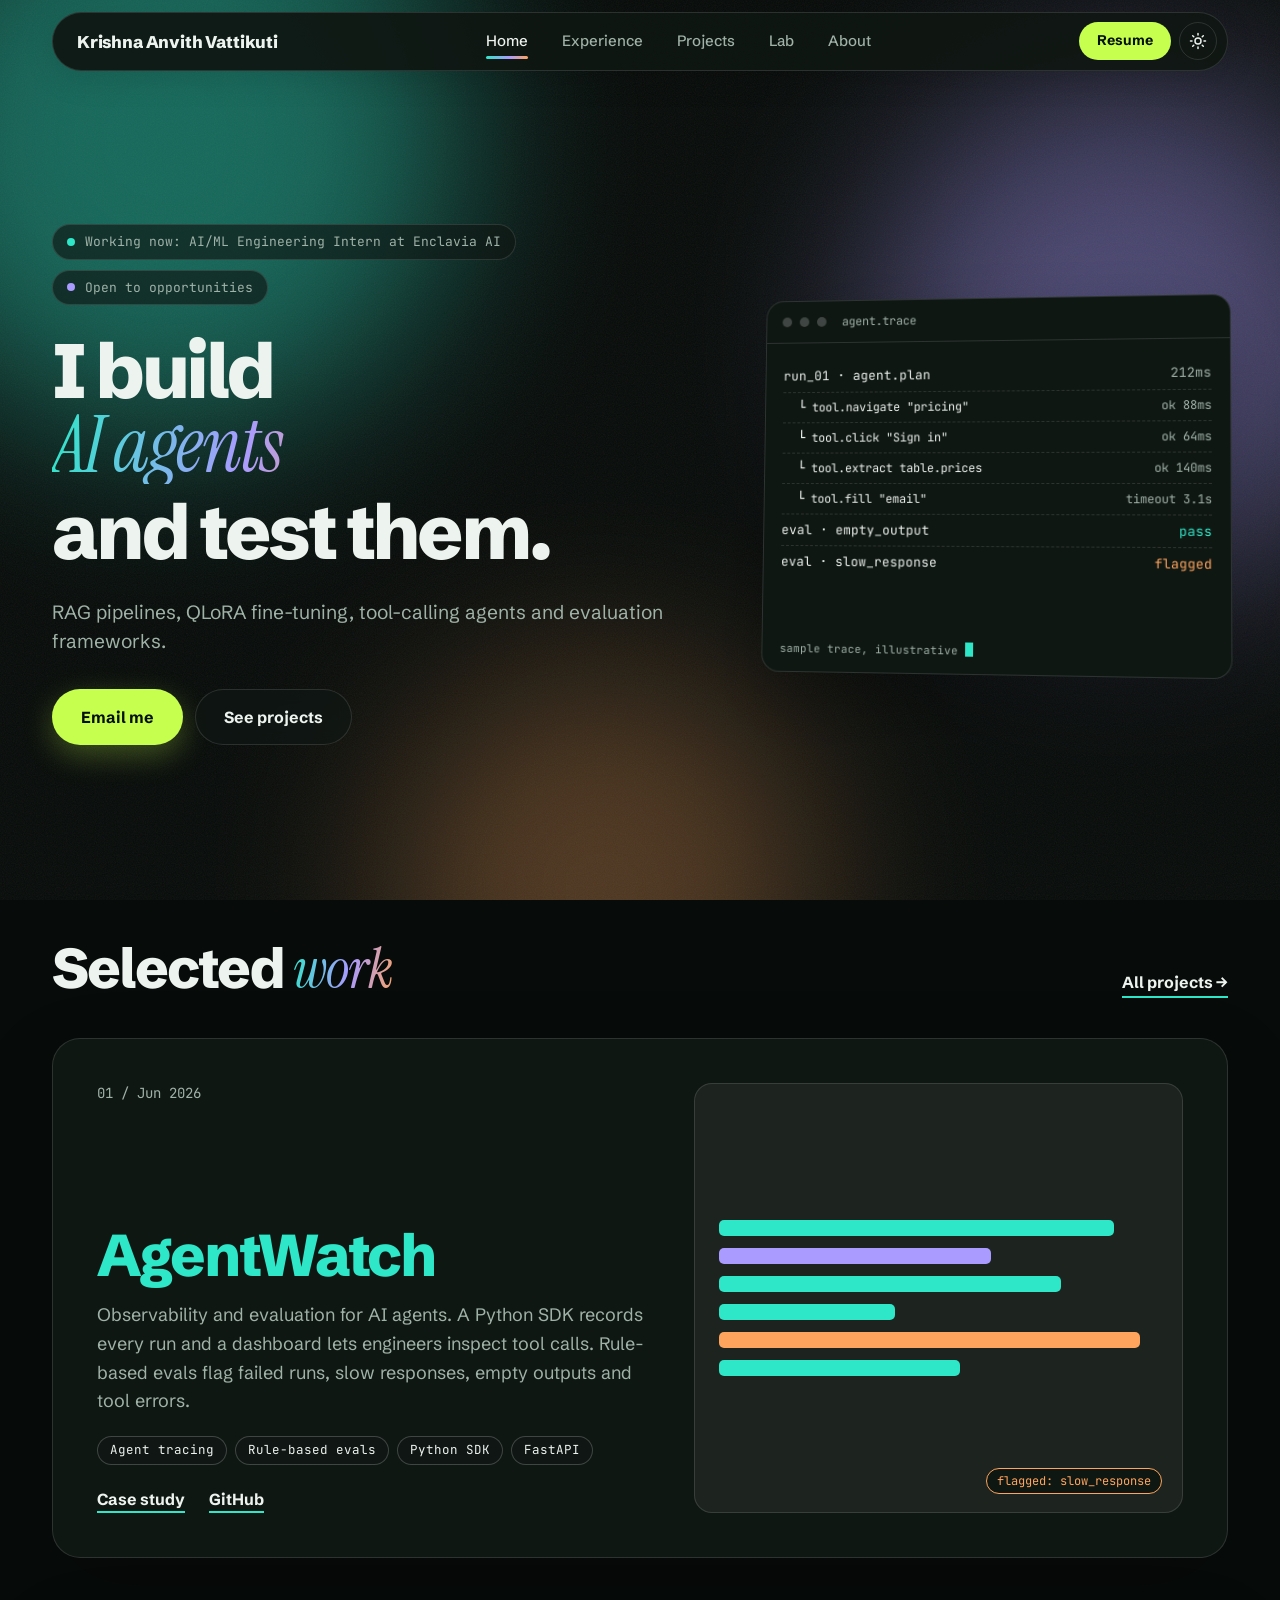
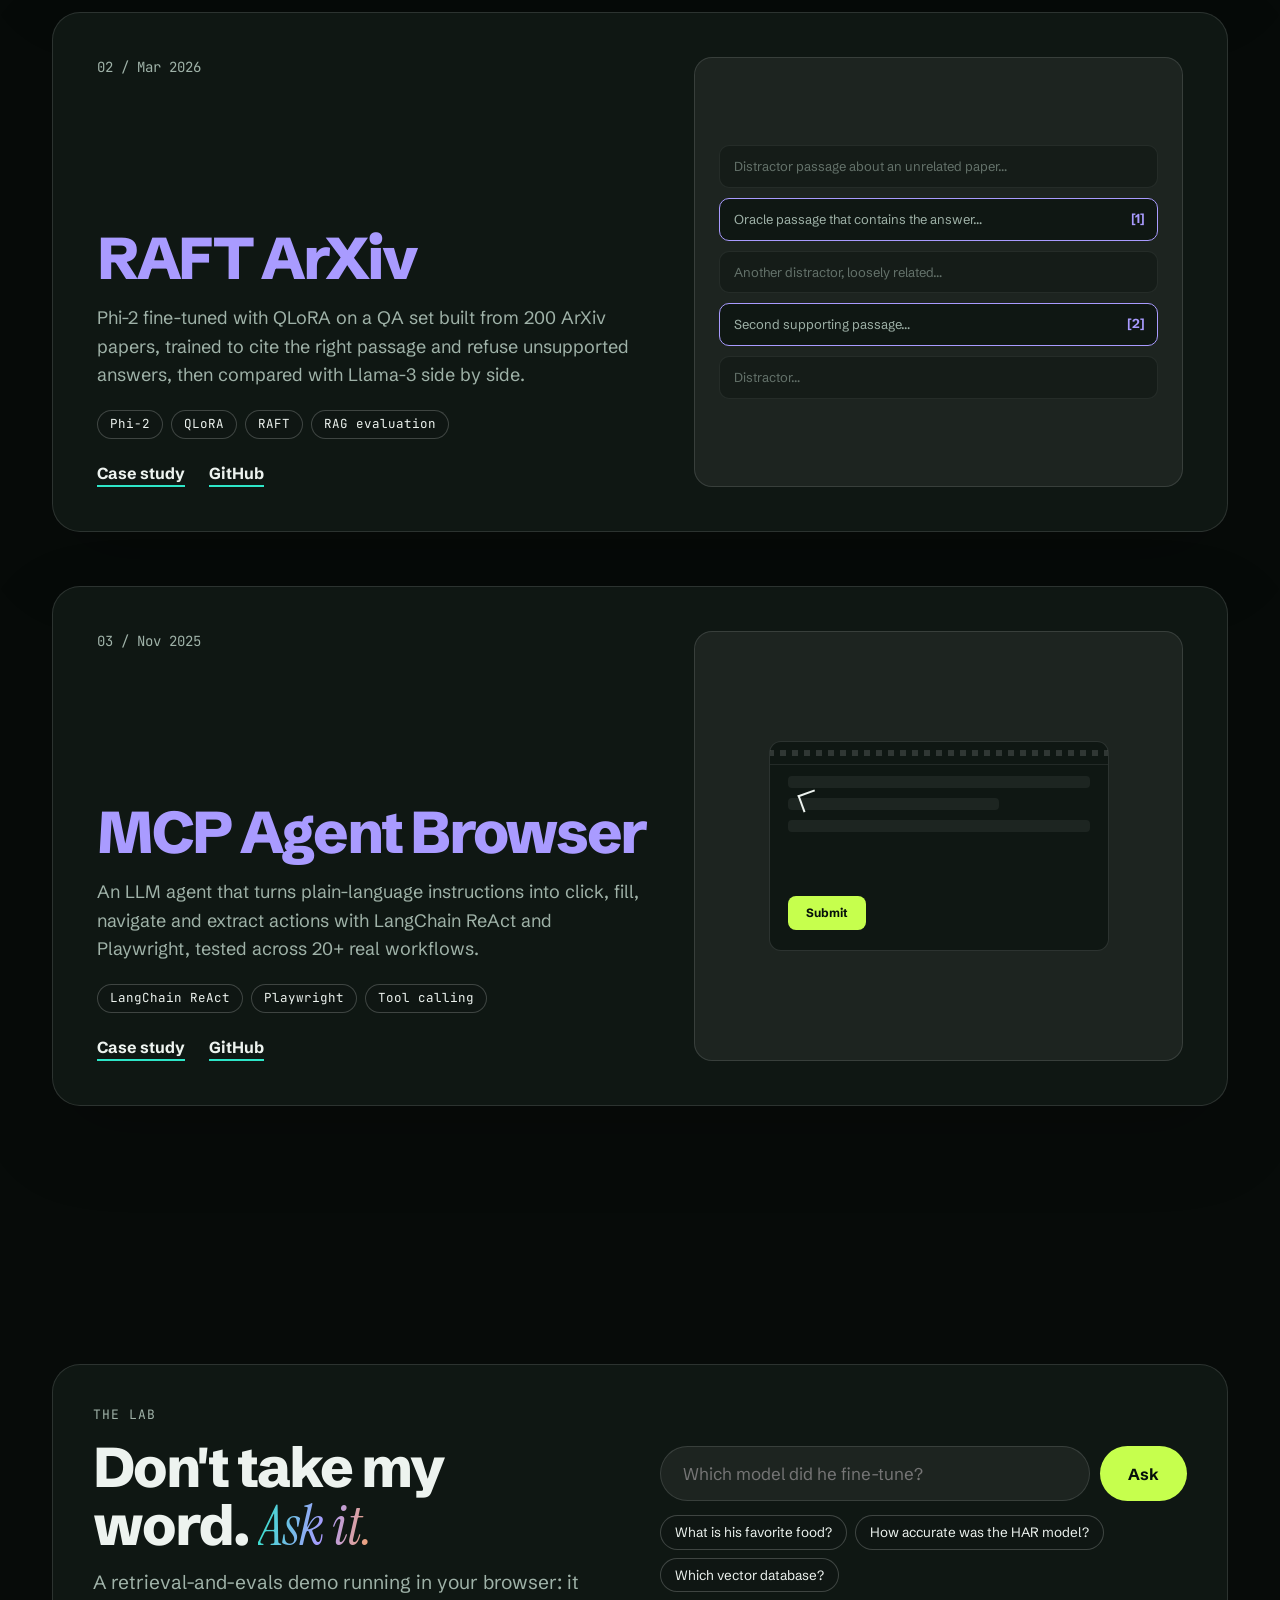
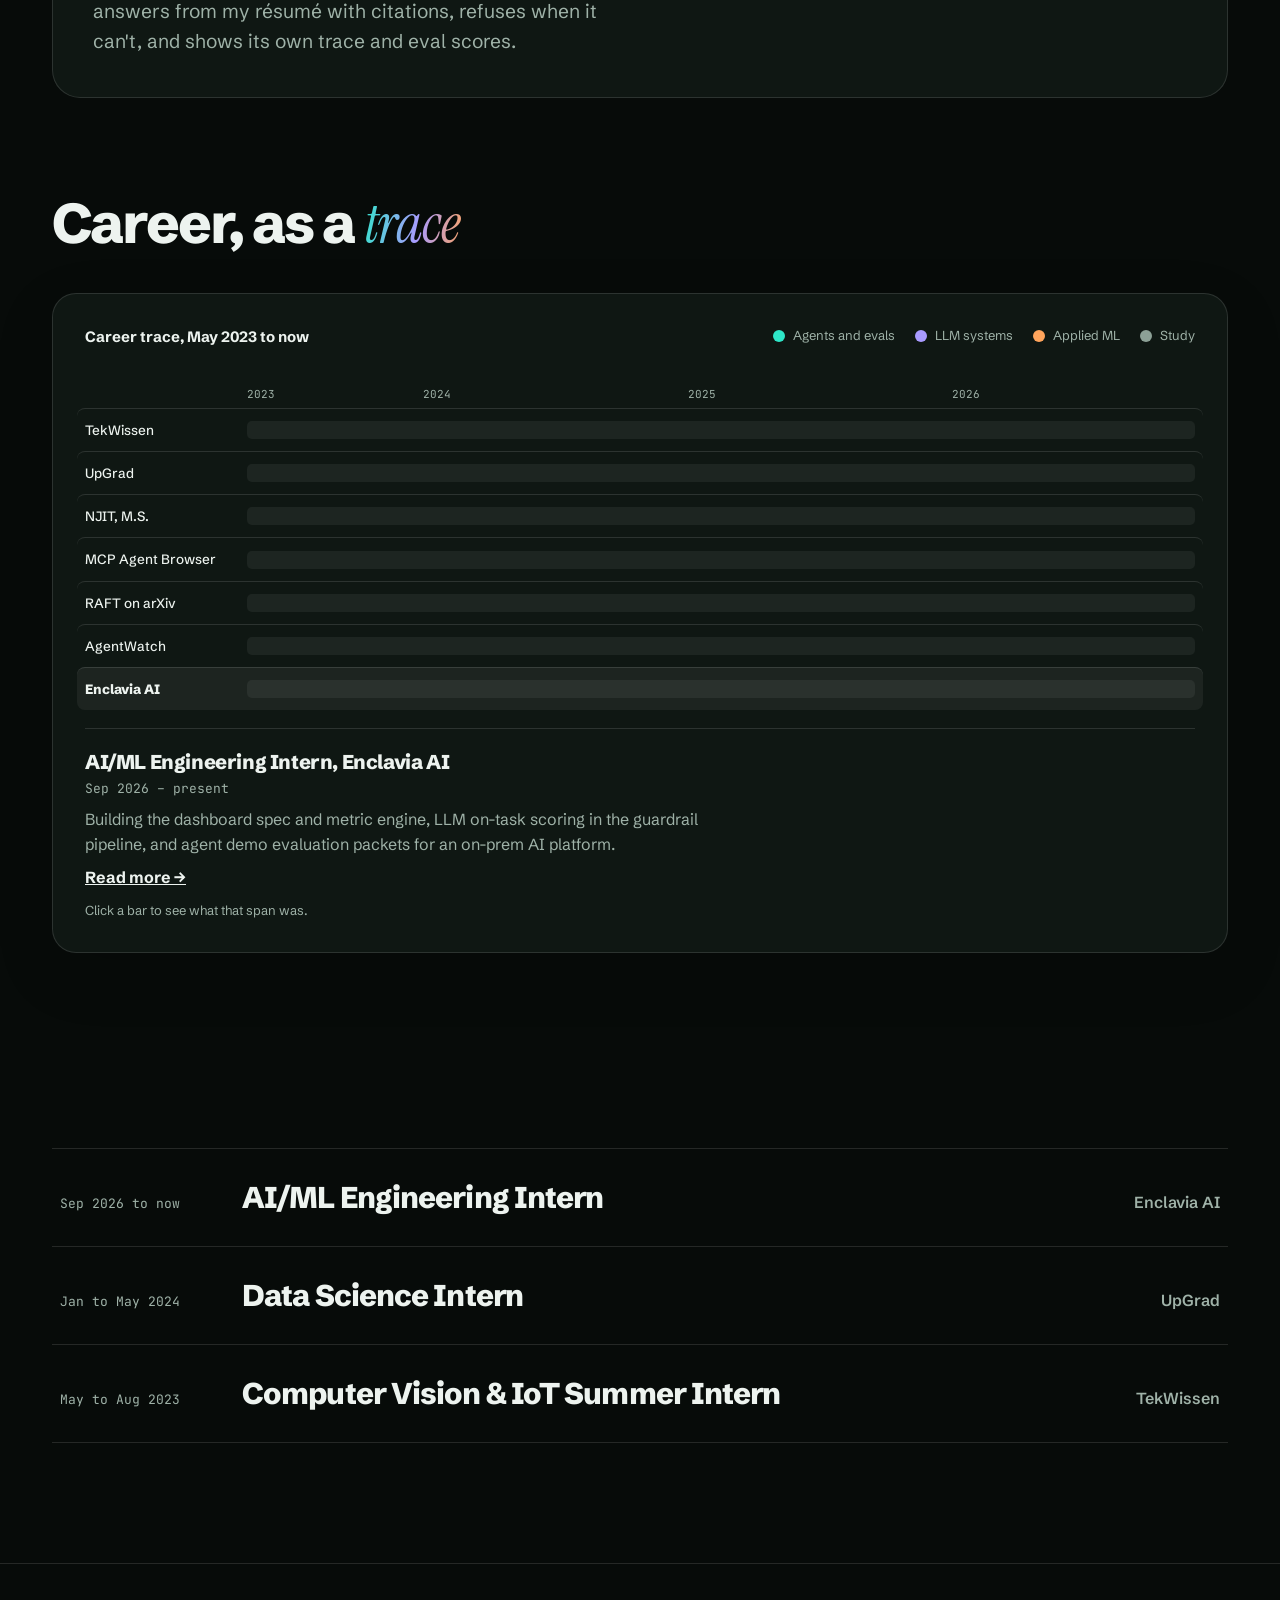
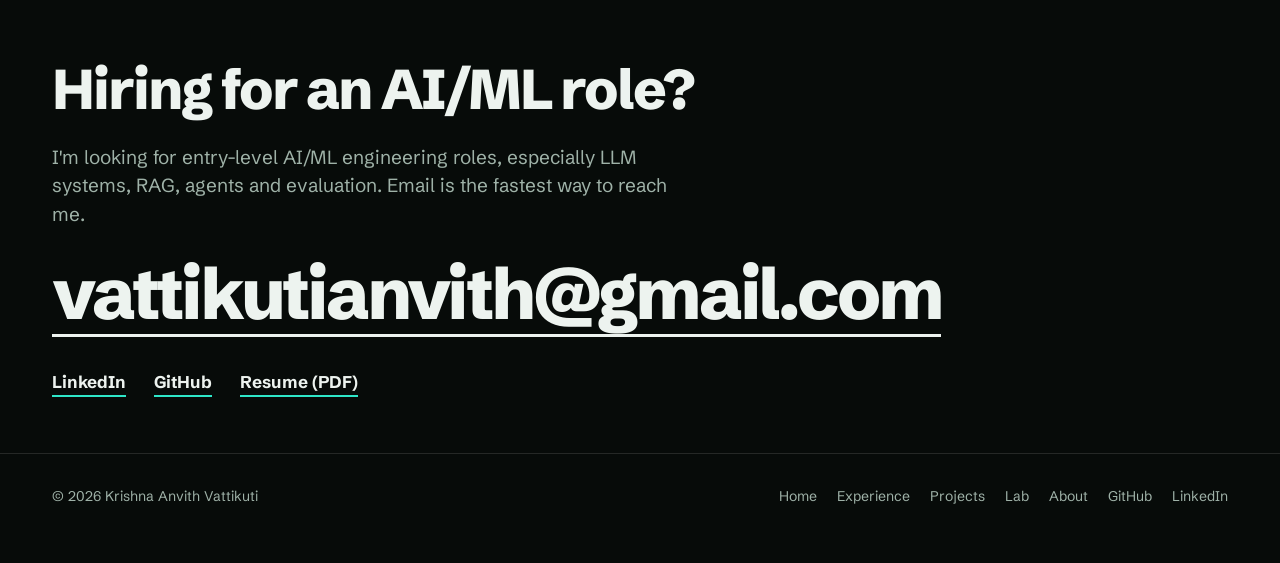
<file: index.html>
<!doctype html>
<html lang="en">
<head>
<meta charset="utf-8">
<meta name="viewport" content="width=device-width,initial-scale=1">
<title>Krishna Anvith Vattikuti | AI/ML Engineer</title>
<meta name="description" content="AI/ML engineer (M.S. Data Science) building LLM systems: RAG, fine-tuning, tool-calling agents and evaluation. Projects, experience and a live retrieval lab.">
<meta name="theme-color" content="#070B09">
<link rel="canonical" href="https://anvithanvi.github.io/Anvith-Portfolio/">
<meta property="og:title" content="Krishna Anvith Vattikuti | AI/ML Engineer"><meta property="og:description" content="AI/ML engineer (M.S. Data Science) building LLM systems: RAG, fine-tuning, tool-calling agents and evaluation. Projects, experience and a live retrieval lab."><meta property="og:type" content="website"><meta property="og:site_name" content="Krishna Anvith Vattikuti"><meta property="og:url" content="https://anvithanvi.github.io/Anvith-Portfolio/">
<meta property="og:image" content="https://anvithanvi.github.io/Anvith-Portfolio/img/og.jpg"><meta property="og:image:width" content="1200"><meta property="og:image:height" content="630"><meta property="og:image:alt" content="Krishna Anvith Vattikuti, AI/ML engineer: LLM systems, agents and evaluation">
<meta name="twitter:card" content="summary_large_image"><meta name="twitter:title" content="Krishna Anvith Vattikuti | AI/ML Engineer"><meta name="twitter:description" content="AI/ML engineer (M.S. Data Science) building LLM systems: RAG, fine-tuning, tool-calling agents and evaluation. Projects, experience and a live retrieval lab."><meta name="twitter:image" content="https://anvithanvi.github.io/Anvith-Portfolio/img/og.jpg">
<link rel="apple-touch-icon" href="img/apple-touch-icon.png">
<link rel="icon" href="data:image/svg+xml,%3Csvg xmlns=%27http://www.w3.org/2000/svg%27 viewBox=%270 0 32 32%27%3E%3Crect width=%2732%27 height=%2732%27 rx=%277%27 fill=%27%23070B09%27/%3E%3Cpath d=%27M8 23 16 8l8 15M11.5 18h9%27 stroke=%27%232EE6C8%27 stroke-width=%273%27 fill=%27none%27 stroke-linecap=%27round%27 stroke-linejoin=%27round%27/%3E%3C/svg%3E">
<script>(function(){var d=document.documentElement,t=null;try{t=localStorage.getItem('av-theme')}catch(e){}if(!t){try{t=sessionStorage.getItem('av-theme')}catch(e){}}if(!t){var m=/^av-theme:(dark|light)$/.exec(window.name||'');if(m)t=m[1]}d.setAttribute('data-theme',t==='light'?'light':'dark');if(!('CSSViewTransitionRule' in window))d.classList.add('no-vt');d.classList.add('js');setTimeout(function(){d.classList.add('go')},2000)})()</script>
<link rel="preconnect" href="https://fonts.googleapis.com"><link rel="preconnect" href="https://fonts.gstatic.com" crossorigin>
<link href="https://fonts.googleapis.com/css2?family=Instrument+Serif:ital@0;1&family=JetBrains+Mono:wght@400;500&family=Schibsted+Grotesk:wght@400;500;600;700;800&display=swap" rel="stylesheet">
<link rel="stylesheet" href="style.css">
<script type="application/ld+json">{"@context": "https://schema.org", "@type": "Person", "name": "Krishna Anvith Vattikuti", "alternateName": "Anvith Vattikuti", "jobTitle": "AI/ML Engineer", "url": "https://anvithanvi.github.io/Anvith-Portfolio/", "image": "https://anvithanvi.github.io/Anvith-Portfolio/Pf.jpg", "description": "AI/ML engineer building LLM systems: RAG, fine-tuning, tool-calling agents and evaluation.", "alumniOf": [{"@type": "CollegeOrUniversity", "name": "New Jersey Institute of Technology"}, {"@type": "CollegeOrUniversity", "name": "Lovely Professional University"}], "worksFor": {"@type": "Organization", "name": "Enclavia AI"}, "knowsAbout": ["Large language models", "Retrieval-augmented generation", "AI agents", "LLM evaluation", "Fine-tuning", "Computer vision"], "sameAs": ["https://www.linkedin.com/in/anvithvattikuti", "https://github.com/AnvithAnvi"]}</script>
</head>
<body>
<div class="aurora" aria-hidden="true"><i></i><i></i><i></i></div><div class="glow" id="glow" aria-hidden="true"></div>
<div id="progress" aria-hidden="true"></div>
<header class="top"><div class="wrap"><div class="pill">
<a class="brand" href="index.html"><span class="full">Krishna Anvith Vattikuti</span><span class="short">Anvith V.</span></a>
<nav id="nav" aria-label="Primary"><a href="index.html" aria-current="page">Home<span class="ind"></span></a><a href="experience.html">Experience</a><a href="projects.html">Projects</a><a href="lab.html">Lab</a><a href="about.html">About</a><a class="nav-resume" href="Krishna_Anvith_Vattikuti_Resume.pdf">Resume</a></nav>
<div class="hright"><a class="btn-mini" href="Krishna_Anvith_Vattikuti_Resume.pdf">Resume</a><button class="theme" id="theme" type="button" aria-label="Switch to light theme" title="Toggle theme"><svg class="i-sun" viewBox="0 0 24 24" width="18" height="18" fill="none" stroke="currentColor" stroke-width="2" stroke-linecap="round" stroke-linejoin="round" aria-hidden="true"><circle cx="12" cy="12" r="4"/><path d="M12 2v2M12 20v2M4.93 4.93l1.41 1.41M17.66 17.66l1.41 1.41M2 12h2M20 12h2M4.93 19.07l1.41-1.41M17.66 6.34l1.41-1.41"/></svg><svg class="i-moon" viewBox="0 0 24 24" width="18" height="18" fill="none" stroke="currentColor" stroke-width="2" stroke-linecap="round" stroke-linejoin="round" aria-hidden="true"><path d="M21 12.8A9 9 0 1 1 11.2 3a7 7 0 0 0 9.8 9.8z"/></svg></button><button class="menu-btn" id="menu" type="button" aria-expanded="false" aria-controls="nav" aria-label="Open menu"><span></span><span></span></button></div>
</div></div></header>
<main>
<section class="hero"><div class="wrap hero-grid">
<div class="hero-copy">
<div class="status"><p class="eyebrow mono"><span class="dot"></span>Working now: AI/ML Engineering Intern at Enclavia AI</p><p class="eyebrow open mono"><span class="dot"></span>Open to opportunities</p></div>
<h1 id="headline"><span class="ln"><span style="--i:0">I build</span></span><span class="ln"><span style="--i:1"><span class="rot" id="rot"><span>LLM systems</span><span>AI agents</span><span>RAG pipelines</span></span></span></span><span class="ln"><span style="--i:2">and test them.</span></span></h1>
<p class="lede">RAG pipelines, QLoRA fine-tuning, tool-calling agents and evaluation frameworks.</p>
<div class="ctas"><a class="btn primary" href="mailto:vattikutianvith@gmail.com">Email me</a><a class="btn ghost" href="projects.html">See projects</a></div>
</div>
<div class="hero-side"><div class="term" aria-hidden="true">
<div class="term-bar mono"><i></i><i></i><i></i><span>agent.trace</span></div>
<ul class="log mono">
<li style="--i:0"><span>run_01 &middot; agent.plan</span><span class="t">212ms</span></li>
<li class="sp" style="--i:1;--in:16px"><span>&#9492; tool.navigate "pricing"</span><span class="ok">ok 88ms</span></li>
<li class="sp" style="--i:2;--in:16px"><span>&#9492; tool.click "Sign in"</span><span class="ok">ok 64ms</span></li>
<li class="sp" style="--i:3;--in:16px"><span>&#9492; tool.extract table.prices</span><span class="ok">ok 140ms</span></li>
<li class="sp" style="--i:4;--in:16px"><span>&#9492; tool.fill "email"</span><span class="warn">timeout 3.1s</span></li>
<li style="--i:5"><span>eval &middot; empty_output</span><span class="ok">pass</span></li>
<li class="evals" style="--i:6"><span>eval &middot; slow_response</span><span class="warn">flagged</span></li>
</ul>
<div class="term-foot mono">sample trace, illustrative <span class="caret"></span></div>
</div></div>
</div></section>
<section class="block"><div class="wrap">
<div class="sec-head"><h2 class="rv">Selected <em>work</em></h2><a class="rv" href="projects.html">All projects &rarr;</a></div>
<div class="cards"><article class="pcard spot" style="--n:0"><div class="info"><div class="num mono">01 / Jun 2026</div><h3 class="layer-agents"><a href="agentwatch.html">AgentWatch</a></h3><p>Observability and evaluation for AI agents. A Python SDK records every run and a dashboard lets engineers inspect tool calls. Rule-based evals flag failed runs, slow responses, empty outputs and tool errors.</p><div class="tags mono"><span>Agent tracing</span><span>Rule-based evals</span><span>Python SDK</span><span>FastAPI</span></div><div class="plinks"><a href="agentwatch.html">Case study</a><a href="https://github.com/AnvithAnvi/Agent-Watch">GitHub</a></div></div><div class="viz" aria-hidden="true"><div class="v-aw"><div style="--d:0s;width:90%"></div><div style="--d:.25s;width:62%"></div><div style="--d:.5s;width:78%"></div><div style="--d:.75s;width:40%"></div><div style="--d:1s;width:96%"></div><div style="--d:1.25s;width:55%"></div><span class="flag mono">flagged: slow_response</span></div></div></article><article class="pcard spot" style="--n:1"><div class="info"><div class="num mono">02 / Mar 2026</div><h3 class="layer-llm"><a href="raft-arxiv.html">RAFT ArXiv</a></h3><p>Phi-2 fine-tuned with QLoRA on a QA set built from 200 ArXiv papers, trained to cite the right passage and refuse unsupported answers, then compared with Llama-3 side by side.</p><div class="tags mono"><span>Phi-2</span><span>QLoRA</span><span>RAFT</span><span>RAG evaluation</span></div><div class="plinks"><a href="raft-arxiv.html">Case study</a><a href="https://github.com/AnvithAnvi/raft-arxiv">GitHub</a></div></div><div class="viz" aria-hidden="true"><div class="v-raft"><p>Distractor passage about an unrelated paper&hellip;</p><p class="hit">Oracle passage that contains the answer&hellip;</p><p>Another distractor, loosely related&hellip;</p><p class="hit">Second supporting passage&hellip;</p><p>Distractor&hellip;</p></div></div></article><article class="pcard spot" style="--n:2"><div class="info"><div class="num mono">03 / Nov 2025</div><h3 class="layer-llm"><a href="mcp-agent-browser.html">MCP Agent Browser</a></h3><p>An LLM agent that turns plain-language instructions into click, fill, navigate and extract actions with LangChain ReAct and Playwright, tested across 20+ real workflows.</p><div class="tags mono"><span>LangChain ReAct</span><span>Playwright</span><span>Tool calling</span></div><div class="plinks"><a href="mcp-agent-browser.html">Case study</a><a href="https://github.com/AnvithAnvi/Mcp_agent_browser">GitHub</a></div></div><div class="viz" aria-hidden="true"><div class="v-mcp"><div class="f"></div><div class="f"></div><div class="f"></div><div class="go-btn">Submit</div><div class="cur"></div></div></div></article></div>
</div></section>
<section class="block" style="padding-top:0"><div class="wrap"><div class="try rv spot">
<div><span class="kicker mono">The lab</span><h2>Don't take my word. <em>Ask it.</em></h2><p class="lede" style="margin-bottom:0">A retrieval-and-evals demo running in your browser: it answers from my résumé with citations, refuses when it can't, and shows its own trace and eval scores.</p></div>
<div><form action="lab.html" method="get" class="askrow"><input name="q" aria-label="Ask a question about Anvith" placeholder="Which model did he fine-tune?" autocomplete="off"><button type="submit">Ask</button></form>
<div class="qchips"><a href="lab.html?q=What%20is%20his%20favorite%20food%3F">What is his favorite food?</a><a href="lab.html?q=How%20accurate%20was%20the%20activity%20recognition%20model%3F">How accurate was the HAR model?</a><a href="lab.html?q=Which%20vector%20database%20does%20he%20use%3F">Which vector database?</a></div></div>
</div></div></section>
<section class="block" style="padding-top:0"><div class="wrap">
<div class="sec-head"><h2 class="rv">Career, as a <em>trace</em></h2></div>
<div class="trace spot" id="trace">
<div class="trace-head"><div class="trace-title">Career trace, May 2023 to now</div>
<div class="legend"><span><i style="background:var(--agents)"></i>Agents and evals</span><span><i style="background:var(--llm)"></i>LLM systems</span><span><i style="background:var(--ml)"></i>Applied ML</span><span><i style="background:var(--study)"></i>Study</span></div></div>
<div class="axis mono"><div></div><div class="ticks" id="ticks"></div></div>
<div class="rows" id="rows"></div>
<div class="detail" id="detail" aria-live="polite"></div>
<p class="hint">Click a bar to see what that span was.</p>
</div>
</div></section>
<section class="block" style="padding-top:0"><div class="wrap">
<div class="sec-head"><h2 class="rv">Where I have <em>worked</em></h2><a class="rv" href="experience.html">Full experience &rarr;</a></div>
<div class="xteaser rv">
<a class="xt" href="experience.html#enclavia"><span class="d mono">Sep 2026 to now</span><span class="r">AI/ML Engineering Intern</span><span class="c">Enclavia AI</span></a>
<a class="xt" href="experience.html#upgrad"><span class="d mono">Jan to May 2024</span><span class="r">Data Science Intern</span><span class="c">UpGrad</span></a>
<a class="xt" href="experience.html#tekwissen"><span class="d mono">May to Aug 2023</span><span class="r">Computer Vision &amp; IoT Summer Intern</span><span class="c">TekWissen</span></a>
</div></div></section>
<section class="contact"><div class="wrap">
<h2>Hiring for an AI/ML role?</h2>
<p>I'm looking for entry-level AI/ML engineering roles, especially LLM systems, RAG, agents and evaluation. Email is the fastest way to reach me.</p>
<a class="email" href="mailto:vattikutianvith@gmail.com">vattikutianvith@gmail.com</a>
<div class="links"><a href="https://linkedin.com/in/anvithvattikuti">LinkedIn</a><a href="https://github.com/AnvithAnvi">GitHub</a><a href="Krishna_Anvith_Vattikuti_Resume.pdf">Resume (PDF)</a></div>
</div></section>
</main>
<footer class="site"><div class="wrap">
<span>&copy; <span id="yr">2026</span> Krishna Anvith Vattikuti</span>
<nav aria-label="Footer"><a href="index.html">Home</a><a href="experience.html">Experience</a><a href="projects.html">Projects</a><a href="lab.html">Lab</a><a href="about.html">About</a><a href="https://github.com/AnvithAnvi">GitHub</a><a href="https://linkedin.com/in/anvithvattikuti">LinkedIn</a></nav>
</div></footer>
<script src="app.js"></script>
</body>
</html>
</file>
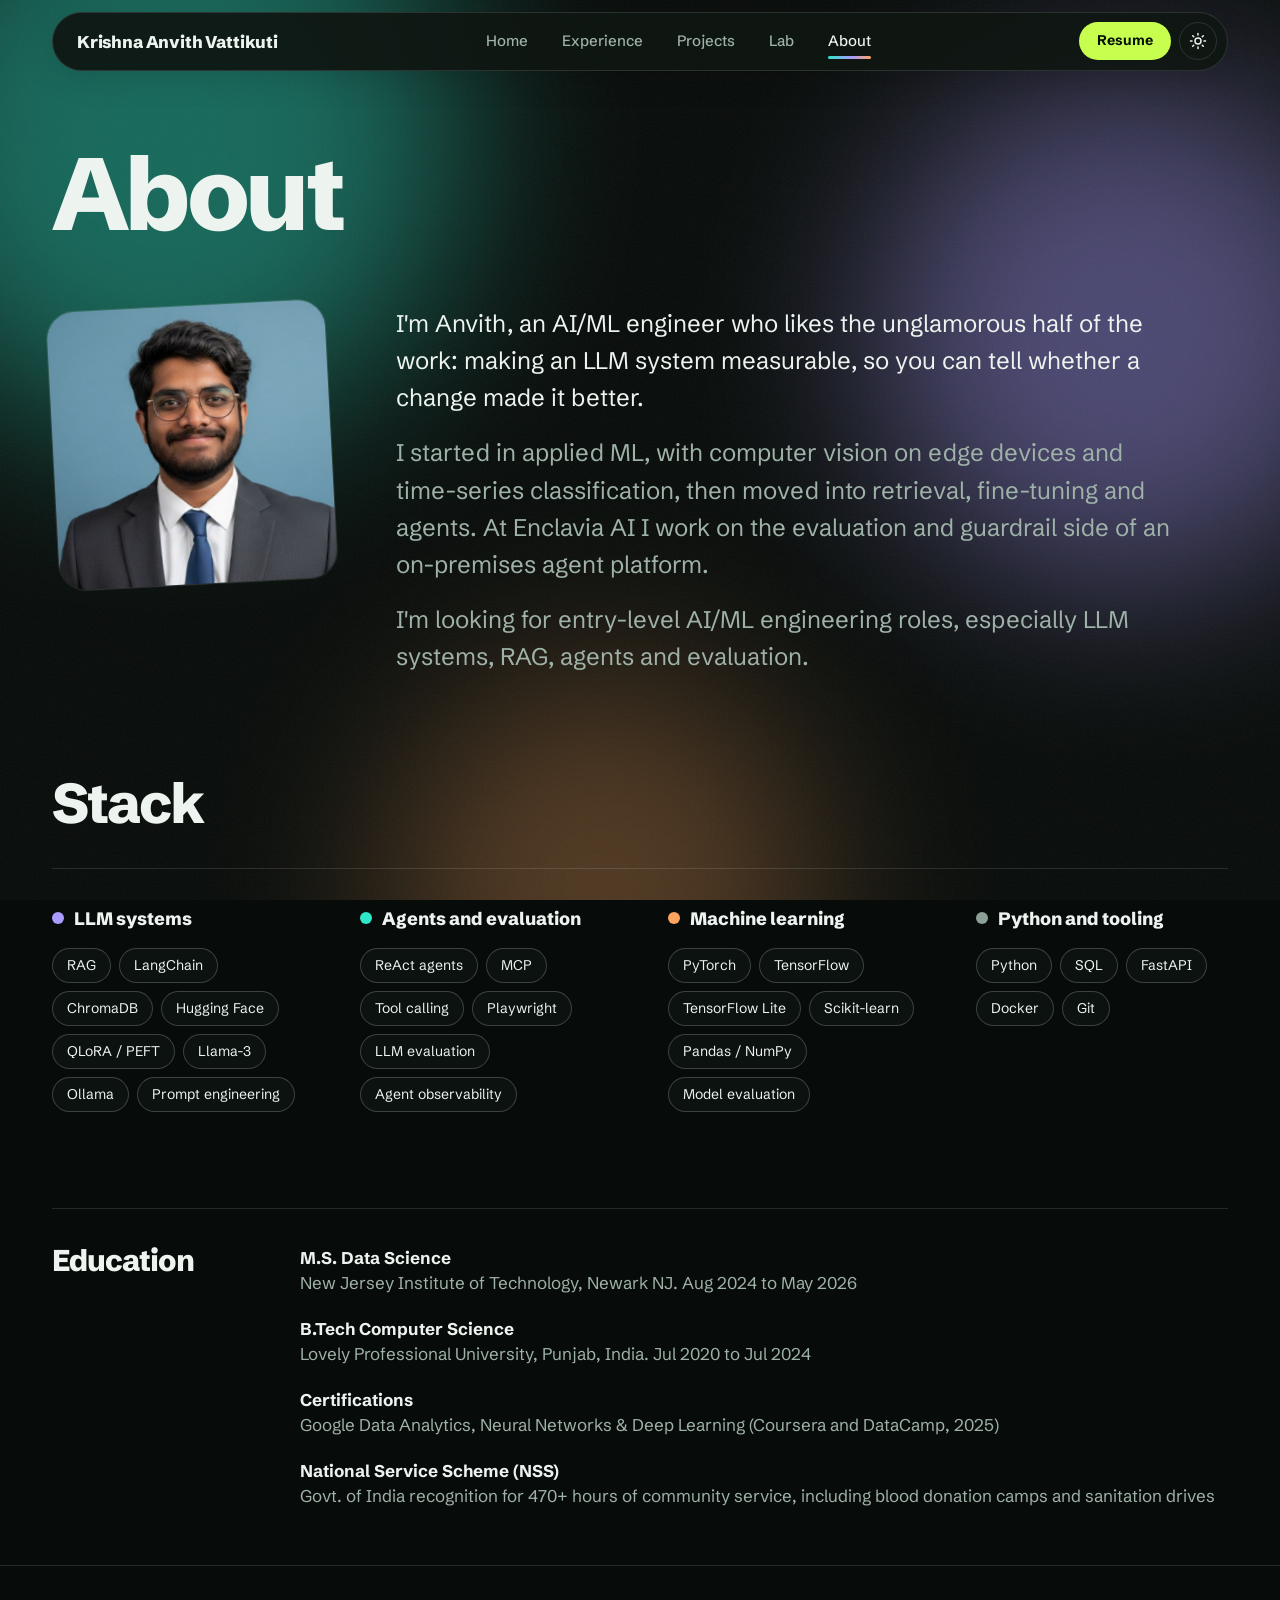
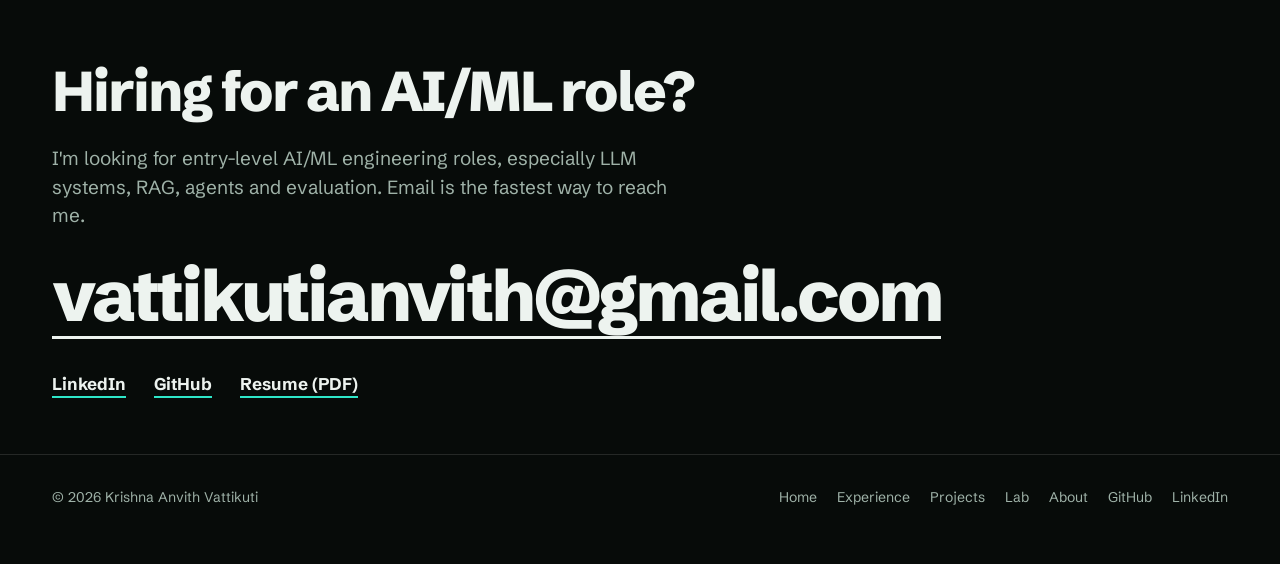
<file: about.html>
<!doctype html>
<html lang="en">
<head>
<meta charset="utf-8">
<meta name="viewport" content="width=device-width,initial-scale=1">
<title>About | Krishna Anvith Vattikuti</title>
<meta name="description" content="Background, skills and education: LLM systems, RAG, agents and evaluation, with an M.S. in Data Science from NJIT.">
<meta name="theme-color" content="#070B09">
<link rel="canonical" href="https://anvithanvi.github.io/Anvith-Portfolio/about.html">
<meta property="og:title" content="About | Krishna Anvith Vattikuti"><meta property="og:description" content="Background, skills and education: LLM systems, RAG, agents and evaluation, with an M.S. in Data Science from NJIT."><meta property="og:type" content="website"><meta property="og:site_name" content="Krishna Anvith Vattikuti"><meta property="og:url" content="https://anvithanvi.github.io/Anvith-Portfolio/about.html">
<meta property="og:image" content="https://anvithanvi.github.io/Anvith-Portfolio/img/og.jpg"><meta property="og:image:width" content="1200"><meta property="og:image:height" content="630"><meta property="og:image:alt" content="Krishna Anvith Vattikuti, AI/ML engineer: LLM systems, agents and evaluation">
<meta name="twitter:card" content="summary_large_image"><meta name="twitter:title" content="About | Krishna Anvith Vattikuti"><meta name="twitter:description" content="Background, skills and education: LLM systems, RAG, agents and evaluation, with an M.S. in Data Science from NJIT."><meta name="twitter:image" content="https://anvithanvi.github.io/Anvith-Portfolio/img/og.jpg">
<link rel="apple-touch-icon" href="img/apple-touch-icon.png">
<link rel="icon" href="data:image/svg+xml,%3Csvg xmlns=%27http://www.w3.org/2000/svg%27 viewBox=%270 0 32 32%27%3E%3Crect width=%2732%27 height=%2732%27 rx=%277%27 fill=%27%23070B09%27/%3E%3Cpath d=%27M8 23 16 8l8 15M11.5 18h9%27 stroke=%27%232EE6C8%27 stroke-width=%273%27 fill=%27none%27 stroke-linecap=%27round%27 stroke-linejoin=%27round%27/%3E%3C/svg%3E">
<script>(function(){var d=document.documentElement,t=null;try{t=localStorage.getItem('av-theme')}catch(e){}if(!t){try{t=sessionStorage.getItem('av-theme')}catch(e){}}if(!t){var m=/^av-theme:(dark|light)$/.exec(window.name||'');if(m)t=m[1]}d.setAttribute('data-theme',t==='light'?'light':'dark');if(!('CSSViewTransitionRule' in window))d.classList.add('no-vt');d.classList.add('js');setTimeout(function(){d.classList.add('go')},2000)})()</script>
<link rel="preconnect" href="https://fonts.googleapis.com"><link rel="preconnect" href="https://fonts.gstatic.com" crossorigin>
<link href="https://fonts.googleapis.com/css2?family=Instrument+Serif:ital@0;1&family=JetBrains+Mono:wght@400;500&family=Schibsted+Grotesk:wght@400;500;600;700;800&display=swap" rel="stylesheet">
<link rel="stylesheet" href="style.css">
</head>
<body>
<div class="aurora" aria-hidden="true"><i></i><i></i><i></i></div><div class="glow" id="glow" aria-hidden="true"></div>
<div id="progress" aria-hidden="true"></div>
<header class="top"><div class="wrap"><div class="pill">
<a class="brand" href="index.html"><span class="full">Krishna Anvith Vattikuti</span><span class="short">Anvith V.</span></a>
<nav id="nav" aria-label="Primary"><a href="index.html">Home</a><a href="experience.html">Experience</a><a href="projects.html">Projects</a><a href="lab.html">Lab</a><a href="about.html" aria-current="page">About<span class="ind"></span></a><a class="nav-resume" href="Krishna_Anvith_Vattikuti_Resume.pdf">Resume</a></nav>
<div class="hright"><a class="btn-mini" href="Krishna_Anvith_Vattikuti_Resume.pdf">Resume</a><button class="theme" id="theme" type="button" aria-label="Switch to light theme" title="Toggle theme"><svg class="i-sun" viewBox="0 0 24 24" width="18" height="18" fill="none" stroke="currentColor" stroke-width="2" stroke-linecap="round" stroke-linejoin="round" aria-hidden="true"><circle cx="12" cy="12" r="4"/><path d="M12 2v2M12 20v2M4.93 4.93l1.41 1.41M17.66 17.66l1.41 1.41M2 12h2M20 12h2M4.93 19.07l1.41-1.41M17.66 6.34l1.41-1.41"/></svg><svg class="i-moon" viewBox="0 0 24 24" width="18" height="18" fill="none" stroke="currentColor" stroke-width="2" stroke-linecap="round" stroke-linejoin="round" aria-hidden="true"><path d="M21 12.8A9 9 0 1 1 11.2 3a7 7 0 0 0 9.8 9.8z"/></svg></button><button class="menu-btn" id="menu" type="button" aria-expanded="false" aria-controls="nav" aria-label="Open menu"><span></span><span></span></button></div>
</div></div></header>
<main>
<div class="wrap"><section class="page-hero"><h1 class="page-title" id="headline"><span class="ln"><span style="--i:0">About</span></span></h1></section>
<div class="about rv"><img src="Pf.jpg" alt="Portrait of Krishna Anvith Vattikuti" width="240" height="240"><div class="copy">
<p>I'm Anvith, an AI/ML engineer who likes the unglamorous half of the work: making an LLM system measurable, so you can tell whether a change made it better.</p>
<p>I started in applied ML, with computer vision on edge devices and time-series classification, then moved into retrieval, fine-tuning and agents. At Enclavia AI I work on the evaluation and guardrail side of an on-premises agent platform.</p>
<p>I'm looking for entry-level AI/ML engineering roles, especially LLM systems, RAG, agents and evaluation.</p>
</div></div>
<section class="block" style="padding-top:0"><h2>Stack</h2><div class="stack rv">
<div class="sgroup rv"><h3><i style="background:var(--llm)"></i>LLM systems</h3><div class="chips"><span>RAG</span><span>LangChain</span><span>ChromaDB</span><span>Hugging Face</span><span>QLoRA / PEFT</span><span>Llama-3</span><span>Ollama</span><span>Prompt engineering</span></div></div>
<div class="sgroup rv"><h3><i style="background:var(--agents)"></i>Agents and evaluation</h3><div class="chips"><span>ReAct agents</span><span>MCP</span><span>Tool calling</span><span>Playwright</span><span>LLM evaluation</span><span>Agent observability</span></div></div>
<div class="sgroup rv"><h3><i style="background:var(--ml)"></i>Machine learning</h3><div class="chips"><span>PyTorch</span><span>TensorFlow</span><span>TensorFlow Lite</span><span>Scikit-learn</span><span>Pandas / NumPy</span><span>Model evaluation</span></div></div>
<div class="sgroup rv"><h3><i style="background:var(--study)"></i>Python and tooling</h3><div class="chips"><span>Python</span><span>SQL</span><span>FastAPI</span><span>Docker</span><span>Git</span></div></div>
</div></section>
<section class="facts-list rv"><h2>Education</h2><div class="list">
<div><strong>M.S. Data Science</strong><div class="sub">New Jersey Institute of Technology, Newark NJ. Aug 2024 to May 2026</div></div>
<div><strong>B.Tech Computer Science</strong><div class="sub">Lovely Professional University, Punjab, India. Jul 2020 to Jul 2024</div></div>
<div><strong>Certifications</strong><div class="sub">Google Data Analytics, Neural Networks &amp; Deep Learning (Coursera and DataCamp, 2025)</div></div>
<div><strong>National Service Scheme (NSS)</strong><div class="sub">Govt. of India recognition for 470+ hours of community service, including blood donation camps and sanitation drives</div></div>
</div></section></div>
<section class="contact"><div class="wrap">
<h2>Hiring for an AI/ML role?</h2>
<p>I'm looking for entry-level AI/ML engineering roles, especially LLM systems, RAG, agents and evaluation. Email is the fastest way to reach me.</p>
<a class="email" href="mailto:vattikutianvith@gmail.com">vattikutianvith@gmail.com</a>
<div class="links"><a href="https://linkedin.com/in/anvithvattikuti">LinkedIn</a><a href="https://github.com/AnvithAnvi">GitHub</a><a href="Krishna_Anvith_Vattikuti_Resume.pdf">Resume (PDF)</a></div>
</div></section>
</main>
<footer class="site"><div class="wrap">
<span>&copy; <span id="yr">2026</span> Krishna Anvith Vattikuti</span>
<nav aria-label="Footer"><a href="index.html">Home</a><a href="experience.html">Experience</a><a href="projects.html">Projects</a><a href="lab.html">Lab</a><a href="about.html">About</a><a href="https://github.com/AnvithAnvi">GitHub</a><a href="https://linkedin.com/in/anvithvattikuti">LinkedIn</a></nav>
</div></footer>
<script src="app.js"></script>
</body>
</html>
</file>
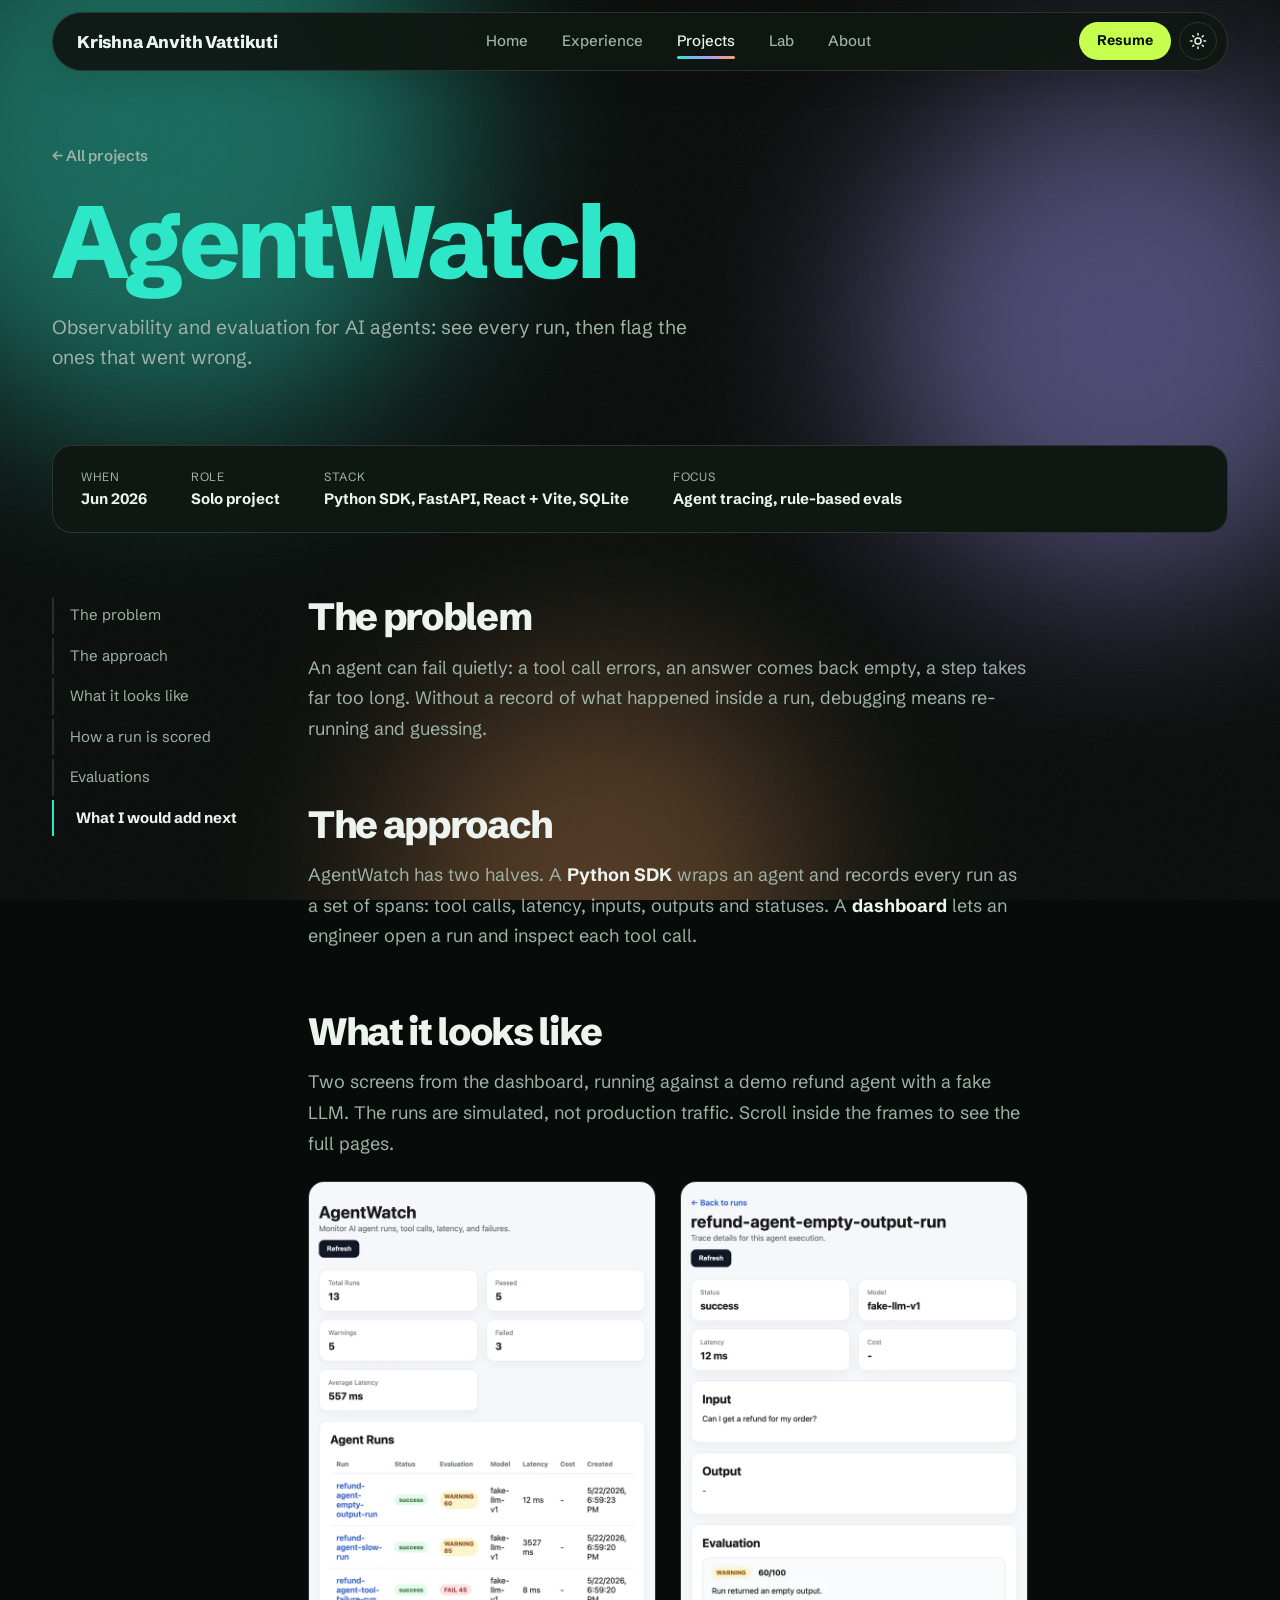
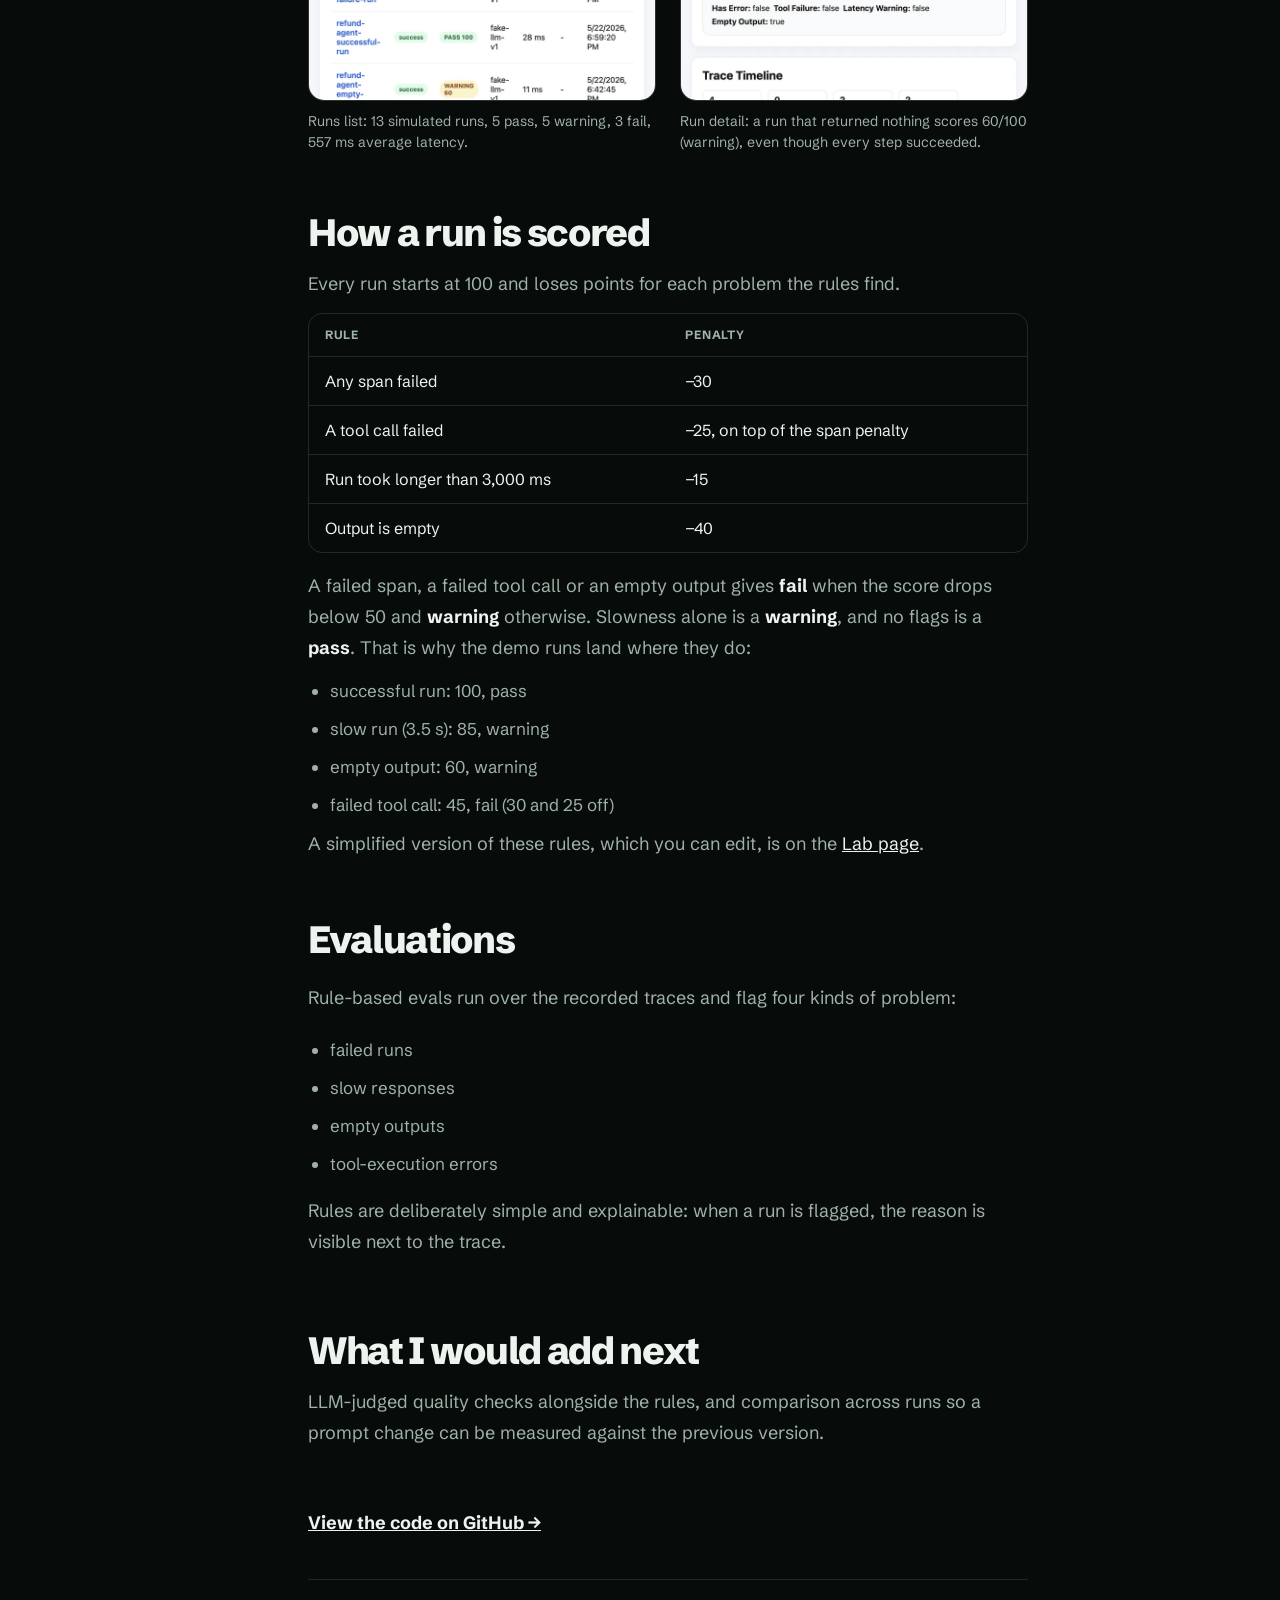
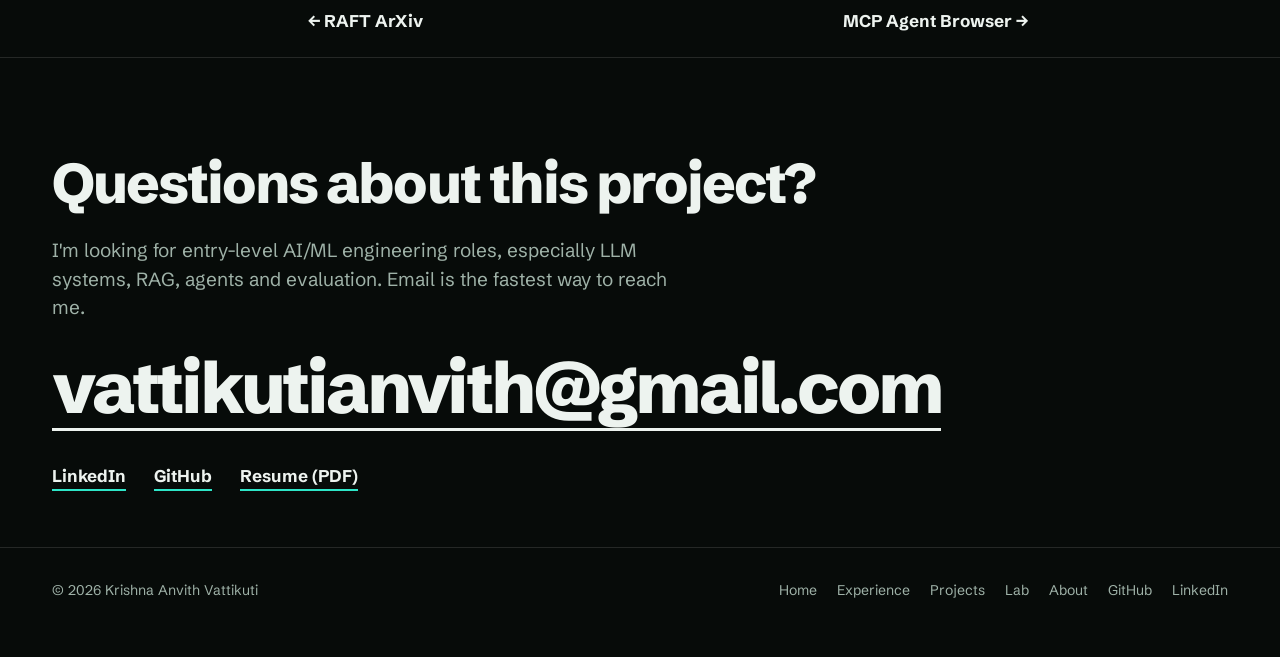
<file: agentwatch.html>
<!doctype html>
<html lang="en">
<head>
<meta charset="utf-8">
<meta name="viewport" content="width=device-width,initial-scale=1">
<title>AgentWatch | Krishna Anvith Vattikuti</title>
<meta name="description" content="Observability and evaluation for AI agents: see every run, then flag the ones that went wrong.">
<meta name="theme-color" content="#070B09">
<link rel="canonical" href="https://anvithanvi.github.io/Anvith-Portfolio/agentwatch.html">
<meta property="og:title" content="AgentWatch | Krishna Anvith Vattikuti"><meta property="og:description" content="Observability and evaluation for AI agents: see every run, then flag the ones that went wrong."><meta property="og:type" content="website"><meta property="og:site_name" content="Krishna Anvith Vattikuti"><meta property="og:url" content="https://anvithanvi.github.io/Anvith-Portfolio/agentwatch.html">
<meta property="og:image" content="https://anvithanvi.github.io/Anvith-Portfolio/img/og.jpg"><meta property="og:image:width" content="1200"><meta property="og:image:height" content="630"><meta property="og:image:alt" content="Krishna Anvith Vattikuti, AI/ML engineer: LLM systems, agents and evaluation">
<meta name="twitter:card" content="summary_large_image"><meta name="twitter:title" content="AgentWatch | Krishna Anvith Vattikuti"><meta name="twitter:description" content="Observability and evaluation for AI agents: see every run, then flag the ones that went wrong."><meta name="twitter:image" content="https://anvithanvi.github.io/Anvith-Portfolio/img/og.jpg">
<link rel="apple-touch-icon" href="img/apple-touch-icon.png">
<link rel="icon" href="data:image/svg+xml,%3Csvg xmlns=%27http://www.w3.org/2000/svg%27 viewBox=%270 0 32 32%27%3E%3Crect width=%2732%27 height=%2732%27 rx=%277%27 fill=%27%23070B09%27/%3E%3Cpath d=%27M8 23 16 8l8 15M11.5 18h9%27 stroke=%27%232EE6C8%27 stroke-width=%273%27 fill=%27none%27 stroke-linecap=%27round%27 stroke-linejoin=%27round%27/%3E%3C/svg%3E">
<script>(function(){var d=document.documentElement,t=null;try{t=localStorage.getItem('av-theme')}catch(e){}if(!t){try{t=sessionStorage.getItem('av-theme')}catch(e){}}if(!t){var m=/^av-theme:(dark|light)$/.exec(window.name||'');if(m)t=m[1]}d.setAttribute('data-theme',t==='light'?'light':'dark');if(!('CSSViewTransitionRule' in window))d.classList.add('no-vt');d.classList.add('js');setTimeout(function(){d.classList.add('go')},2000)})()</script>
<link rel="preconnect" href="https://fonts.googleapis.com"><link rel="preconnect" href="https://fonts.gstatic.com" crossorigin>
<link href="https://fonts.googleapis.com/css2?family=Instrument+Serif:ital@0;1&family=JetBrains+Mono:wght@400;500&family=Schibsted+Grotesk:wght@400;500;600;700;800&display=swap" rel="stylesheet">
<link rel="stylesheet" href="style.css">
</head>
<body>
<div class="aurora" aria-hidden="true"><i></i><i></i><i></i></div><div class="glow" id="glow" aria-hidden="true"></div>
<div id="progress" aria-hidden="true"></div>
<header class="top"><div class="wrap"><div class="pill">
<a class="brand" href="index.html"><span class="full">Krishna Anvith Vattikuti</span><span class="short">Anvith V.</span></a>
<nav id="nav" aria-label="Primary"><a href="index.html">Home</a><a href="experience.html">Experience</a><a href="projects.html" aria-current="page">Projects<span class="ind"></span></a><a href="lab.html">Lab</a><a href="about.html">About</a><a class="nav-resume" href="Krishna_Anvith_Vattikuti_Resume.pdf">Resume</a></nav>
<div class="hright"><a class="btn-mini" href="Krishna_Anvith_Vattikuti_Resume.pdf">Resume</a><button class="theme" id="theme" type="button" aria-label="Switch to light theme" title="Toggle theme"><svg class="i-sun" viewBox="0 0 24 24" width="18" height="18" fill="none" stroke="currentColor" stroke-width="2" stroke-linecap="round" stroke-linejoin="round" aria-hidden="true"><circle cx="12" cy="12" r="4"/><path d="M12 2v2M12 20v2M4.93 4.93l1.41 1.41M17.66 17.66l1.41 1.41M2 12h2M20 12h2M4.93 19.07l1.41-1.41M17.66 6.34l1.41-1.41"/></svg><svg class="i-moon" viewBox="0 0 24 24" width="18" height="18" fill="none" stroke="currentColor" stroke-width="2" stroke-linecap="round" stroke-linejoin="round" aria-hidden="true"><path d="M21 12.8A9 9 0 1 1 11.2 3a7 7 0 0 0 9.8 9.8z"/></svg></button><button class="menu-btn" id="menu" type="button" aria-expanded="false" aria-controls="nav" aria-label="Open menu"><span></span><span></span></button></div>
</div></div></header>
<main>
<div class="wrap"><section class="page-hero"><a class="crumb" href="projects.html">&larr; All projects</a><h1 class="page-title layer-agents" id="headline"><span class="ln"><span style="--i:0">AgentWatch</span></span></h1><p class="lede">Observability and evaluation for AI agents: see every run, then flag the ones that went wrong.</p></section>
<dl class="facts spot"><div><dt>When</dt><dd>Jun 2026</dd></div><div><dt>Role</dt><dd>Solo project</dd></div><div><dt>Stack</dt><dd>Python SDK, FastAPI, React + Vite, SQLite</dd></div><div><dt>Focus</dt><dd>Agent tracing, rule-based evals</dd></div></dl>
<div class="cs"><nav class="toc" aria-label="On this page"><a href="#problem">The problem</a><a href="#approach">The approach</a><a href="#see">What it looks like</a><a href="#scoring">How a run is scored</a><a href="#evals">Evaluations</a><a href="#next">What I would add next</a></nav><div class="cs-body"><section id="problem"><h2>The problem</h2><p>An agent can fail quietly: a tool call errors, an answer comes back empty, a step takes far too long. Without a record of what happened inside a run, debugging means re-running and guessing.</p></section><section id="approach"><h2>The approach</h2><p>AgentWatch has two halves. A <strong>Python SDK</strong> wraps an agent and records every run as a set of spans: tool calls, latency, inputs, outputs and statuses. A <strong>dashboard</strong> lets an engineer open a run and inspect each tool call.</p></section><section id="see"><h2>What it looks like</h2><p>Two screens from the dashboard, running against a demo refund agent with a fake LLM. The runs are simulated, not production traffic. Scroll inside the frames to see the full pages.</p><div class="shots"><figure class="shot"><div class="shot-frame" tabindex="0" role="group" aria-label="Scrollable screenshot of the runs list"><img src="img/agentwatch-runs.webp" width="720" height="1956" loading="lazy" alt="AgentWatch runs list showing 13 runs: 5 passed, 5 warnings, 3 failed, 557 ms average latency, each run with a pass, warning or fail badge and a score"></div><figcaption>Runs list: 13 simulated runs, 5 pass, 5 warning, 3 fail, 557 ms average latency.</figcaption></figure><figure class="shot"><div class="shot-frame" tabindex="0" role="group" aria-label="Scrollable screenshot of a run detail page"><img src="img/agentwatch-run-detail.webp" width="720" height="2650" loading="lazy" alt="AgentWatch run detail for a run that returned an empty output: warning, 60 out of 100, with a four-step trace timeline showing each step input and output"></div><figcaption>Run detail: a run that returned nothing scores 60/100 (warning), even though every step succeeded.</figcaption></figure></div></section><section id="scoring"><h2>How a run is scored</h2><p>Every run starts at 100 and loses points for each problem the rules find.</p><div class="tbl-wrap"><table class="cs-tbl"><thead><tr><th scope="col">Rule</th><th scope="col">Penalty</th></tr></thead><tbody><tr><td>Any span failed</td><td>&minus;30</td></tr><tr><td>A tool call failed</td><td>&minus;25, on top of the span penalty</td></tr><tr><td>Run took longer than 3,000 ms</td><td>&minus;15</td></tr><tr><td>Output is empty</td><td>&minus;40</td></tr></tbody></table></div><p>A failed span, a failed tool call or an empty output gives <strong>fail</strong> when the score drops below 50 and <strong>warning</strong> otherwise. Slowness alone is a <strong>warning</strong>, and no flags is a <strong>pass</strong>. That is why the demo runs land where they do:</p><ul><li>successful run: 100, pass</li><li>slow run (3.5 s): 85, warning</li><li>empty output: 60, warning</li><li>failed tool call: 45, fail (30 and 25 off)</li></ul><p>A simplified version of these rules, which you can edit, is on the <a href="lab.html#traces">Lab page</a>.</p></section><section id="evals"><h2>Evaluations</h2><p>Rule-based evals run over the recorded traces and flag four kinds of problem:</p><ul><li>failed runs</li><li>slow responses</li><li>empty outputs</li><li>tool-execution errors</li></ul><p>Rules are deliberately simple and explainable: when a run is flagged, the reason is visible next to the trace.</p></section><section id="next"><h2>What I would add next</h2><p>LLM-judged quality checks alongside the rules, and comparison across runs so a prompt change can be measured against the previous version.</p></section>
<p><a href="https://github.com/AnvithAnvi/Agent-Watch"><strong>View the code on GitHub &rarr;</strong></a></p>
<div class="cs-next"><a href="raft-arxiv.html">&larr; RAFT ArXiv</a><a href="mcp-agent-browser.html">MCP Agent Browser &rarr;</a></div></div></div></div>
<section class="contact"><div class="wrap">
<h2>Questions about this project?</h2>
<p>I'm looking for entry-level AI/ML engineering roles, especially LLM systems, RAG, agents and evaluation. Email is the fastest way to reach me.</p>
<a class="email" href="mailto:vattikutianvith@gmail.com">vattikutianvith@gmail.com</a>
<div class="links"><a href="https://linkedin.com/in/anvithvattikuti">LinkedIn</a><a href="https://github.com/AnvithAnvi">GitHub</a><a href="Krishna_Anvith_Vattikuti_Resume.pdf">Resume (PDF)</a></div>
</div></section>
</main>
<footer class="site"><div class="wrap">
<span>&copy; <span id="yr">2026</span> Krishna Anvith Vattikuti</span>
<nav aria-label="Footer"><a href="index.html">Home</a><a href="experience.html">Experience</a><a href="projects.html">Projects</a><a href="lab.html">Lab</a><a href="about.html">About</a><a href="https://github.com/AnvithAnvi">GitHub</a><a href="https://linkedin.com/in/anvithvattikuti">LinkedIn</a></nav>
</div></footer>
<script src="app.js"></script>
</body>
</html>
</file>
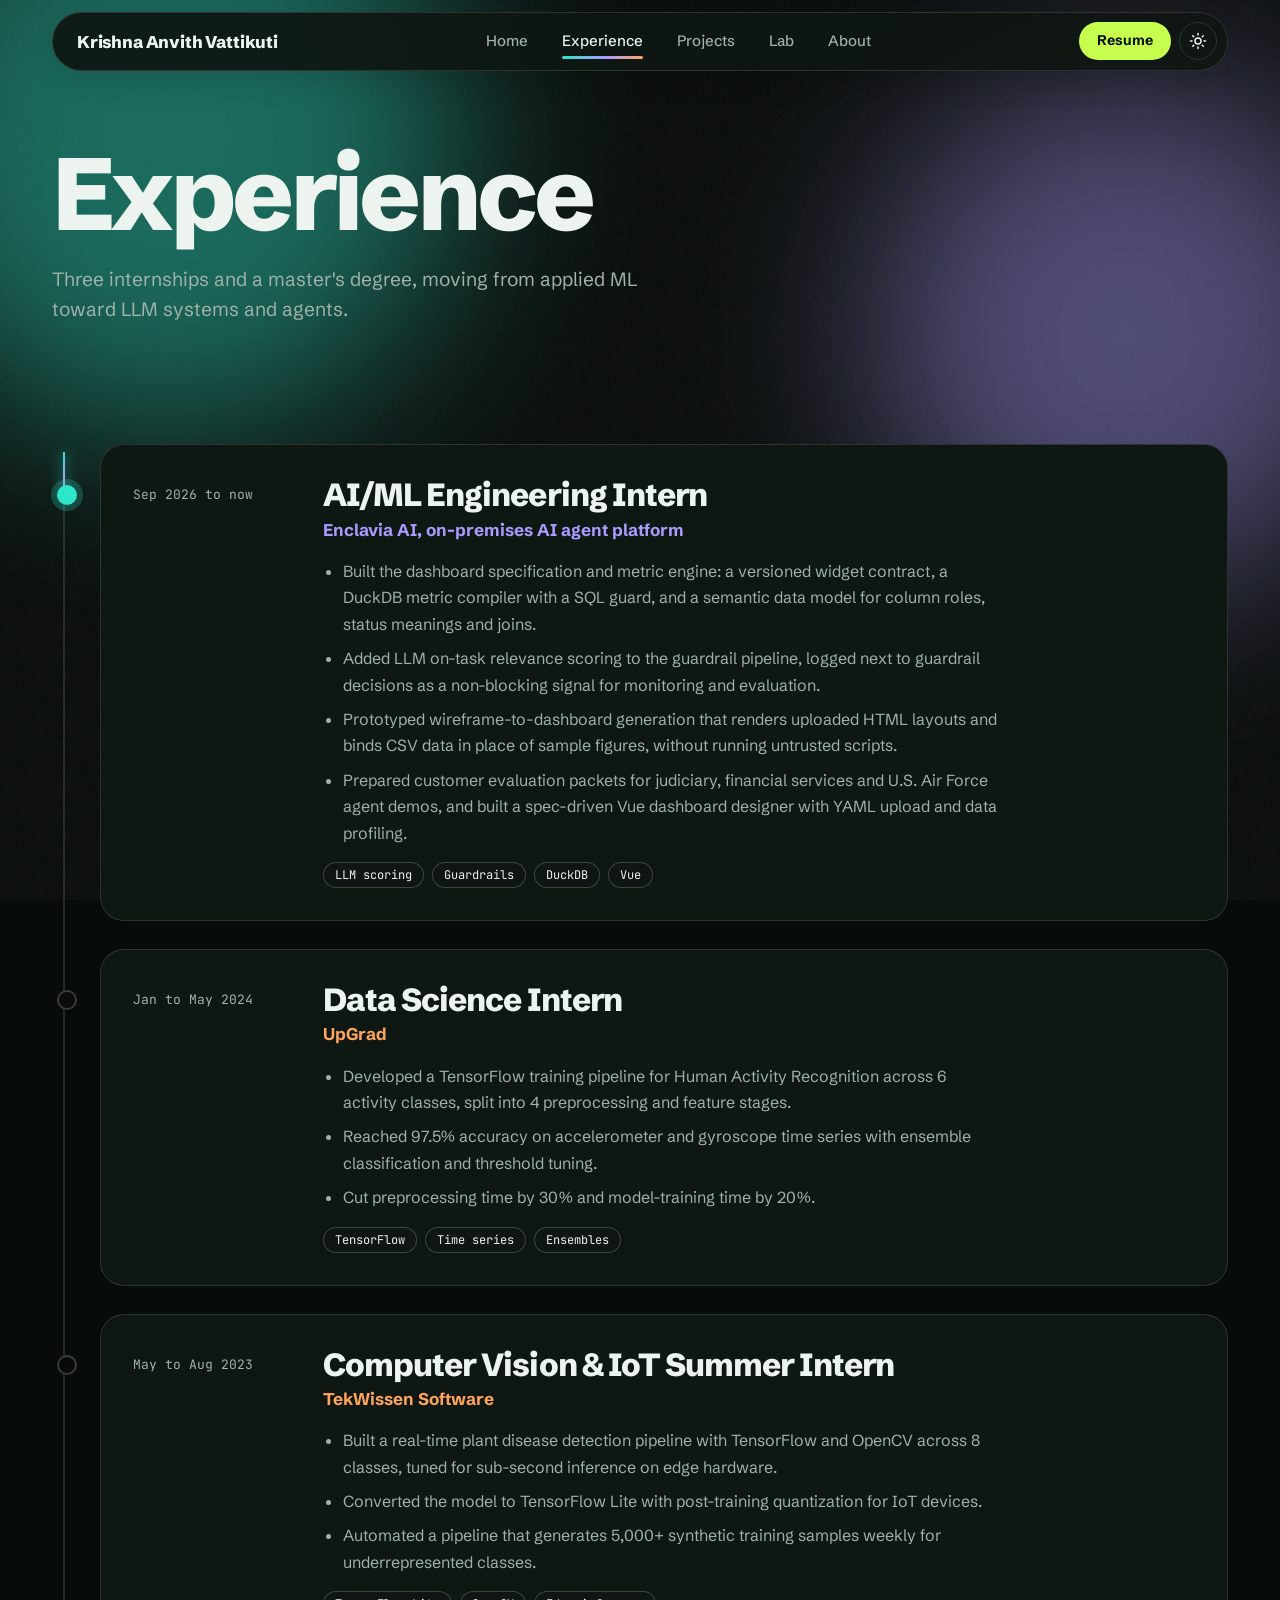
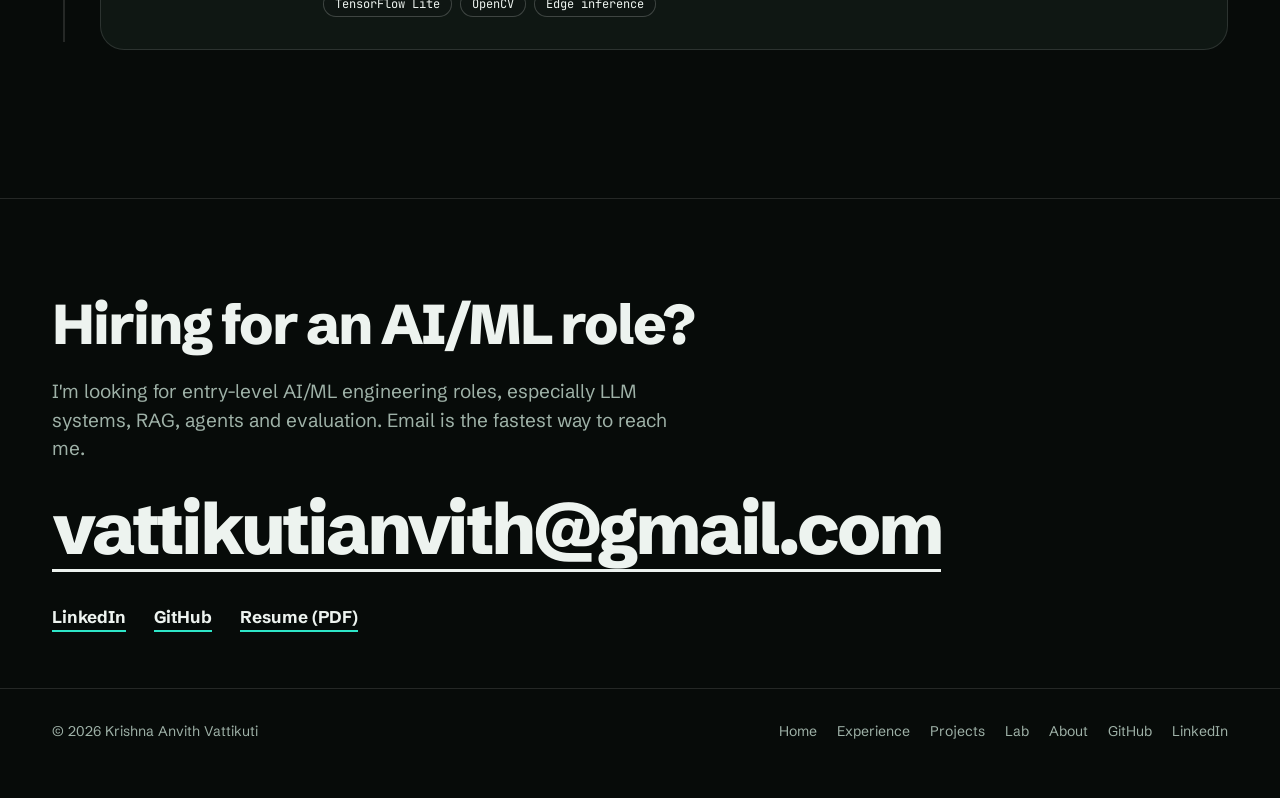
<file: experience.html>
<!doctype html>
<html lang="en">
<head>
<meta charset="utf-8">
<meta name="viewport" content="width=device-width,initial-scale=1">
<title>Experience | Krishna Anvith Vattikuti</title>
<meta name="description" content="Experience at Enclavia AI (agent platform), UpGrad (activity recognition) and TekWissen (computer vision and IoT).">
<meta name="theme-color" content="#070B09">
<link rel="canonical" href="https://anvithanvi.github.io/Anvith-Portfolio/experience.html">
<meta property="og:title" content="Experience | Krishna Anvith Vattikuti"><meta property="og:description" content="Experience at Enclavia AI (agent platform), UpGrad (activity recognition) and TekWissen (computer vision and IoT)."><meta property="og:type" content="website"><meta property="og:site_name" content="Krishna Anvith Vattikuti"><meta property="og:url" content="https://anvithanvi.github.io/Anvith-Portfolio/experience.html">
<meta property="og:image" content="https://anvithanvi.github.io/Anvith-Portfolio/img/og.jpg"><meta property="og:image:width" content="1200"><meta property="og:image:height" content="630"><meta property="og:image:alt" content="Krishna Anvith Vattikuti, AI/ML engineer: LLM systems, agents and evaluation">
<meta name="twitter:card" content="summary_large_image"><meta name="twitter:title" content="Experience | Krishna Anvith Vattikuti"><meta name="twitter:description" content="Experience at Enclavia AI (agent platform), UpGrad (activity recognition) and TekWissen (computer vision and IoT)."><meta name="twitter:image" content="https://anvithanvi.github.io/Anvith-Portfolio/img/og.jpg">
<link rel="apple-touch-icon" href="img/apple-touch-icon.png">
<link rel="icon" href="data:image/svg+xml,%3Csvg xmlns=%27http://www.w3.org/2000/svg%27 viewBox=%270 0 32 32%27%3E%3Crect width=%2732%27 height=%2732%27 rx=%277%27 fill=%27%23070B09%27/%3E%3Cpath d=%27M8 23 16 8l8 15M11.5 18h9%27 stroke=%27%232EE6C8%27 stroke-width=%273%27 fill=%27none%27 stroke-linecap=%27round%27 stroke-linejoin=%27round%27/%3E%3C/svg%3E">
<script>(function(){var d=document.documentElement,t=null;try{t=localStorage.getItem('av-theme')}catch(e){}if(!t){try{t=sessionStorage.getItem('av-theme')}catch(e){}}if(!t){var m=/^av-theme:(dark|light)$/.exec(window.name||'');if(m)t=m[1]}d.setAttribute('data-theme',t==='light'?'light':'dark');if(!('CSSViewTransitionRule' in window))d.classList.add('no-vt');d.classList.add('js');setTimeout(function(){d.classList.add('go')},2000)})()</script>
<link rel="preconnect" href="https://fonts.googleapis.com"><link rel="preconnect" href="https://fonts.gstatic.com" crossorigin>
<link href="https://fonts.googleapis.com/css2?family=Instrument+Serif:ital@0;1&family=JetBrains+Mono:wght@400;500&family=Schibsted+Grotesk:wght@400;500;600;700;800&display=swap" rel="stylesheet">
<link rel="stylesheet" href="style.css">
</head>
<body>
<div class="aurora" aria-hidden="true"><i></i><i></i><i></i></div><div class="glow" id="glow" aria-hidden="true"></div>
<div id="progress" aria-hidden="true"></div>
<header class="top"><div class="wrap"><div class="pill">
<a class="brand" href="index.html"><span class="full">Krishna Anvith Vattikuti</span><span class="short">Anvith V.</span></a>
<nav id="nav" aria-label="Primary"><a href="index.html">Home</a><a href="experience.html" aria-current="page">Experience<span class="ind"></span></a><a href="projects.html">Projects</a><a href="lab.html">Lab</a><a href="about.html">About</a><a class="nav-resume" href="Krishna_Anvith_Vattikuti_Resume.pdf">Resume</a></nav>
<div class="hright"><a class="btn-mini" href="Krishna_Anvith_Vattikuti_Resume.pdf">Resume</a><button class="theme" id="theme" type="button" aria-label="Switch to light theme" title="Toggle theme"><svg class="i-sun" viewBox="0 0 24 24" width="18" height="18" fill="none" stroke="currentColor" stroke-width="2" stroke-linecap="round" stroke-linejoin="round" aria-hidden="true"><circle cx="12" cy="12" r="4"/><path d="M12 2v2M12 20v2M4.93 4.93l1.41 1.41M17.66 17.66l1.41 1.41M2 12h2M20 12h2M4.93 19.07l1.41-1.41M17.66 6.34l1.41-1.41"/></svg><svg class="i-moon" viewBox="0 0 24 24" width="18" height="18" fill="none" stroke="currentColor" stroke-width="2" stroke-linecap="round" stroke-linejoin="round" aria-hidden="true"><path d="M21 12.8A9 9 0 1 1 11.2 3a7 7 0 0 0 9.8 9.8z"/></svg></button><button class="menu-btn" id="menu" type="button" aria-expanded="false" aria-controls="nav" aria-label="Open menu"><span></span><span></span></button></div>
</div></div></header>
<main>
<div class="wrap"><section class="page-hero"><h1 class="page-title" id="headline"><span class="ln"><span style="--i:0">Experience</span></span></h1><p class="lede">Three internships and a master's degree, moving from applied ML toward LLM systems and agents.</p></section>
<section class="block"><div class="xwrap" id="xwrap"><div class="xfill" id="xfill" aria-hidden="true"></div>
<article class="xentry" id="enclavia"><div class="xdate mono">Sep 2026 to now</div><div class="xbody"><h3>AI/ML Engineering Intern</h3><div class="xco layer-llm">Enclavia AI, on-premises AI agent platform</div><ul><li>Built the dashboard specification and metric engine: a versioned widget contract, a DuckDB metric compiler with a SQL guard, and a semantic data model for column roles, status meanings and joins.</li><li>Added LLM on-task relevance scoring to the guardrail pipeline, logged next to guardrail decisions as a non-blocking signal for monitoring and evaluation.</li><li>Prototyped wireframe-to-dashboard generation that renders uploaded HTML layouts and binds CSV data in place of sample figures, without running untrusted scripts.</li><li>Prepared customer evaluation packets for judiciary, financial services and U.S. Air Force agent demos, and built a spec-driven Vue dashboard designer with YAML upload and data profiling.</li></ul><div class="xtags mono"><span>LLM scoring</span><span>Guardrails</span><span>DuckDB</span><span>Vue</span></div></div></article>
<article class="xentry" id="upgrad"><div class="xdate mono">Jan to May 2024</div><div class="xbody"><h3>Data Science Intern</h3><div class="xco layer-ml">UpGrad</div><ul><li>Developed a TensorFlow training pipeline for Human Activity Recognition across 6 activity classes, split into 4 preprocessing and feature stages.</li><li>Reached 97.5% accuracy on accelerometer and gyroscope time series with ensemble classification and threshold tuning.</li><li>Cut preprocessing time by 30% and model-training time by 20%.</li></ul><div class="xtags mono"><span>TensorFlow</span><span>Time series</span><span>Ensembles</span></div></div></article>
<article class="xentry" id="tekwissen"><div class="xdate mono">May to Aug 2023</div><div class="xbody"><h3>Computer Vision &amp; IoT Summer Intern</h3><div class="xco layer-ml">TekWissen Software</div><ul><li>Built a real-time plant disease detection pipeline with TensorFlow and OpenCV across 8 classes, tuned for sub-second inference on edge hardware.</li><li>Converted the model to TensorFlow Lite with post-training quantization for IoT devices.</li><li>Automated a pipeline that generates 5,000+ synthetic training samples weekly for underrepresented classes.</li></ul><div class="xtags mono"><span>TensorFlow Lite</span><span>OpenCV</span><span>Edge inference</span></div></div></article>
</div></section></div>
<section class="contact"><div class="wrap">
<h2>Hiring for an AI/ML role?</h2>
<p>I'm looking for entry-level AI/ML engineering roles, especially LLM systems, RAG, agents and evaluation. Email is the fastest way to reach me.</p>
<a class="email" href="mailto:vattikutianvith@gmail.com">vattikutianvith@gmail.com</a>
<div class="links"><a href="https://linkedin.com/in/anvithvattikuti">LinkedIn</a><a href="https://github.com/AnvithAnvi">GitHub</a><a href="Krishna_Anvith_Vattikuti_Resume.pdf">Resume (PDF)</a></div>
</div></section>
</main>
<footer class="site"><div class="wrap">
<span>&copy; <span id="yr">2026</span> Krishna Anvith Vattikuti</span>
<nav aria-label="Footer"><a href="index.html">Home</a><a href="experience.html">Experience</a><a href="projects.html">Projects</a><a href="lab.html">Lab</a><a href="about.html">About</a><a href="https://github.com/AnvithAnvi">GitHub</a><a href="https://linkedin.com/in/anvithvattikuti">LinkedIn</a></nav>
</div></footer>
<script src="app.js"></script>
</body>
</html>
</file>
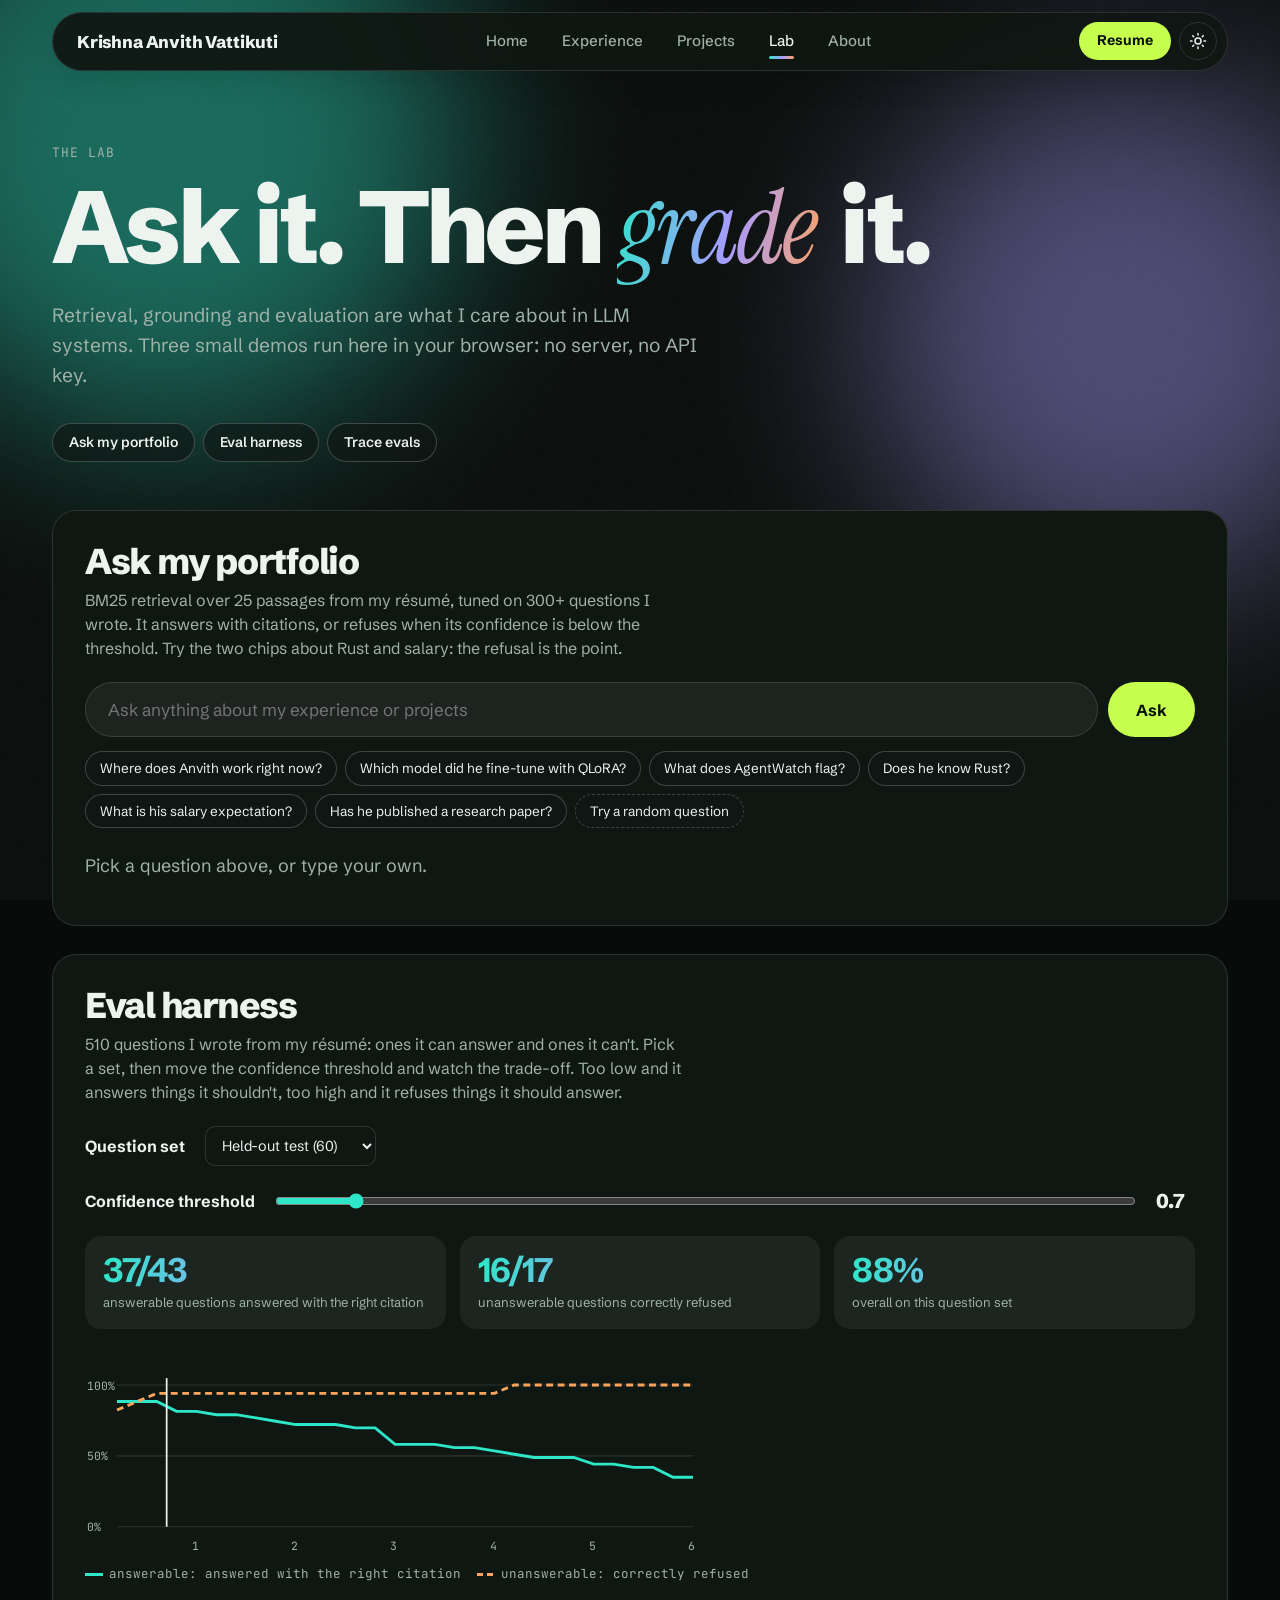
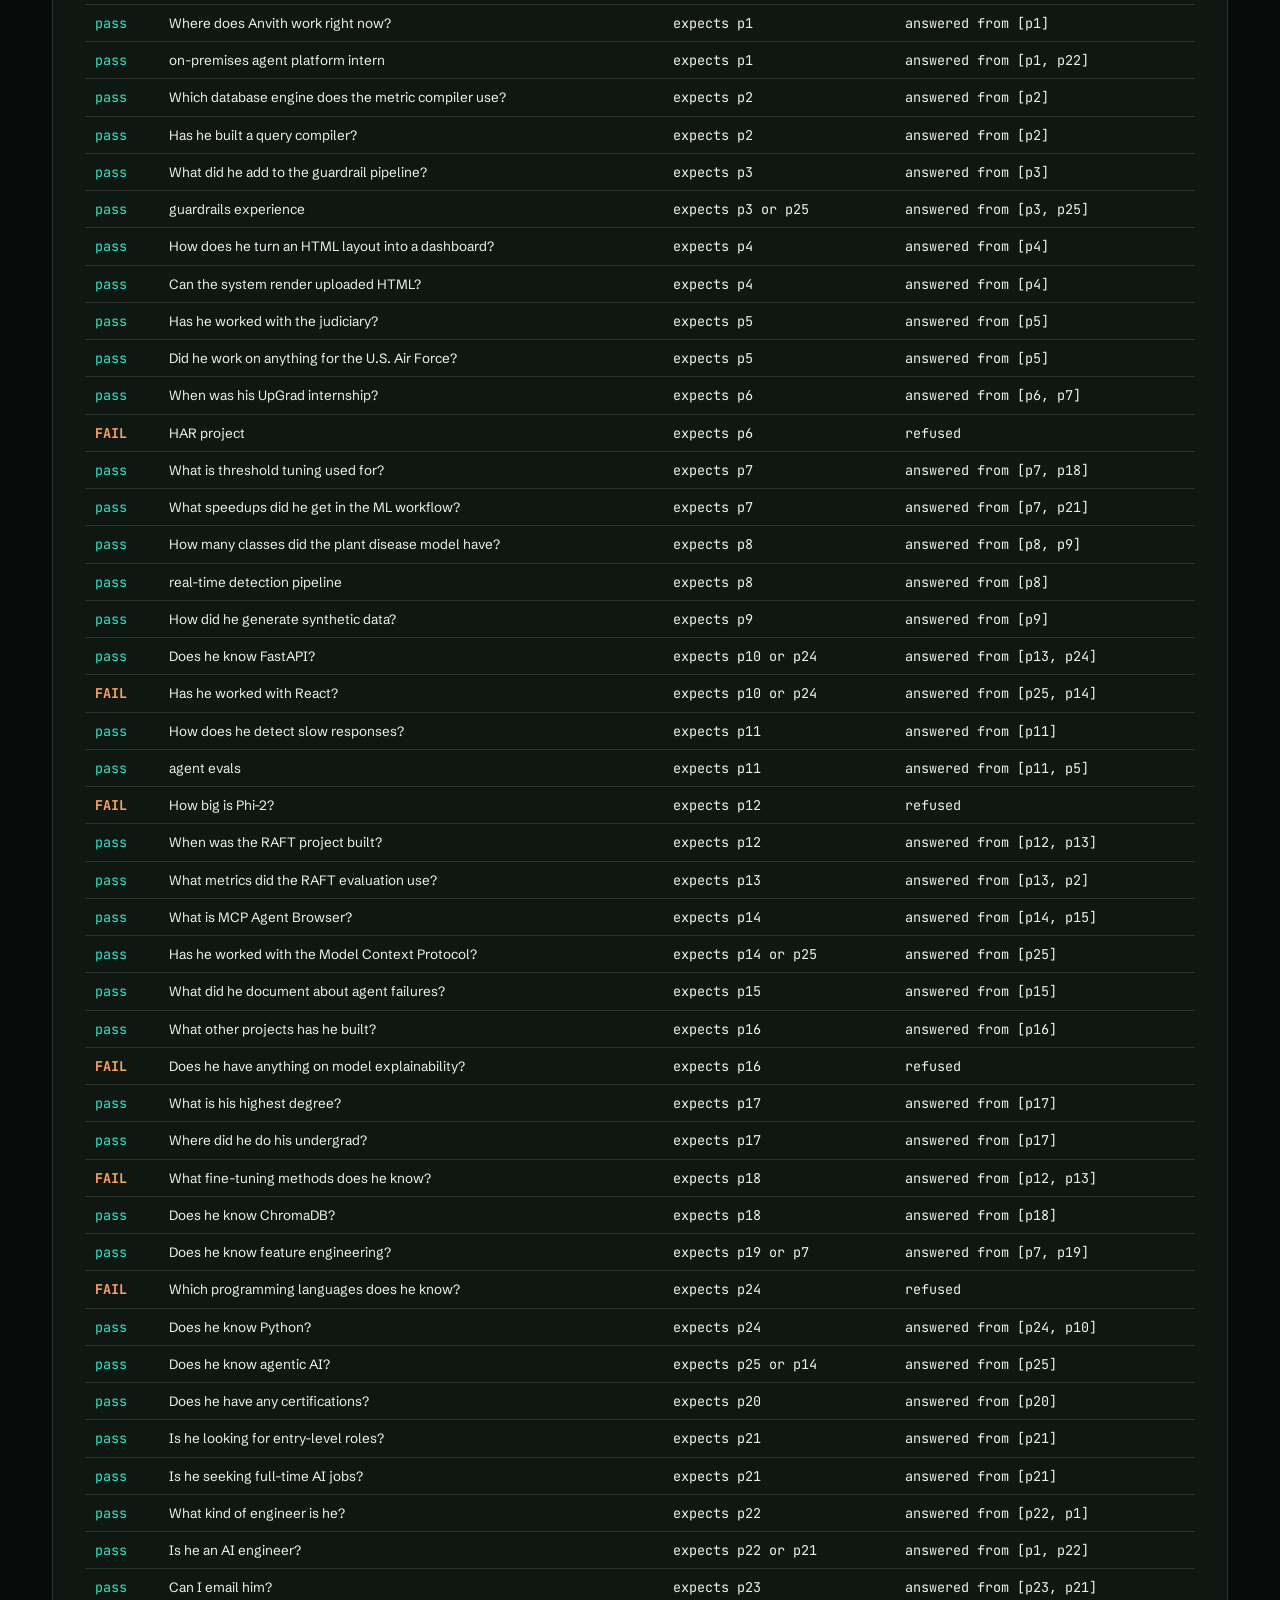
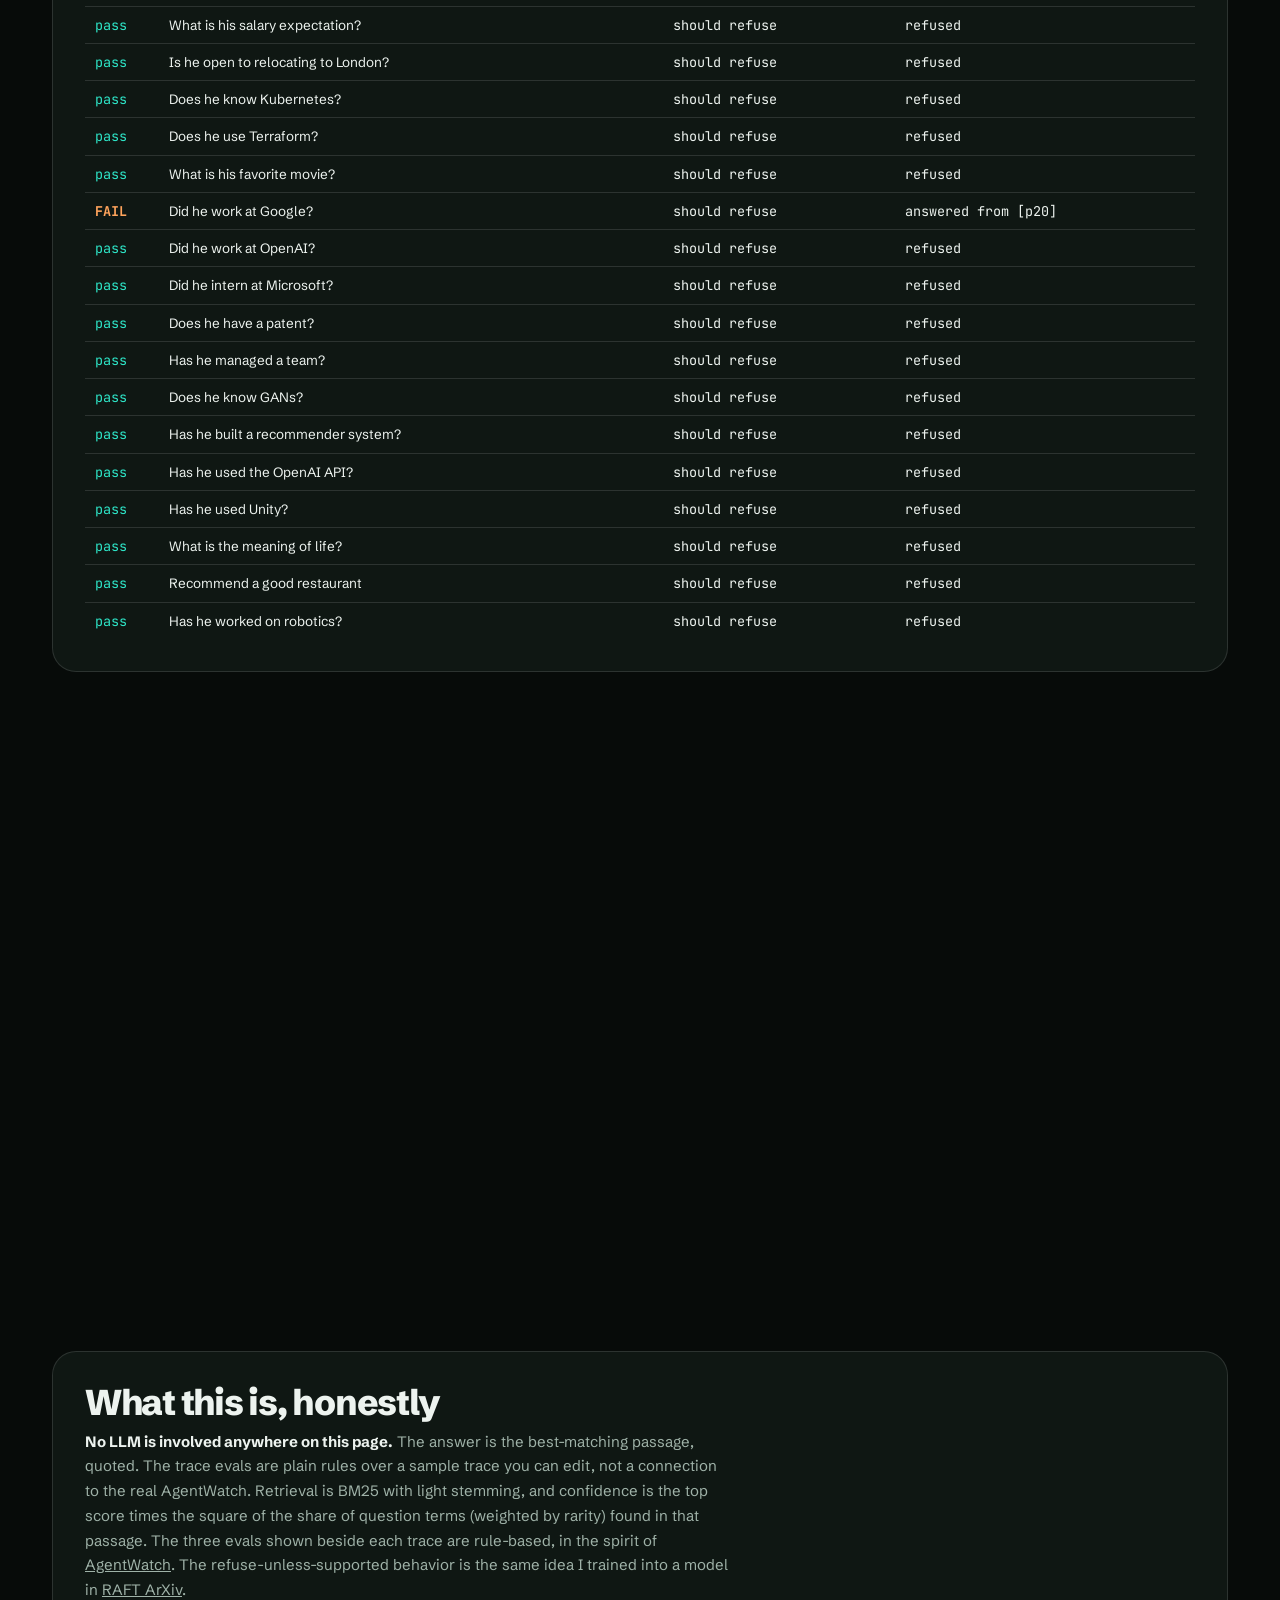
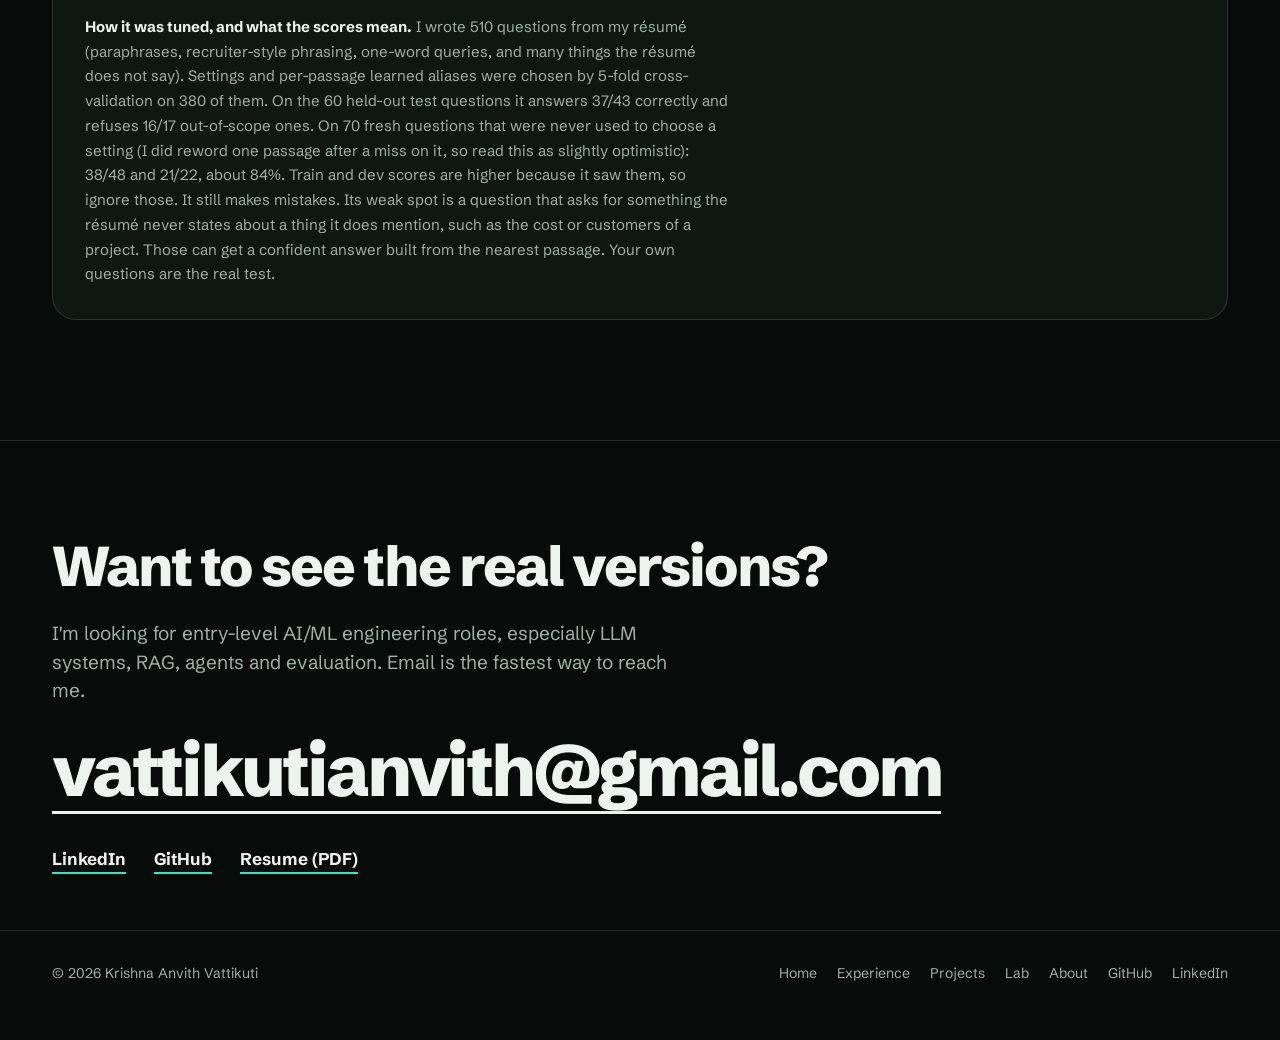
<file: lab.html>
<!doctype html>
<html lang="en">
<head>
<meta charset="utf-8">
<meta name="viewport" content="width=device-width,initial-scale=1">
<title>Lab | Krishna Anvith Vattikuti</title>
<meta name="description" content="An in-browser retrieval and evaluation demo: grounded answers with citations, refusal, traces and evals.">
<meta name="theme-color" content="#070B09">
<link rel="canonical" href="https://anvithanvi.github.io/Anvith-Portfolio/lab.html">
<meta property="og:title" content="Lab | Krishna Anvith Vattikuti"><meta property="og:description" content="An in-browser retrieval and evaluation demo: grounded answers with citations, refusal, traces and evals."><meta property="og:type" content="website"><meta property="og:site_name" content="Krishna Anvith Vattikuti"><meta property="og:url" content="https://anvithanvi.github.io/Anvith-Portfolio/lab.html">
<meta property="og:image" content="https://anvithanvi.github.io/Anvith-Portfolio/img/og.jpg"><meta property="og:image:width" content="1200"><meta property="og:image:height" content="630"><meta property="og:image:alt" content="Krishna Anvith Vattikuti, AI/ML engineer: LLM systems, agents and evaluation">
<meta name="twitter:card" content="summary_large_image"><meta name="twitter:title" content="Lab | Krishna Anvith Vattikuti"><meta name="twitter:description" content="An in-browser retrieval and evaluation demo: grounded answers with citations, refusal, traces and evals."><meta name="twitter:image" content="https://anvithanvi.github.io/Anvith-Portfolio/img/og.jpg">
<link rel="apple-touch-icon" href="img/apple-touch-icon.png">
<link rel="icon" href="data:image/svg+xml,%3Csvg xmlns=%27http://www.w3.org/2000/svg%27 viewBox=%270 0 32 32%27%3E%3Crect width=%2732%27 height=%2732%27 rx=%277%27 fill=%27%23070B09%27/%3E%3Cpath d=%27M8 23 16 8l8 15M11.5 18h9%27 stroke=%27%232EE6C8%27 stroke-width=%273%27 fill=%27none%27 stroke-linecap=%27round%27 stroke-linejoin=%27round%27/%3E%3C/svg%3E">
<script>(function(){var d=document.documentElement,t=null;try{t=localStorage.getItem('av-theme')}catch(e){}if(!t){try{t=sessionStorage.getItem('av-theme')}catch(e){}}if(!t){var m=/^av-theme:(dark|light)$/.exec(window.name||'');if(m)t=m[1]}d.setAttribute('data-theme',t==='light'?'light':'dark');if(!('CSSViewTransitionRule' in window))d.classList.add('no-vt');d.classList.add('js');setTimeout(function(){d.classList.add('go')},2000)})()</script>
<link rel="preconnect" href="https://fonts.googleapis.com"><link rel="preconnect" href="https://fonts.gstatic.com" crossorigin>
<link href="https://fonts.googleapis.com/css2?family=Instrument+Serif:ital@0;1&family=JetBrains+Mono:wght@400;500&family=Schibsted+Grotesk:wght@400;500;600;700;800&display=swap" rel="stylesheet">
<link rel="stylesheet" href="style.css">
</head>
<body>
<div class="aurora" aria-hidden="true"><i></i><i></i><i></i></div><div class="glow" id="glow" aria-hidden="true"></div>
<div id="progress" aria-hidden="true"></div>
<header class="top"><div class="wrap"><div class="pill">
<a class="brand" href="index.html"><span class="full">Krishna Anvith Vattikuti</span><span class="short">Anvith V.</span></a>
<nav id="nav" aria-label="Primary"><a href="index.html">Home</a><a href="experience.html">Experience</a><a href="projects.html">Projects</a><a href="lab.html" aria-current="page">Lab<span class="ind"></span></a><a href="about.html">About</a><a class="nav-resume" href="Krishna_Anvith_Vattikuti_Resume.pdf">Resume</a></nav>
<div class="hright"><a class="btn-mini" href="Krishna_Anvith_Vattikuti_Resume.pdf">Resume</a><button class="theme" id="theme" type="button" aria-label="Switch to light theme" title="Toggle theme"><svg class="i-sun" viewBox="0 0 24 24" width="18" height="18" fill="none" stroke="currentColor" stroke-width="2" stroke-linecap="round" stroke-linejoin="round" aria-hidden="true"><circle cx="12" cy="12" r="4"/><path d="M12 2v2M12 20v2M4.93 4.93l1.41 1.41M17.66 17.66l1.41 1.41M2 12h2M20 12h2M4.93 19.07l1.41-1.41M17.66 6.34l1.41-1.41"/></svg><svg class="i-moon" viewBox="0 0 24 24" width="18" height="18" fill="none" stroke="currentColor" stroke-width="2" stroke-linecap="round" stroke-linejoin="round" aria-hidden="true"><path d="M21 12.8A9 9 0 1 1 11.2 3a7 7 0 0 0 9.8 9.8z"/></svg></button><button class="menu-btn" id="menu" type="button" aria-expanded="false" aria-controls="nav" aria-label="Open menu"><span></span><span></span></button></div>
</div></div></header>
<main>
<div class="wrap"><section class="page-hero"><span class="kicker mono">The lab</span><h1 class="page-title" id="headline"><span class="ln"><span style="--i:0">Ask it. Then <em>grade</em> it.</span></span></h1><p class="lede">Retrieval, grounding and evaluation are what I care about in LLM systems. Three small demos run here in your browser: no server, no API key.</p><nav class="lab-nav" aria-label="Demos"><a href="#ask">Ask my portfolio</a><a href="#harness">Eval harness</a><a href="#traces">Trace evals</a></nav></section>
<section class="block" style="padding-top:8px"><div class="lab-grid">
<div class="panel rv spot" id="ask" style="flex:1 1 100%"><h2>Ask my portfolio</h2><p class="sub">BM25 retrieval over 25 passages from my résumé, tuned on 300+ questions I wrote. It answers with citations, or refuses when its confidence is below the threshold. Try the two chips about Rust and salary: the refusal is the point.</p>
<form id="askform" class="askrow"><input id="q" aria-label="Your question" placeholder="Ask anything about my experience or projects" autocomplete="off"><button type="submit">Ask</button></form>
<div class="qchips"><button type="button" data-q="Where does Anvith work right now?">Where does Anvith work right now?</button><button type="button" data-q="Which model did he fine-tune with QLoRA?">Which model did he fine-tune with QLoRA?</button><button type="button" data-q="What does AgentWatch flag?">What does AgentWatch flag?</button><button type="button" data-q="Does he know Rust?">Does he know Rust?</button><button type="button" data-q="What is his salary expectation?">What is his salary expectation?</button><button type="button" data-q="Has he published a research paper?">Has he published a research paper?</button><button type="button" id="rand" class="rand">Try a random question</button></div>
<div class="out"><div class="ans"><div id="answer"><p class="a-text" style="color:var(--sub)">Pick a question above, or type your own.</p></div></div>
<div class="side"><div id="trace"></div><div id="evals"></div></div></div></div>
<div class="panel rv" id="harness" style="flex:1 1 100%"><h2>Eval harness</h2><p class="sub">510 questions I wrote from my résumé: ones it can answer and ones it can't. Pick a set, then move the confidence threshold and watch the trade-off. Too low and it answers things it shouldn't, too high and it refuses things it should answer.</p>
<div class="tau-row"><label for="split">Question set</label><select id="split" aria-label="Question set"><option value="test">Held-out test (60)</option><option value="holdout">Fresh hold-out (70)</option><option value="dev">Dev (86)</option><option value="train">Train (294)</option><option value="all">All (510)</option></select></div>
<div class="tau-row"><label for="tau">Confidence threshold</label><input id="tau" type="range" min="0.2" max="6" step="0.1" value="0.7"><output id="tauv">0.7</output></div>
<div class="metrics" id="metrics"></div>
<div id="sweep"></div><p class="lg mono"><span><i></i>answerable: answered with the right citation</span><span><i class="d"></i>unanswerable: correctly refused</span></p>
<div class="tbl"><table><tbody id="erows"></tbody></table></div></div>
<div class="panel rv" id="traces" style="flex:1 1 100%"><h2>Agent trace evals</h2><p class="sub">The idea behind <a href="agentwatch.html">AgentWatch</a>: record every step of an agent run, then let simple rules flag the bad ones. Edit the JSON or load a preset and the four rules re-run live.</p>
<div class="qchips"><button type="button" data-p="ok">Healthy run</button><button type="button" data-p="slow">Slow tool</button><button type="button" data-p="empty">Empty output</button><button type="button" data-p="err">Failed tool call</button></div>
<div class="tgrid"><div><textarea id="tjson" spellcheck="false" aria-label="Agent trace as JSON"></textarea><div class="tau-row"><label for="slow">Slow limit</label><input id="slow" type="range" min="200" max="5000" step="100" value="2000"><output id="slowv">2000 ms</output></div></div>
<div><div id="tview"></div><div id="tevals"></div></div></div></div>
<div class="panel rv" style="flex:1 1 100%"><h2>What this is, honestly</h2><p class="note"><strong>No LLM is involved anywhere on this page.</strong> The answer is the best-matching passage, quoted. The trace evals are plain rules over a sample trace you can edit, not a connection to the real AgentWatch. Retrieval is BM25 with light stemming, and confidence is the top score times the square of the share of question terms (weighted by rarity) found in that passage. The three evals shown beside each trace are rule-based, in the spirit of <a href="agentwatch.html">AgentWatch</a>. The refuse-unless-supported behavior is the same idea I trained into a model in <a href="raft-arxiv.html">RAFT ArXiv</a>.</p>
<p class="note" style="margin-top:12px"><strong>How it was tuned, and what the scores mean.</strong> I wrote 510 questions from my résumé (paraphrases, recruiter-style phrasing, one-word queries, and many things the résumé does not say). Settings and per-passage learned aliases were chosen by 5-fold cross-validation on 380 of them. On the 60 held-out test questions it answers 37/43 correctly and refuses 16/17 out-of-scope ones. On 70 fresh questions that were never used to choose a setting (I did reword one passage after a miss on it, so read this as slightly optimistic): 38/48 and 21/22, about 84%. Train and dev scores are higher because it saw them, so ignore those. It still makes mistakes. Its weak spot is a question that asks for something the résumé never states about a thing it does mention, such as the cost or customers of a project. Those can get a confident answer built from the nearest passage. Your own questions are the real test.</p></div>
</div></section></div>
<section class="contact"><div class="wrap">
<h2>Want to see the real versions?</h2>
<p>I'm looking for entry-level AI/ML engineering roles, especially LLM systems, RAG, agents and evaluation. Email is the fastest way to reach me.</p>
<a class="email" href="mailto:vattikutianvith@gmail.com">vattikutianvith@gmail.com</a>
<div class="links"><a href="https://linkedin.com/in/anvithvattikuti">LinkedIn</a><a href="https://github.com/AnvithAnvi">GitHub</a><a href="Krishna_Anvith_Vattikuti_Resume.pdf">Resume (PDF)</a></div>
</div></section>
</main>
<footer class="site"><div class="wrap">
<span>&copy; <span id="yr">2026</span> Krishna Anvith Vattikuti</span>
<nav aria-label="Footer"><a href="index.html">Home</a><a href="experience.html">Experience</a><a href="projects.html">Projects</a><a href="lab.html">Lab</a><a href="about.html">About</a><a href="https://github.com/AnvithAnvi">GitHub</a><a href="https://linkedin.com/in/anvithvattikuti">LinkedIn</a></nav>
</div></footer>
<script src="app.js"></script><script src="lab-model.js"></script><script src="lab-data.js"></script><script src="lab.js"></script><script src="lab-ui.js"></script>
</body>
</html>
</file>
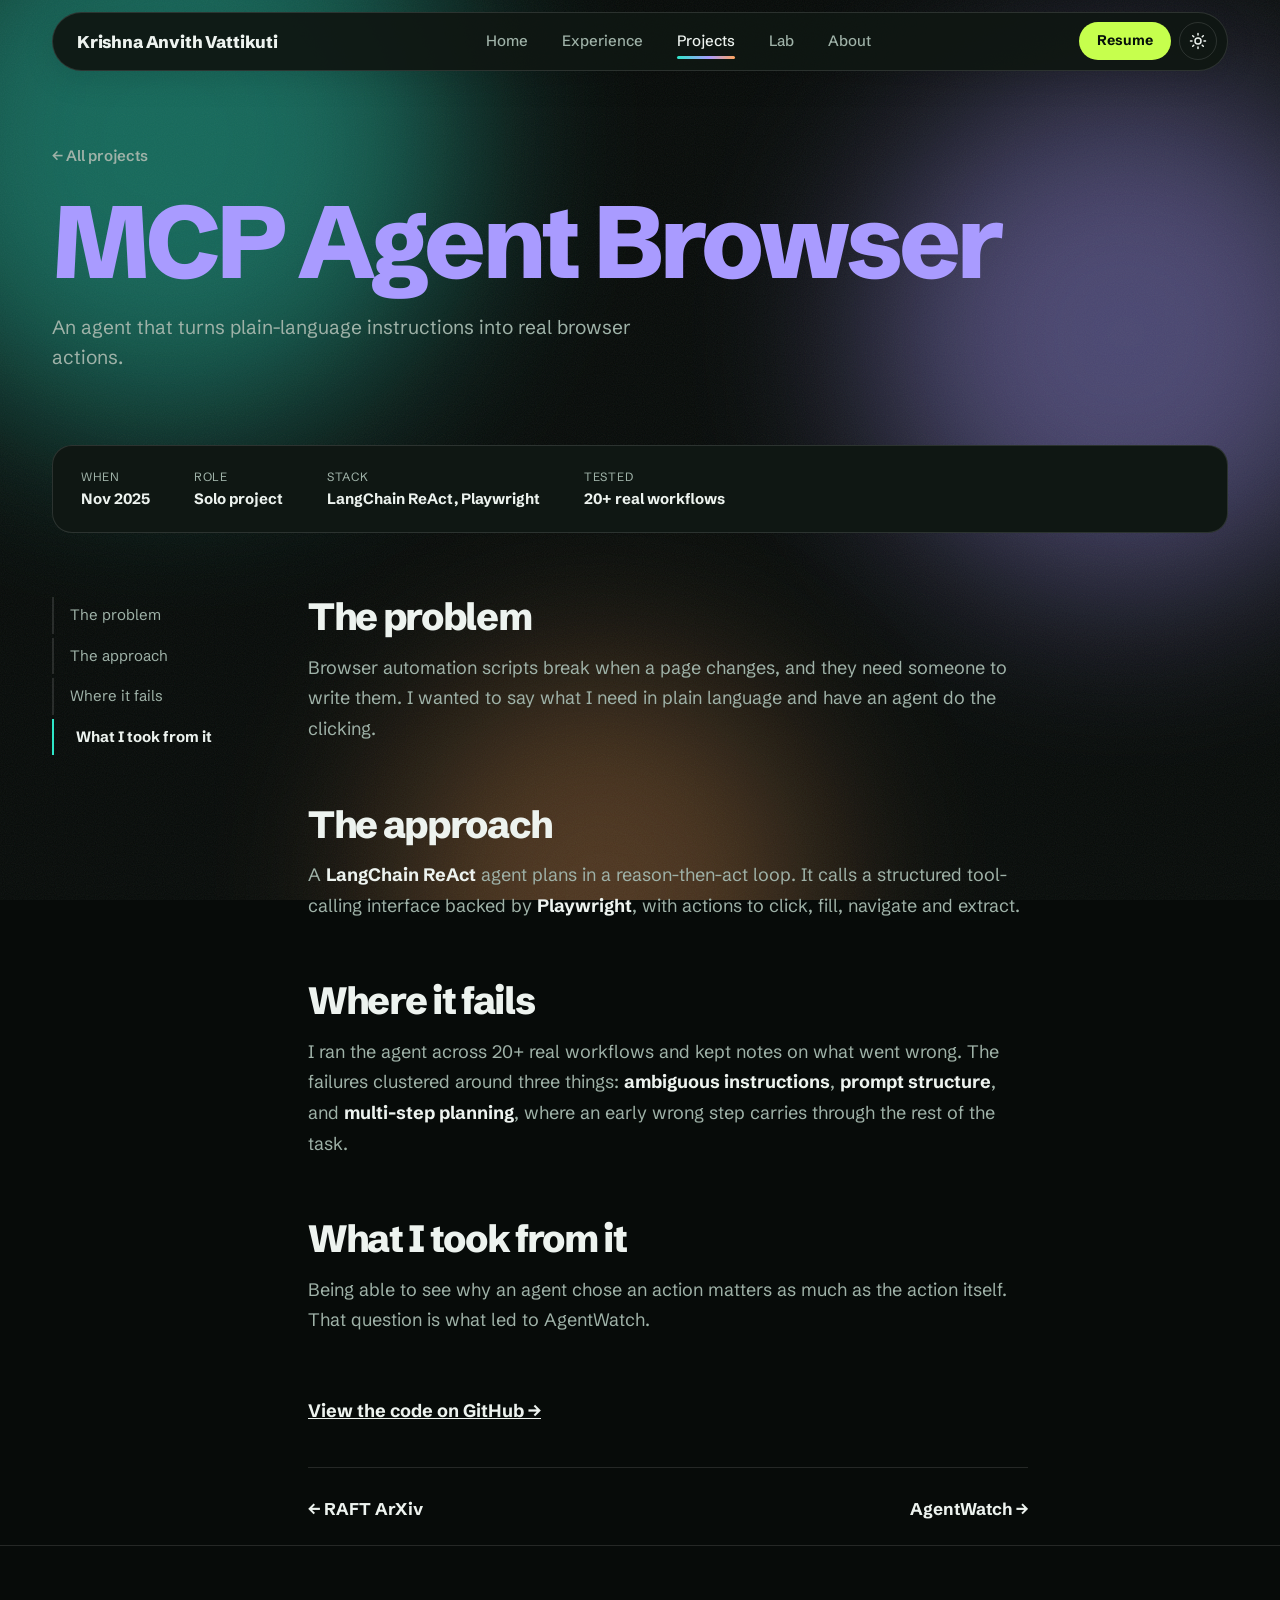
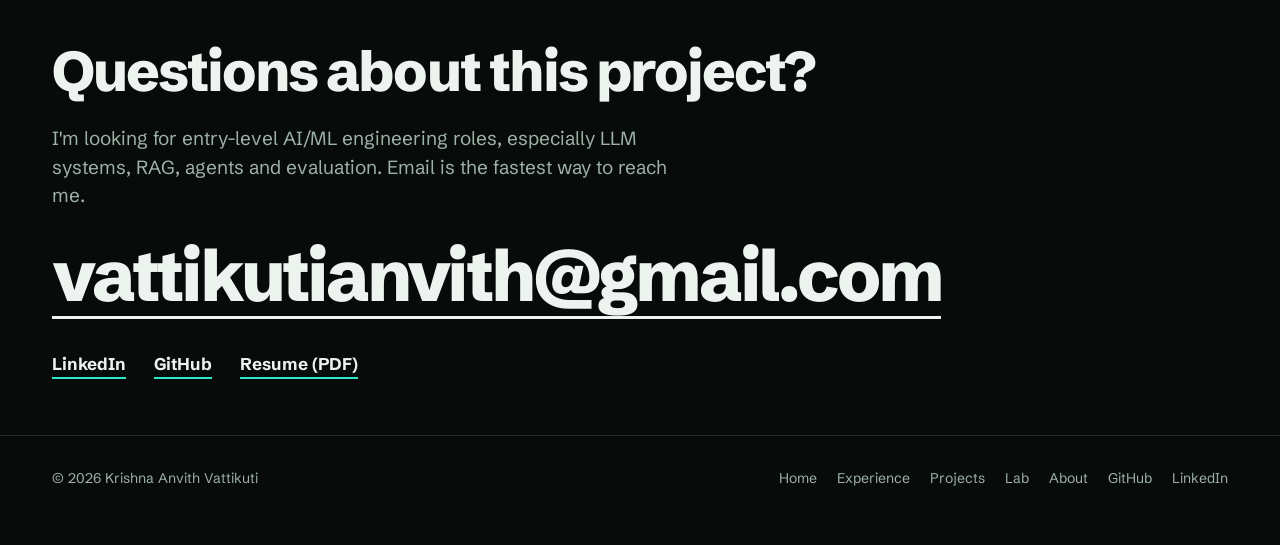
<file: mcp-agent-browser.html>
<!doctype html>
<html lang="en">
<head>
<meta charset="utf-8">
<meta name="viewport" content="width=device-width,initial-scale=1">
<title>MCP Agent Browser | Krishna Anvith Vattikuti</title>
<meta name="description" content="An agent that turns plain-language instructions into real browser actions.">
<meta name="theme-color" content="#070B09">
<link rel="canonical" href="https://anvithanvi.github.io/Anvith-Portfolio/mcp-agent-browser.html">
<meta property="og:title" content="MCP Agent Browser | Krishna Anvith Vattikuti"><meta property="og:description" content="An agent that turns plain-language instructions into real browser actions."><meta property="og:type" content="website"><meta property="og:site_name" content="Krishna Anvith Vattikuti"><meta property="og:url" content="https://anvithanvi.github.io/Anvith-Portfolio/mcp-agent-browser.html">
<meta property="og:image" content="https://anvithanvi.github.io/Anvith-Portfolio/img/og.jpg"><meta property="og:image:width" content="1200"><meta property="og:image:height" content="630"><meta property="og:image:alt" content="Krishna Anvith Vattikuti, AI/ML engineer: LLM systems, agents and evaluation">
<meta name="twitter:card" content="summary_large_image"><meta name="twitter:title" content="MCP Agent Browser | Krishna Anvith Vattikuti"><meta name="twitter:description" content="An agent that turns plain-language instructions into real browser actions."><meta name="twitter:image" content="https://anvithanvi.github.io/Anvith-Portfolio/img/og.jpg">
<link rel="apple-touch-icon" href="img/apple-touch-icon.png">
<link rel="icon" href="data:image/svg+xml,%3Csvg xmlns=%27http://www.w3.org/2000/svg%27 viewBox=%270 0 32 32%27%3E%3Crect width=%2732%27 height=%2732%27 rx=%277%27 fill=%27%23070B09%27/%3E%3Cpath d=%27M8 23 16 8l8 15M11.5 18h9%27 stroke=%27%232EE6C8%27 stroke-width=%273%27 fill=%27none%27 stroke-linecap=%27round%27 stroke-linejoin=%27round%27/%3E%3C/svg%3E">
<script>(function(){var d=document.documentElement,t=null;try{t=localStorage.getItem('av-theme')}catch(e){}if(!t){try{t=sessionStorage.getItem('av-theme')}catch(e){}}if(!t){var m=/^av-theme:(dark|light)$/.exec(window.name||'');if(m)t=m[1]}d.setAttribute('data-theme',t==='light'?'light':'dark');if(!('CSSViewTransitionRule' in window))d.classList.add('no-vt');d.classList.add('js');setTimeout(function(){d.classList.add('go')},2000)})()</script>
<link rel="preconnect" href="https://fonts.googleapis.com"><link rel="preconnect" href="https://fonts.gstatic.com" crossorigin>
<link href="https://fonts.googleapis.com/css2?family=Instrument+Serif:ital@0;1&family=JetBrains+Mono:wght@400;500&family=Schibsted+Grotesk:wght@400;500;600;700;800&display=swap" rel="stylesheet">
<link rel="stylesheet" href="style.css">
</head>
<body>
<div class="aurora" aria-hidden="true"><i></i><i></i><i></i></div><div class="glow" id="glow" aria-hidden="true"></div>
<div id="progress" aria-hidden="true"></div>
<header class="top"><div class="wrap"><div class="pill">
<a class="brand" href="index.html"><span class="full">Krishna Anvith Vattikuti</span><span class="short">Anvith V.</span></a>
<nav id="nav" aria-label="Primary"><a href="index.html">Home</a><a href="experience.html">Experience</a><a href="projects.html" aria-current="page">Projects<span class="ind"></span></a><a href="lab.html">Lab</a><a href="about.html">About</a><a class="nav-resume" href="Krishna_Anvith_Vattikuti_Resume.pdf">Resume</a></nav>
<div class="hright"><a class="btn-mini" href="Krishna_Anvith_Vattikuti_Resume.pdf">Resume</a><button class="theme" id="theme" type="button" aria-label="Switch to light theme" title="Toggle theme"><svg class="i-sun" viewBox="0 0 24 24" width="18" height="18" fill="none" stroke="currentColor" stroke-width="2" stroke-linecap="round" stroke-linejoin="round" aria-hidden="true"><circle cx="12" cy="12" r="4"/><path d="M12 2v2M12 20v2M4.93 4.93l1.41 1.41M17.66 17.66l1.41 1.41M2 12h2M20 12h2M4.93 19.07l1.41-1.41M17.66 6.34l1.41-1.41"/></svg><svg class="i-moon" viewBox="0 0 24 24" width="18" height="18" fill="none" stroke="currentColor" stroke-width="2" stroke-linecap="round" stroke-linejoin="round" aria-hidden="true"><path d="M21 12.8A9 9 0 1 1 11.2 3a7 7 0 0 0 9.8 9.8z"/></svg></button><button class="menu-btn" id="menu" type="button" aria-expanded="false" aria-controls="nav" aria-label="Open menu"><span></span><span></span></button></div>
</div></div></header>
<main>
<div class="wrap"><section class="page-hero"><a class="crumb" href="projects.html">&larr; All projects</a><h1 class="page-title layer-llm" id="headline"><span class="ln"><span style="--i:0">MCP Agent Browser</span></span></h1><p class="lede">An agent that turns plain-language instructions into real browser actions.</p></section>
<dl class="facts spot"><div><dt>When</dt><dd>Nov 2025</dd></div><div><dt>Role</dt><dd>Solo project</dd></div><div><dt>Stack</dt><dd>LangChain ReAct, Playwright</dd></div><div><dt>Tested</dt><dd>20+ real workflows</dd></div></dl>
<div class="cs"><nav class="toc" aria-label="On this page"><a href="#problem">The problem</a><a href="#approach">The approach</a><a href="#failures">Where it fails</a><a href="#next">What I took from it</a></nav><div class="cs-body"><section id="problem"><h2>The problem</h2><p>Browser automation scripts break when a page changes, and they need someone to write them. I wanted to say what I need in plain language and have an agent do the clicking.</p></section><section id="approach"><h2>The approach</h2><p>A <strong>LangChain ReAct</strong> agent plans in a reason-then-act loop. It calls a structured tool-calling interface backed by <strong>Playwright</strong>, with actions to click, fill, navigate and extract.</p></section><section id="failures"><h2>Where it fails</h2><p>I ran the agent across 20+ real workflows and kept notes on what went wrong. The failures clustered around three things: <strong>ambiguous instructions</strong>, <strong>prompt structure</strong>, and <strong>multi-step planning</strong>, where an early wrong step carries through the rest of the task.</p></section><section id="next"><h2>What I took from it</h2><p>Being able to see why an agent chose an action matters as much as the action itself. That question is what led to AgentWatch.</p></section>
<p><a href="https://github.com/AnvithAnvi/Mcp_agent_browser"><strong>View the code on GitHub &rarr;</strong></a></p>
<div class="cs-next"><a href="raft-arxiv.html">&larr; RAFT ArXiv</a><a href="agentwatch.html">AgentWatch &rarr;</a></div></div></div></div>
<section class="contact"><div class="wrap">
<h2>Questions about this project?</h2>
<p>I'm looking for entry-level AI/ML engineering roles, especially LLM systems, RAG, agents and evaluation. Email is the fastest way to reach me.</p>
<a class="email" href="mailto:vattikutianvith@gmail.com">vattikutianvith@gmail.com</a>
<div class="links"><a href="https://linkedin.com/in/anvithvattikuti">LinkedIn</a><a href="https://github.com/AnvithAnvi">GitHub</a><a href="Krishna_Anvith_Vattikuti_Resume.pdf">Resume (PDF)</a></div>
</div></section>
</main>
<footer class="site"><div class="wrap">
<span>&copy; <span id="yr">2026</span> Krishna Anvith Vattikuti</span>
<nav aria-label="Footer"><a href="index.html">Home</a><a href="experience.html">Experience</a><a href="projects.html">Projects</a><a href="lab.html">Lab</a><a href="about.html">About</a><a href="https://github.com/AnvithAnvi">GitHub</a><a href="https://linkedin.com/in/anvithvattikuti">LinkedIn</a></nav>
</div></footer>
<script src="app.js"></script>
</body>
</html>
</file>
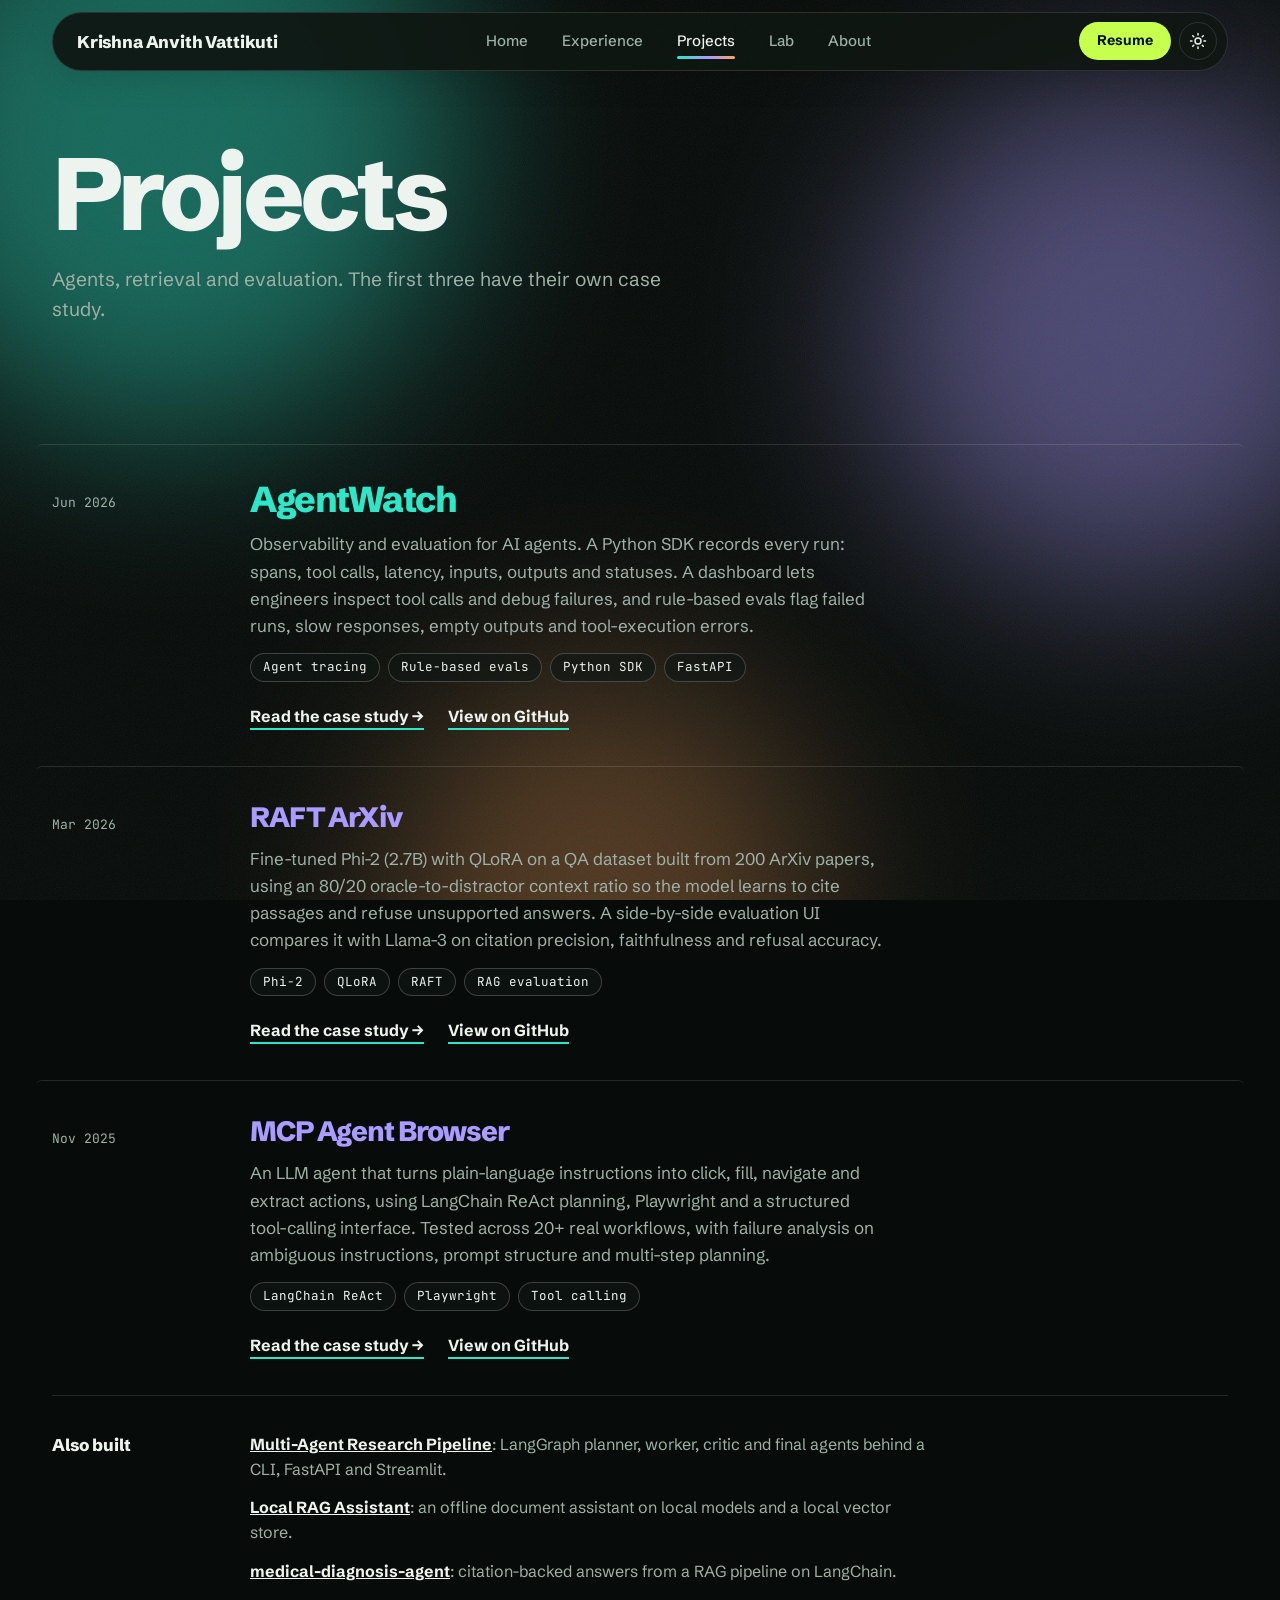
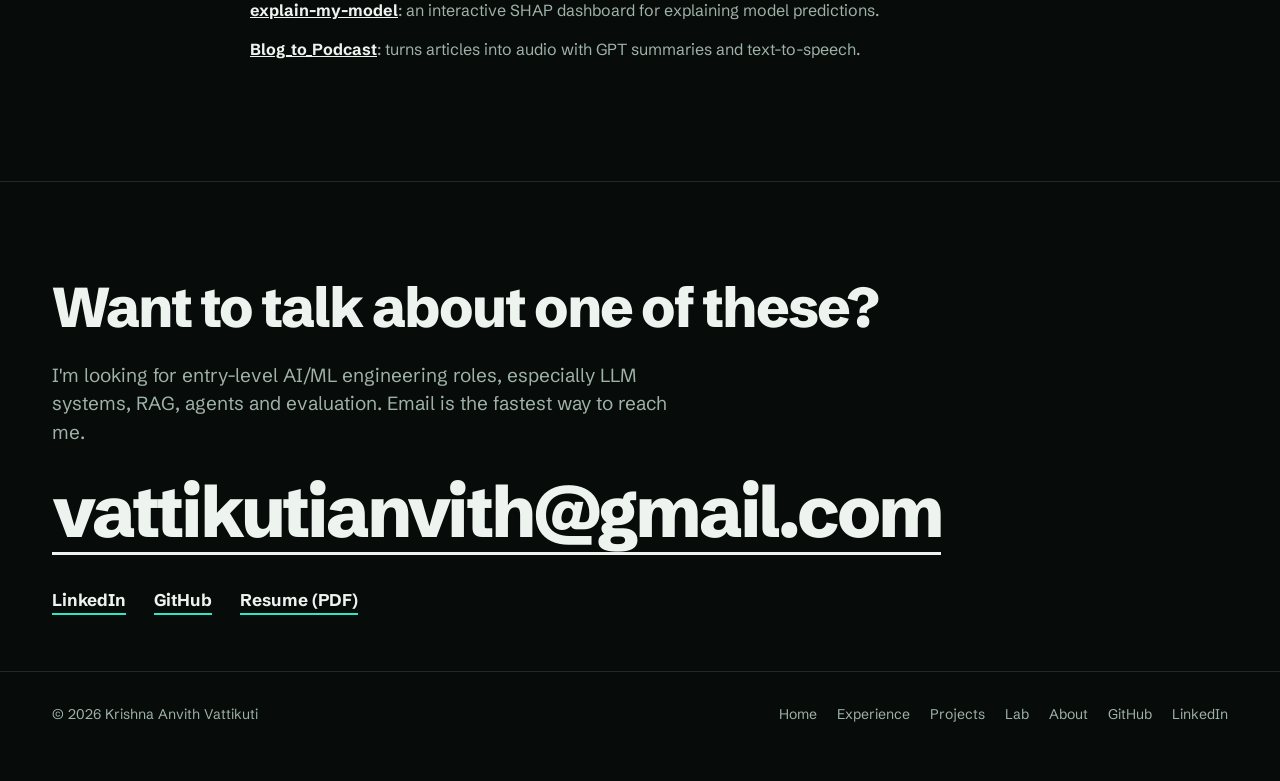
<file: projects.html>
<!doctype html>
<html lang="en">
<head>
<meta charset="utf-8">
<meta name="viewport" content="width=device-width,initial-scale=1">
<title>Projects | Krishna Anvith Vattikuti</title>
<meta name="description" content="AI projects: AgentWatch agent observability, RAFT ArXiv retrieval-augmented fine-tuning, MCP Agent Browser and more.">
<meta name="theme-color" content="#070B09">
<link rel="canonical" href="https://anvithanvi.github.io/Anvith-Portfolio/projects.html">
<meta property="og:title" content="Projects | Krishna Anvith Vattikuti"><meta property="og:description" content="AI projects: AgentWatch agent observability, RAFT ArXiv retrieval-augmented fine-tuning, MCP Agent Browser and more."><meta property="og:type" content="website"><meta property="og:site_name" content="Krishna Anvith Vattikuti"><meta property="og:url" content="https://anvithanvi.github.io/Anvith-Portfolio/projects.html">
<meta property="og:image" content="https://anvithanvi.github.io/Anvith-Portfolio/img/og.jpg"><meta property="og:image:width" content="1200"><meta property="og:image:height" content="630"><meta property="og:image:alt" content="Krishna Anvith Vattikuti, AI/ML engineer: LLM systems, agents and evaluation">
<meta name="twitter:card" content="summary_large_image"><meta name="twitter:title" content="Projects | Krishna Anvith Vattikuti"><meta name="twitter:description" content="AI projects: AgentWatch agent observability, RAFT ArXiv retrieval-augmented fine-tuning, MCP Agent Browser and more."><meta name="twitter:image" content="https://anvithanvi.github.io/Anvith-Portfolio/img/og.jpg">
<link rel="apple-touch-icon" href="img/apple-touch-icon.png">
<link rel="icon" href="data:image/svg+xml,%3Csvg xmlns=%27http://www.w3.org/2000/svg%27 viewBox=%270 0 32 32%27%3E%3Crect width=%2732%27 height=%2732%27 rx=%277%27 fill=%27%23070B09%27/%3E%3Cpath d=%27M8 23 16 8l8 15M11.5 18h9%27 stroke=%27%232EE6C8%27 stroke-width=%273%27 fill=%27none%27 stroke-linecap=%27round%27 stroke-linejoin=%27round%27/%3E%3C/svg%3E">
<script>(function(){var d=document.documentElement,t=null;try{t=localStorage.getItem('av-theme')}catch(e){}if(!t){try{t=sessionStorage.getItem('av-theme')}catch(e){}}if(!t){var m=/^av-theme:(dark|light)$/.exec(window.name||'');if(m)t=m[1]}d.setAttribute('data-theme',t==='light'?'light':'dark');if(!('CSSViewTransitionRule' in window))d.classList.add('no-vt');d.classList.add('js');setTimeout(function(){d.classList.add('go')},2000)})()</script>
<link rel="preconnect" href="https://fonts.googleapis.com"><link rel="preconnect" href="https://fonts.gstatic.com" crossorigin>
<link href="https://fonts.googleapis.com/css2?family=Instrument+Serif:ital@0;1&family=JetBrains+Mono:wght@400;500&family=Schibsted+Grotesk:wght@400;500;600;700;800&display=swap" rel="stylesheet">
<link rel="stylesheet" href="style.css">
</head>
<body>
<div class="aurora" aria-hidden="true"><i></i><i></i><i></i></div><div class="glow" id="glow" aria-hidden="true"></div>
<div id="progress" aria-hidden="true"></div>
<header class="top"><div class="wrap"><div class="pill">
<a class="brand" href="index.html"><span class="full">Krishna Anvith Vattikuti</span><span class="short">Anvith V.</span></a>
<nav id="nav" aria-label="Primary"><a href="index.html">Home</a><a href="experience.html">Experience</a><a href="projects.html" aria-current="page">Projects<span class="ind"></span></a><a href="lab.html">Lab</a><a href="about.html">About</a><a class="nav-resume" href="Krishna_Anvith_Vattikuti_Resume.pdf">Resume</a></nav>
<div class="hright"><a class="btn-mini" href="Krishna_Anvith_Vattikuti_Resume.pdf">Resume</a><button class="theme" id="theme" type="button" aria-label="Switch to light theme" title="Toggle theme"><svg class="i-sun" viewBox="0 0 24 24" width="18" height="18" fill="none" stroke="currentColor" stroke-width="2" stroke-linecap="round" stroke-linejoin="round" aria-hidden="true"><circle cx="12" cy="12" r="4"/><path d="M12 2v2M12 20v2M4.93 4.93l1.41 1.41M17.66 17.66l1.41 1.41M2 12h2M20 12h2M4.93 19.07l1.41-1.41M17.66 6.34l1.41-1.41"/></svg><svg class="i-moon" viewBox="0 0 24 24" width="18" height="18" fill="none" stroke="currentColor" stroke-width="2" stroke-linecap="round" stroke-linejoin="round" aria-hidden="true"><path d="M21 12.8A9 9 0 1 1 11.2 3a7 7 0 0 0 9.8 9.8z"/></svg></button><button class="menu-btn" id="menu" type="button" aria-expanded="false" aria-controls="nav" aria-label="Open menu"><span></span><span></span></button></div>
</div></div></header>
<main>
<div class="wrap"><section class="page-hero"><h1 class="page-title" id="headline"><span class="ln"><span style="--i:0">Projects</span></span></h1><p class="lede">Agents, retrieval and evaluation. The first three have their own case study.</p></section>
<section class="block">
<article class="prow"><div class="pdate mono">Jun 2026</div><div class="pmain"><h3 class="pname layer-agents" style="font-size:36px"><a href="agentwatch.html">AgentWatch</a></h3><p class="pdesc">Observability and evaluation for AI agents. A Python SDK records every run: spans, tool calls, latency, inputs, outputs and statuses. A dashboard lets engineers inspect tool calls and debug failures, and rule-based evals flag failed runs, slow responses, empty outputs and tool-execution errors.</p><div class="tags mono"><span>Agent tracing</span><span>Rule-based evals</span><span>Python SDK</span><span>FastAPI</span></div><div class="plinks"><a href="agentwatch.html">Read the case study &rarr;</a><a href="https://github.com/AnvithAnvi/Agent-Watch">View on GitHub</a></div></div></article>
<article class="prow"><div class="pdate mono">Mar 2026</div><div class="pmain"><h3 class="pname layer-llm" style="font-size:28px"><a href="raft-arxiv.html">RAFT ArXiv</a></h3><p class="pdesc">Fine-tuned Phi-2 (2.7B) with QLoRA on a QA dataset built from 200 ArXiv papers, using an 80/20 oracle-to-distractor context ratio so the model learns to cite passages and refuse unsupported answers. A side-by-side evaluation UI compares it with Llama-3 on citation precision, faithfulness and refusal accuracy.</p><div class="tags mono"><span>Phi-2</span><span>QLoRA</span><span>RAFT</span><span>RAG evaluation</span></div><div class="plinks"><a href="raft-arxiv.html">Read the case study &rarr;</a><a href="https://github.com/AnvithAnvi/raft-arxiv">View on GitHub</a></div></div></article>
<article class="prow"><div class="pdate mono">Nov 2025</div><div class="pmain"><h3 class="pname layer-llm" style="font-size:28px"><a href="mcp-agent-browser.html">MCP Agent Browser</a></h3><p class="pdesc">An LLM agent that turns plain-language instructions into click, fill, navigate and extract actions, using LangChain ReAct planning, Playwright and a structured tool-calling interface. Tested across 20+ real workflows, with failure analysis on ambiguous instructions, prompt structure and multi-step planning.</p><div class="tags mono"><span>LangChain ReAct</span><span>Playwright</span><span>Tool calling</span></div><div class="plinks"><a href="mcp-agent-browser.html">Read the case study &rarr;</a><a href="https://github.com/AnvithAnvi/Mcp_agent_browser">View on GitHub</a></div></div></article>
<div class="also rv"><h3>Also built</h3><div class="alist">
<div><a href="https://github.com/AnvithAnvi/Multi-Agent-research-pipeline">Multi-Agent Research Pipeline</a>: LangGraph planner, worker, critic and final agents behind a CLI, FastAPI and Streamlit.</div>
<div><a href="https://github.com/AnvithAnvi/Local_RAG_Assistant">Local RAG Assistant</a>: an offline document assistant on local models and a local vector store.</div>
<div><a href="https://github.com/AnvithAnvi/medical-diagnosis-agent">medical-diagnosis-agent</a>: citation-backed answers from a RAG pipeline on LangChain.</div>
<div><a href="https://github.com/AnvithAnvi/explain-my-model">explain-my-model</a>: an interactive SHAP dashboard for explaining model predictions.</div>
<div><a href="https://github.com/AnvithAnvi/Blog_to_Podcast">Blog_to_Podcast</a>: turns articles into audio with GPT summaries and text-to-speech.</div>
</div></div></section></div>
<section class="contact"><div class="wrap">
<h2>Want to talk about one of these?</h2>
<p>I'm looking for entry-level AI/ML engineering roles, especially LLM systems, RAG, agents and evaluation. Email is the fastest way to reach me.</p>
<a class="email" href="mailto:vattikutianvith@gmail.com">vattikutianvith@gmail.com</a>
<div class="links"><a href="https://linkedin.com/in/anvithvattikuti">LinkedIn</a><a href="https://github.com/AnvithAnvi">GitHub</a><a href="Krishna_Anvith_Vattikuti_Resume.pdf">Resume (PDF)</a></div>
</div></section>
</main>
<footer class="site"><div class="wrap">
<span>&copy; <span id="yr">2026</span> Krishna Anvith Vattikuti</span>
<nav aria-label="Footer"><a href="index.html">Home</a><a href="experience.html">Experience</a><a href="projects.html">Projects</a><a href="lab.html">Lab</a><a href="about.html">About</a><a href="https://github.com/AnvithAnvi">GitHub</a><a href="https://linkedin.com/in/anvithvattikuti">LinkedIn</a></nav>
</div></footer>
<script src="app.js"></script>
</body>
</html>
</file>
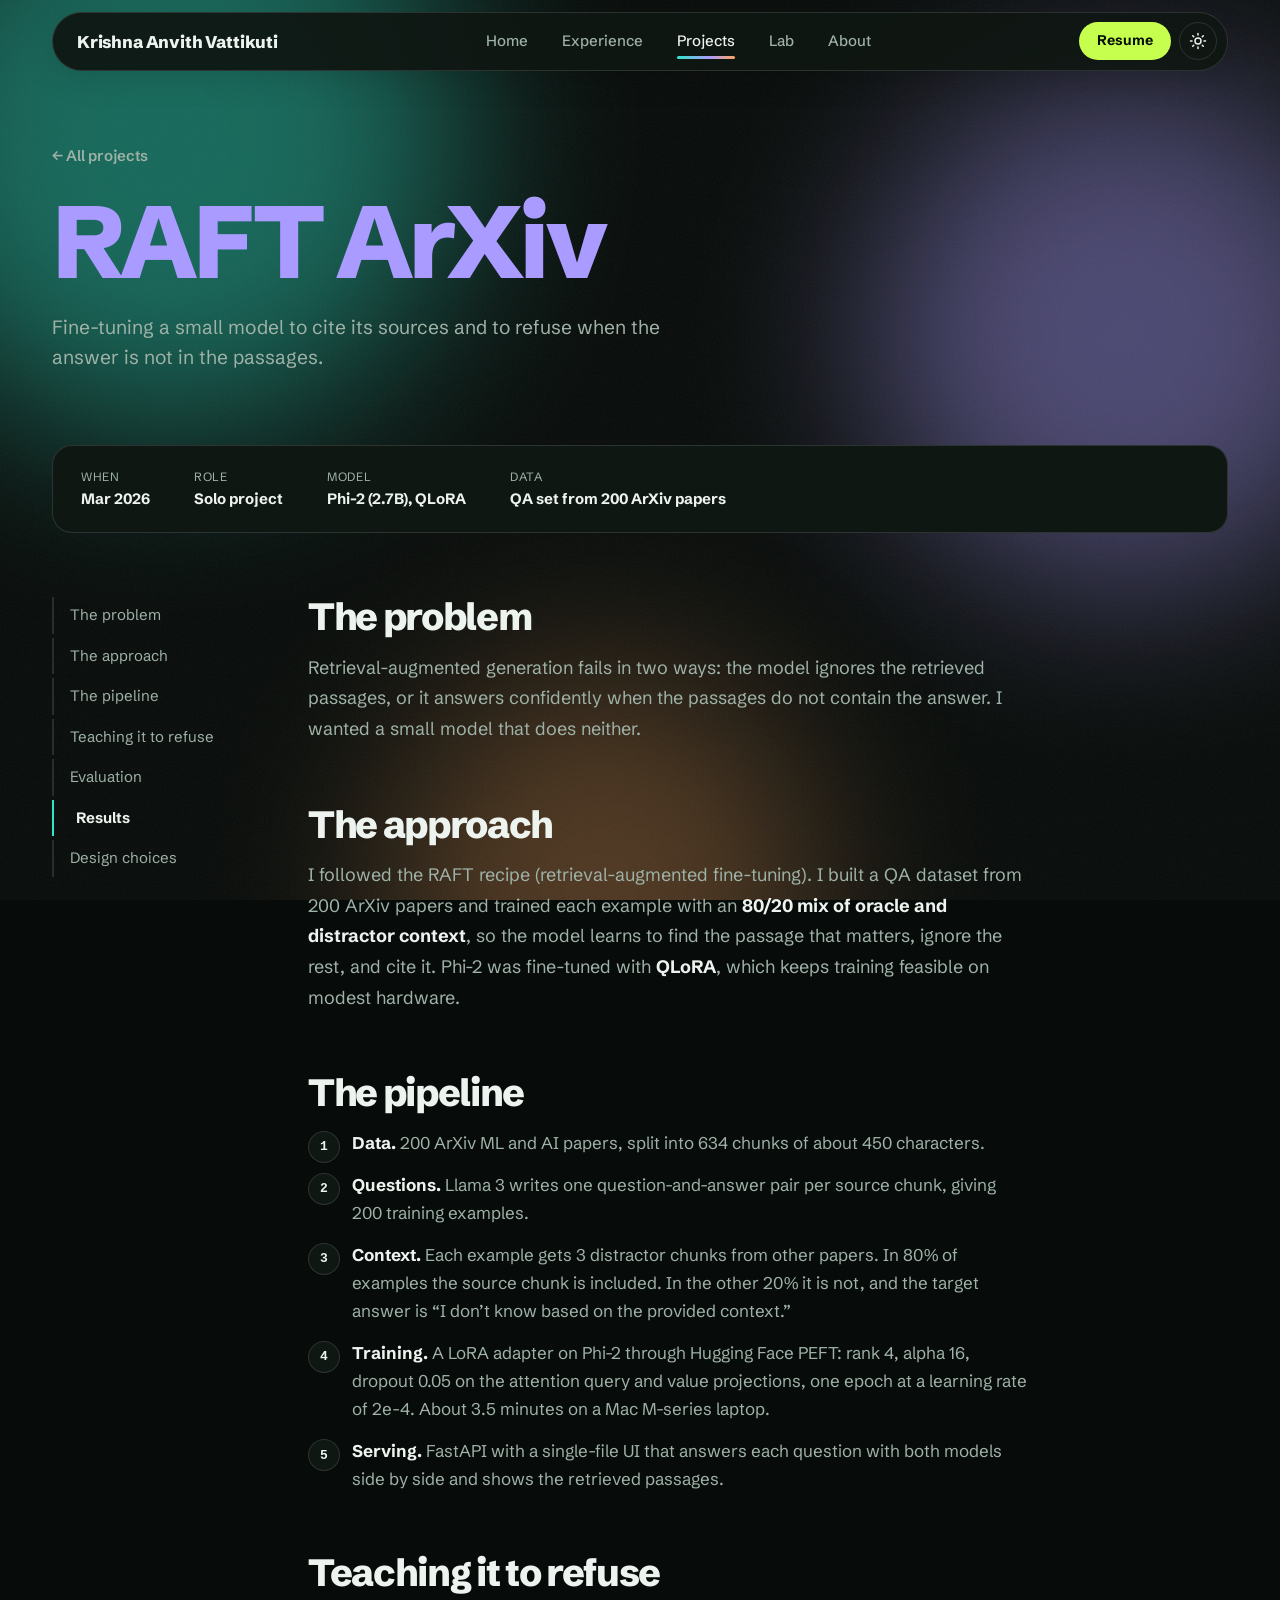
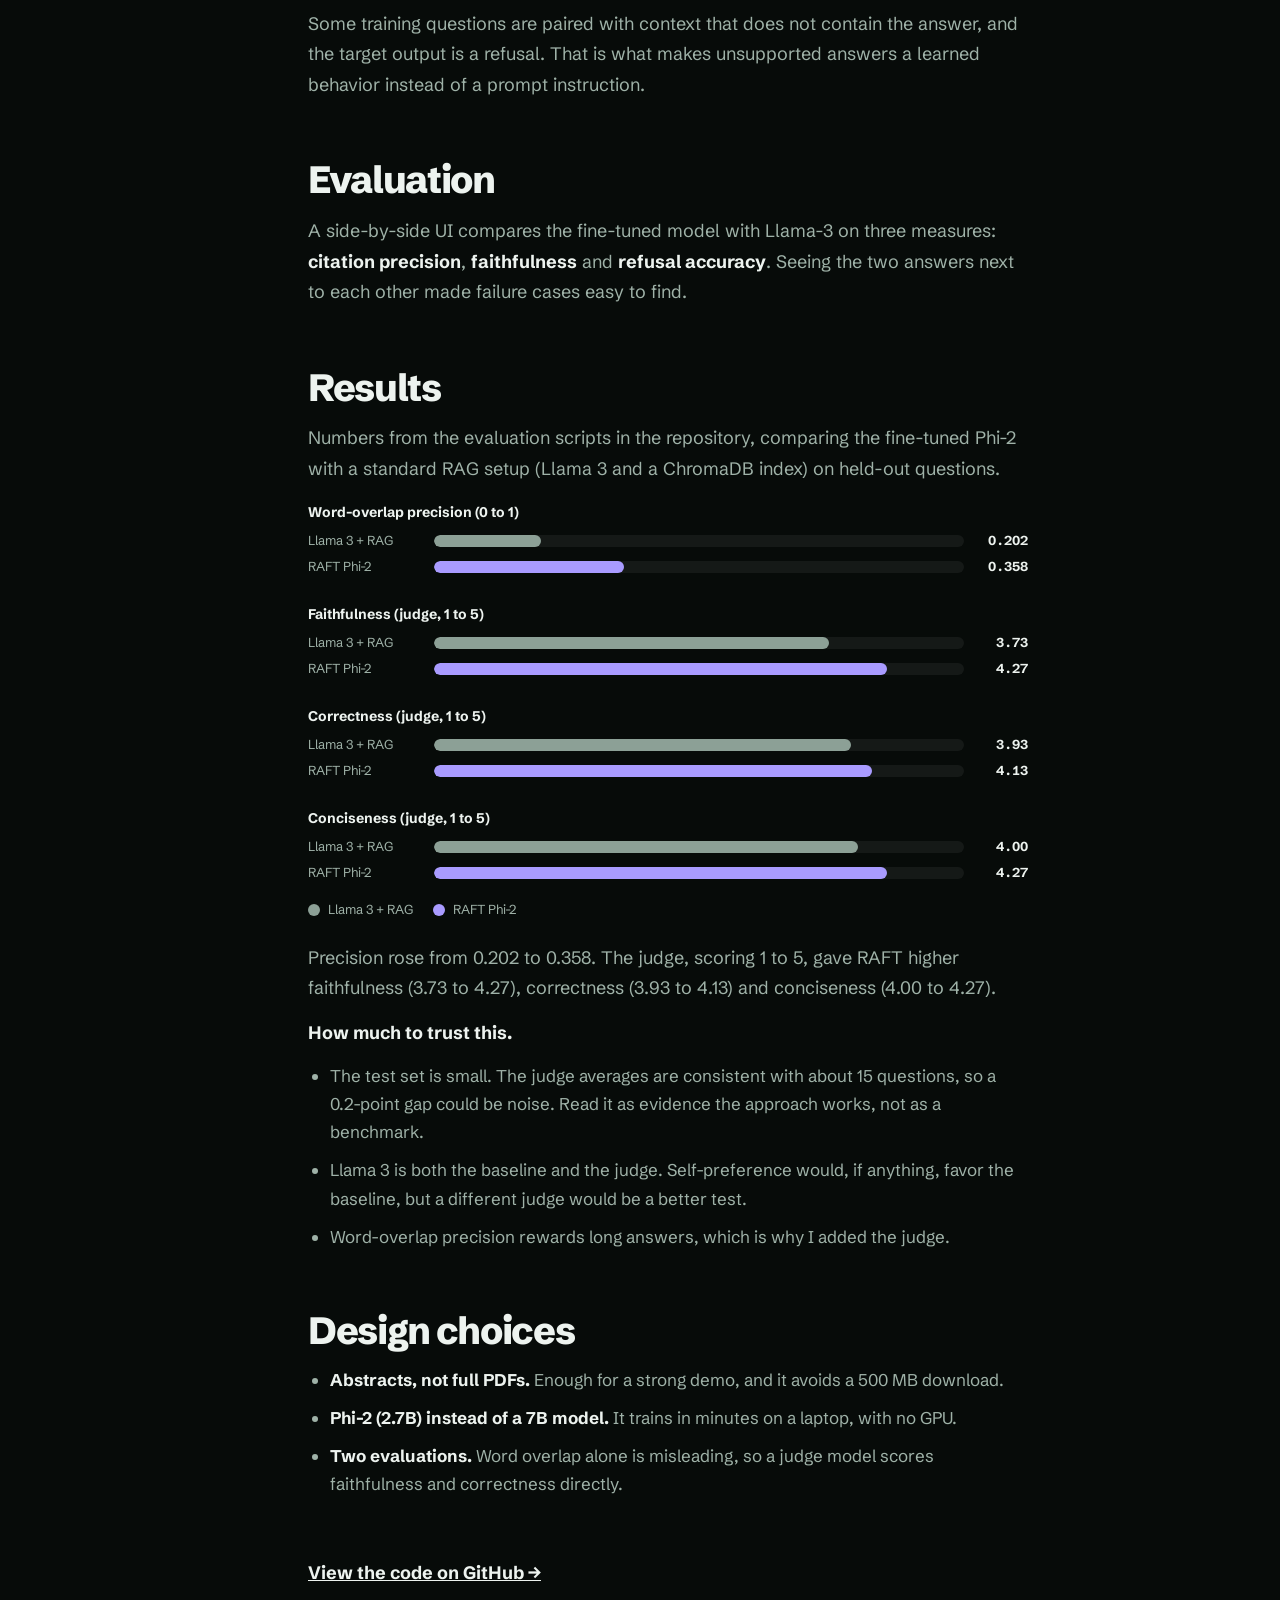
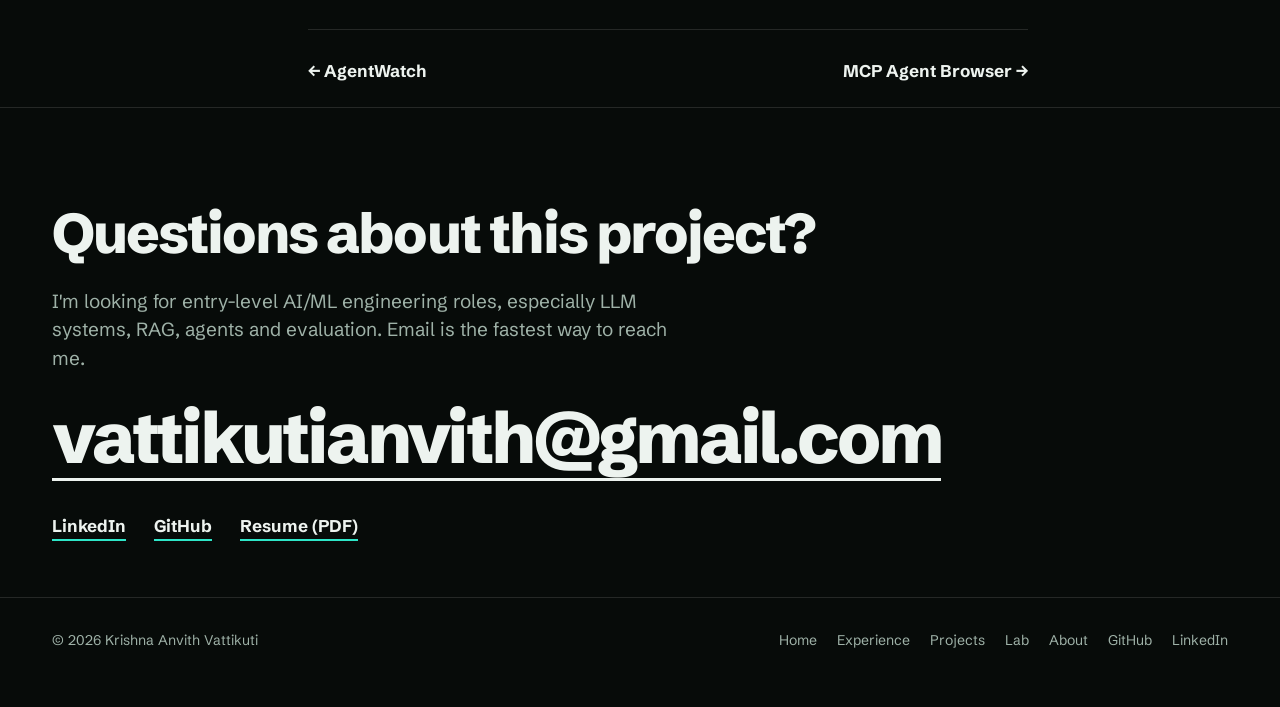
<file: raft-arxiv.html>
<!doctype html>
<html lang="en">
<head>
<meta charset="utf-8">
<meta name="viewport" content="width=device-width,initial-scale=1">
<title>RAFT ArXiv | Krishna Anvith Vattikuti</title>
<meta name="description" content="Fine-tuning a small model to cite its sources and to refuse when the answer is not in the passages.">
<meta name="theme-color" content="#070B09">
<link rel="canonical" href="https://anvithanvi.github.io/Anvith-Portfolio/raft-arxiv.html">
<meta property="og:title" content="RAFT ArXiv | Krishna Anvith Vattikuti"><meta property="og:description" content="Fine-tuning a small model to cite its sources and to refuse when the answer is not in the passages."><meta property="og:type" content="website"><meta property="og:site_name" content="Krishna Anvith Vattikuti"><meta property="og:url" content="https://anvithanvi.github.io/Anvith-Portfolio/raft-arxiv.html">
<meta property="og:image" content="https://anvithanvi.github.io/Anvith-Portfolio/img/og.jpg"><meta property="og:image:width" content="1200"><meta property="og:image:height" content="630"><meta property="og:image:alt" content="Krishna Anvith Vattikuti, AI/ML engineer: LLM systems, agents and evaluation">
<meta name="twitter:card" content="summary_large_image"><meta name="twitter:title" content="RAFT ArXiv | Krishna Anvith Vattikuti"><meta name="twitter:description" content="Fine-tuning a small model to cite its sources and to refuse when the answer is not in the passages."><meta name="twitter:image" content="https://anvithanvi.github.io/Anvith-Portfolio/img/og.jpg">
<link rel="apple-touch-icon" href="img/apple-touch-icon.png">
<link rel="icon" href="data:image/svg+xml,%3Csvg xmlns=%27http://www.w3.org/2000/svg%27 viewBox=%270 0 32 32%27%3E%3Crect width=%2732%27 height=%2732%27 rx=%277%27 fill=%27%23070B09%27/%3E%3Cpath d=%27M8 23 16 8l8 15M11.5 18h9%27 stroke=%27%232EE6C8%27 stroke-width=%273%27 fill=%27none%27 stroke-linecap=%27round%27 stroke-linejoin=%27round%27/%3E%3C/svg%3E">
<script>(function(){var d=document.documentElement,t=null;try{t=localStorage.getItem('av-theme')}catch(e){}if(!t){try{t=sessionStorage.getItem('av-theme')}catch(e){}}if(!t){var m=/^av-theme:(dark|light)$/.exec(window.name||'');if(m)t=m[1]}d.setAttribute('data-theme',t==='light'?'light':'dark');if(!('CSSViewTransitionRule' in window))d.classList.add('no-vt');d.classList.add('js');setTimeout(function(){d.classList.add('go')},2000)})()</script>
<link rel="preconnect" href="https://fonts.googleapis.com"><link rel="preconnect" href="https://fonts.gstatic.com" crossorigin>
<link href="https://fonts.googleapis.com/css2?family=Instrument+Serif:ital@0;1&family=JetBrains+Mono:wght@400;500&family=Schibsted+Grotesk:wght@400;500;600;700;800&display=swap" rel="stylesheet">
<link rel="stylesheet" href="style.css">
</head>
<body>
<div class="aurora" aria-hidden="true"><i></i><i></i><i></i></div><div class="glow" id="glow" aria-hidden="true"></div>
<div id="progress" aria-hidden="true"></div>
<header class="top"><div class="wrap"><div class="pill">
<a class="brand" href="index.html"><span class="full">Krishna Anvith Vattikuti</span><span class="short">Anvith V.</span></a>
<nav id="nav" aria-label="Primary"><a href="index.html">Home</a><a href="experience.html">Experience</a><a href="projects.html" aria-current="page">Projects<span class="ind"></span></a><a href="lab.html">Lab</a><a href="about.html">About</a><a class="nav-resume" href="Krishna_Anvith_Vattikuti_Resume.pdf">Resume</a></nav>
<div class="hright"><a class="btn-mini" href="Krishna_Anvith_Vattikuti_Resume.pdf">Resume</a><button class="theme" id="theme" type="button" aria-label="Switch to light theme" title="Toggle theme"><svg class="i-sun" viewBox="0 0 24 24" width="18" height="18" fill="none" stroke="currentColor" stroke-width="2" stroke-linecap="round" stroke-linejoin="round" aria-hidden="true"><circle cx="12" cy="12" r="4"/><path d="M12 2v2M12 20v2M4.93 4.93l1.41 1.41M17.66 17.66l1.41 1.41M2 12h2M20 12h2M4.93 19.07l1.41-1.41M17.66 6.34l1.41-1.41"/></svg><svg class="i-moon" viewBox="0 0 24 24" width="18" height="18" fill="none" stroke="currentColor" stroke-width="2" stroke-linecap="round" stroke-linejoin="round" aria-hidden="true"><path d="M21 12.8A9 9 0 1 1 11.2 3a7 7 0 0 0 9.8 9.8z"/></svg></button><button class="menu-btn" id="menu" type="button" aria-expanded="false" aria-controls="nav" aria-label="Open menu"><span></span><span></span></button></div>
</div></div></header>
<main>
<div class="wrap"><section class="page-hero"><a class="crumb" href="projects.html">&larr; All projects</a><h1 class="page-title layer-llm" id="headline"><span class="ln"><span style="--i:0">RAFT ArXiv</span></span></h1><p class="lede">Fine-tuning a small model to cite its sources and to refuse when the answer is not in the passages.</p></section>
<dl class="facts spot"><div><dt>When</dt><dd>Mar 2026</dd></div><div><dt>Role</dt><dd>Solo project</dd></div><div><dt>Model</dt><dd>Phi-2 (2.7B), QLoRA</dd></div><div><dt>Data</dt><dd>QA set from 200 ArXiv papers</dd></div></dl>
<div class="cs"><nav class="toc" aria-label="On this page"><a href="#problem">The problem</a><a href="#approach">The approach</a><a href="#pipeline">The pipeline</a><a href="#refusal">Teaching it to refuse</a><a href="#eval">Evaluation</a><a href="#results">Results</a><a href="#decisions">Design choices</a></nav><div class="cs-body"><section id="problem"><h2>The problem</h2><p>Retrieval-augmented generation fails in two ways: the model ignores the retrieved passages, or it answers confidently when the passages do not contain the answer. I wanted a small model that does neither.</p></section><section id="approach"><h2>The approach</h2><p>I followed the RAFT recipe (retrieval-augmented fine-tuning). I built a QA dataset from 200 ArXiv papers and trained each example with an <strong>80/20 mix of oracle and distractor context</strong>, so the model learns to find the passage that matters, ignore the rest, and cite it. Phi-2 was fine-tuned with <strong>QLoRA</strong>, which keeps training feasible on modest hardware.</p></section><section id="pipeline"><h2>The pipeline</h2><ol class="steps"><li><strong>Data.</strong> 200 ArXiv ML and AI papers, split into 634 chunks of about 450 characters.</li><li><strong>Questions.</strong> Llama 3 writes one question-and-answer pair per source chunk, giving 200 training examples.</li><li><strong>Context.</strong> Each example gets 3 distractor chunks from other papers. In 80% of examples the source chunk is included. In the other 20% it is not, and the target answer is &ldquo;I don&rsquo;t know based on the provided context.&rdquo;</li><li><strong>Training.</strong> A LoRA adapter on Phi-2 through Hugging Face PEFT: rank 4, alpha 16, dropout 0.05 on the attention query and value projections, one epoch at a learning rate of 2e-4. About 3.5 minutes on a Mac M-series laptop.</li><li><strong>Serving.</strong> FastAPI with a single-file UI that answers each question with both models side by side and shows the retrieved passages.</li></ol></section><section id="refusal"><h2>Teaching it to refuse</h2><p>Some training questions are paired with context that does not contain the answer, and the target output is a refusal. That is what makes unsupported answers a learned behavior instead of a prompt instruction.</p></section><section id="eval"><h2>Evaluation</h2><p>A side-by-side UI compares the fine-tuned model with Llama-3 on three measures: <strong>citation precision</strong>, <strong>faithfulness</strong> and <strong>refusal accuracy</strong>. Seeing the two answers next to each other made failure cases easy to find.</p></section><section id="results"><h2>Results</h2><p>Numbers from the evaluation scripts in the repository, comparing the fine-tuned Phi-2 with a standard RAG setup (Llama 3 and a ChromaDB index) on held-out questions.</p><div class="bars" role="img" aria-label="Bar chart comparing Llama 3 with RAG and RAFT Phi-2 on four measures"><div class="bar-group"><div class="bar-label">Word-overlap precision (0 to 1)</div><div class="bar-row"><span class="bar-name">Llama 3 + RAG</span><span class="bar-track"><i class="b0" style="width:20.2%"></i></span><span class="bar-val">0.202</span></div><div class="bar-row"><span class="bar-name">RAFT Phi-2</span><span class="bar-track"><i class="b1" style="width:35.8%"></i></span><span class="bar-val">0.358</span></div></div><div class="bar-group"><div class="bar-label">Faithfulness (judge, 1 to 5)</div><div class="bar-row"><span class="bar-name">Llama 3 + RAG</span><span class="bar-track"><i class="b0" style="width:74.6%"></i></span><span class="bar-val">3.73</span></div><div class="bar-row"><span class="bar-name">RAFT Phi-2</span><span class="bar-track"><i class="b1" style="width:85.4%"></i></span><span class="bar-val">4.27</span></div></div><div class="bar-group"><div class="bar-label">Correctness (judge, 1 to 5)</div><div class="bar-row"><span class="bar-name">Llama 3 + RAG</span><span class="bar-track"><i class="b0" style="width:78.6%"></i></span><span class="bar-val">3.93</span></div><div class="bar-row"><span class="bar-name">RAFT Phi-2</span><span class="bar-track"><i class="b1" style="width:82.6%"></i></span><span class="bar-val">4.13</span></div></div><div class="bar-group"><div class="bar-label">Conciseness (judge, 1 to 5)</div><div class="bar-row"><span class="bar-name">Llama 3 + RAG</span><span class="bar-track"><i class="b0" style="width:80.0%"></i></span><span class="bar-val">4.00</span></div><div class="bar-row"><span class="bar-name">RAFT Phi-2</span><span class="bar-track"><i class="b1" style="width:85.4%"></i></span><span class="bar-val">4.27</span></div></div></div><p class="legend"><span><i class="b0"></i>Llama 3 + RAG</span><span><i class="b1"></i>RAFT Phi-2</span></p><p>Precision rose from 0.202 to 0.358. The judge, scoring 1 to 5, gave RAFT higher faithfulness (3.73 to 4.27), correctness (3.93 to 4.13) and conciseness (4.00 to 4.27).</p><p><strong>How much to trust this.</strong></p><ul><li>The test set is small. The judge averages are consistent with about 15 questions, so a 0.2-point gap could be noise. Read it as evidence the approach works, not as a benchmark.</li><li>Llama 3 is both the baseline and the judge. Self-preference would, if anything, favor the baseline, but a different judge would be a better test.</li><li>Word-overlap precision rewards long answers, which is why I added the judge.</li></ul></section><section id="decisions"><h2>Design choices</h2><ul><li><strong>Abstracts, not full PDFs.</strong> Enough for a strong demo, and it avoids a 500 MB download.</li><li><strong>Phi-2 (2.7B) instead of a 7B model.</strong> It trains in minutes on a laptop, with no GPU.</li><li><strong>Two evaluations.</strong> Word overlap alone is misleading, so a judge model scores faithfulness and correctness directly.</li></ul></section>
<p><a href="https://github.com/AnvithAnvi/raft-arxiv"><strong>View the code on GitHub &rarr;</strong></a></p>
<div class="cs-next"><a href="agentwatch.html">&larr; AgentWatch</a><a href="mcp-agent-browser.html">MCP Agent Browser &rarr;</a></div></div></div></div>
<section class="contact"><div class="wrap">
<h2>Questions about this project?</h2>
<p>I'm looking for entry-level AI/ML engineering roles, especially LLM systems, RAG, agents and evaluation. Email is the fastest way to reach me.</p>
<a class="email" href="mailto:vattikutianvith@gmail.com">vattikutianvith@gmail.com</a>
<div class="links"><a href="https://linkedin.com/in/anvithvattikuti">LinkedIn</a><a href="https://github.com/AnvithAnvi">GitHub</a><a href="Krishna_Anvith_Vattikuti_Resume.pdf">Resume (PDF)</a></div>
</div></section>
</main>
<footer class="site"><div class="wrap">
<span>&copy; <span id="yr">2026</span> Krishna Anvith Vattikuti</span>
<nav aria-label="Footer"><a href="index.html">Home</a><a href="experience.html">Experience</a><a href="projects.html">Projects</a><a href="lab.html">Lab</a><a href="about.html">About</a><a href="https://github.com/AnvithAnvi">GitHub</a><a href="https://linkedin.com/in/anvithvattikuti">LinkedIn</a></nav>
</div></footer>
<script src="app.js"></script>
</body>
</html>
</file>
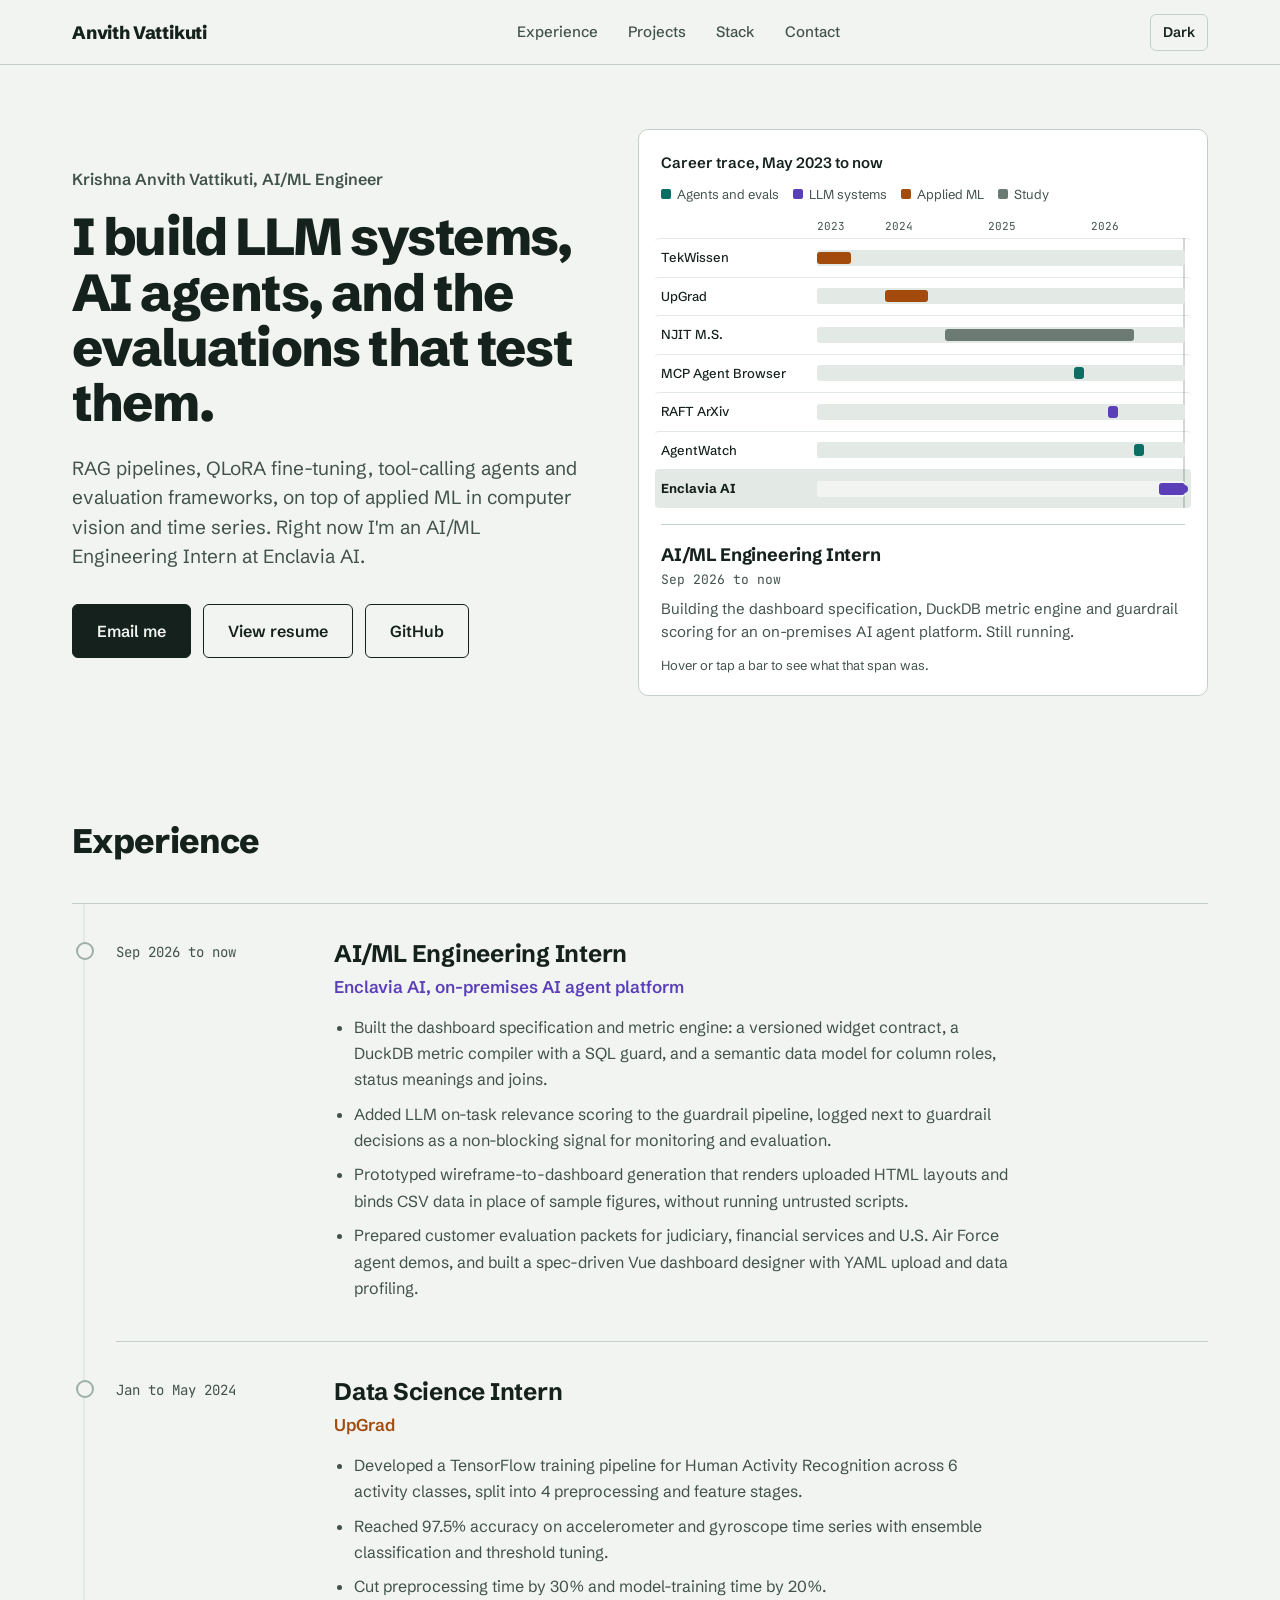
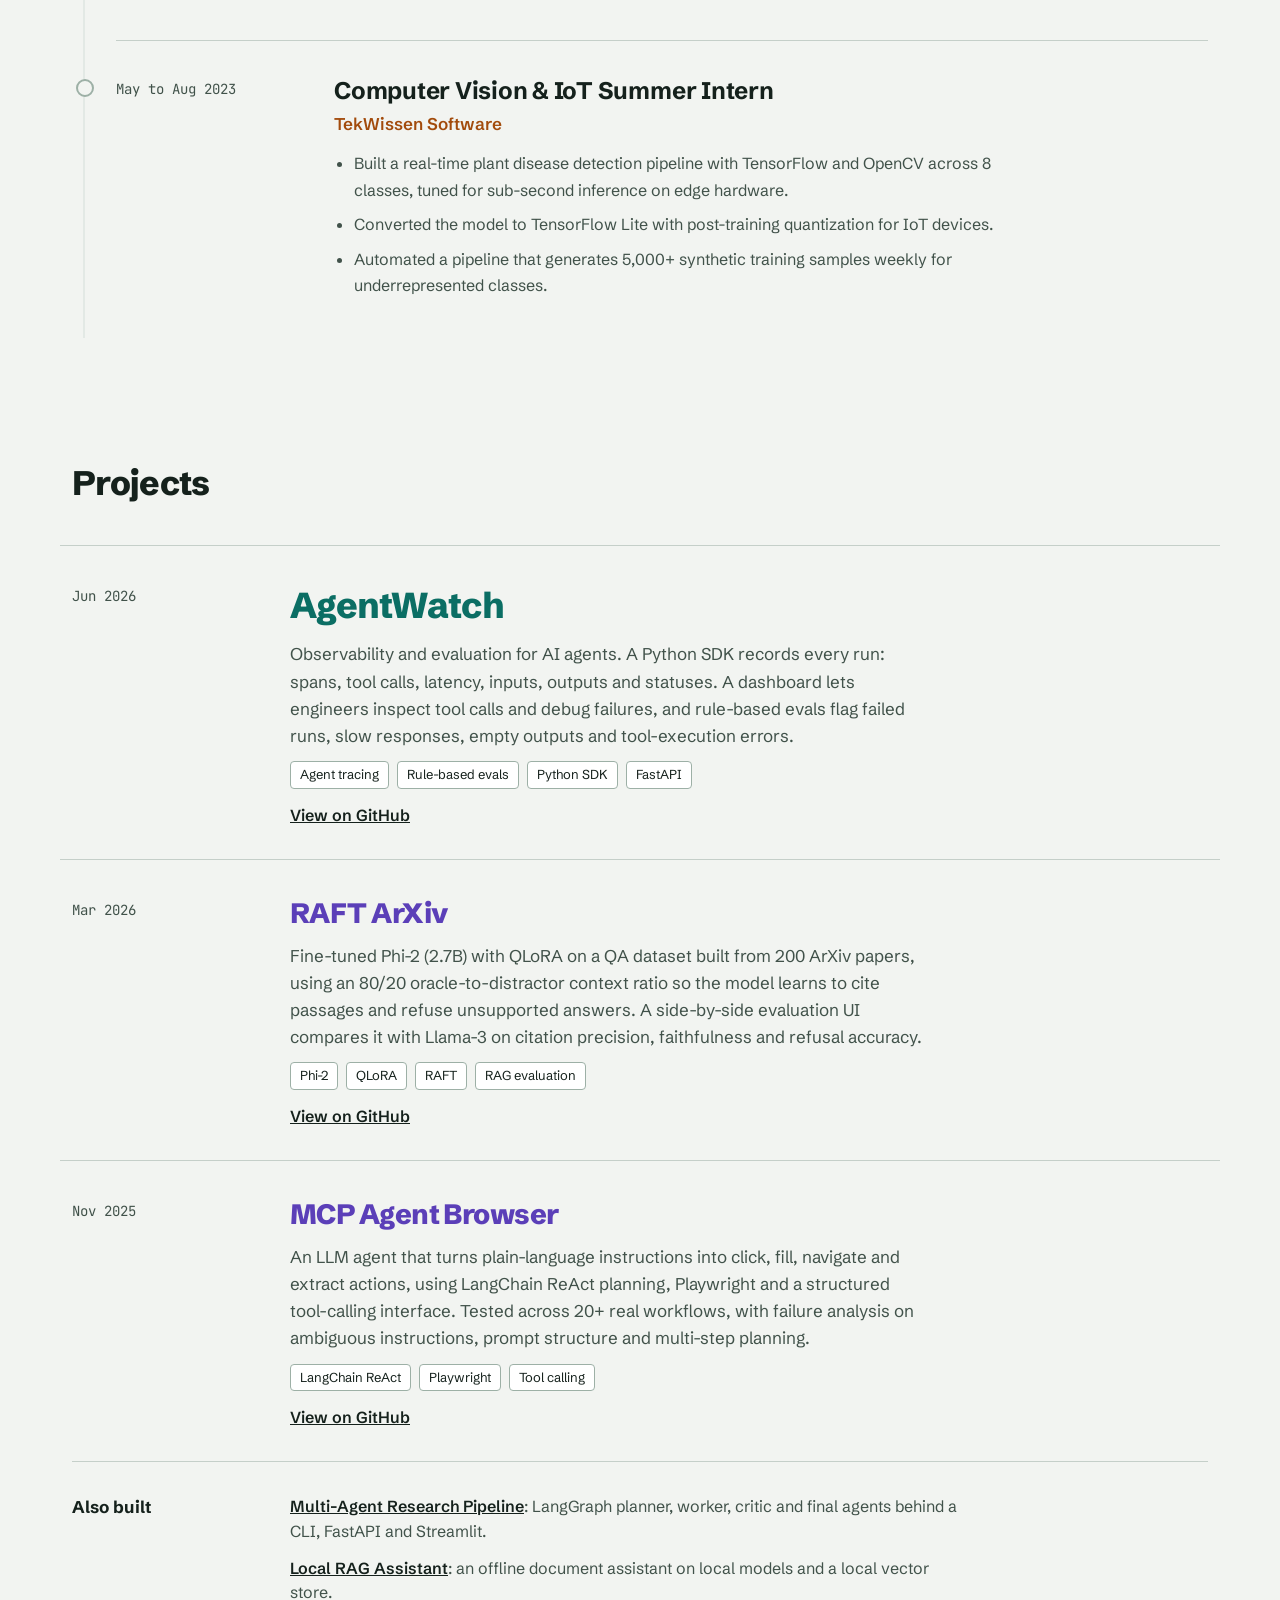
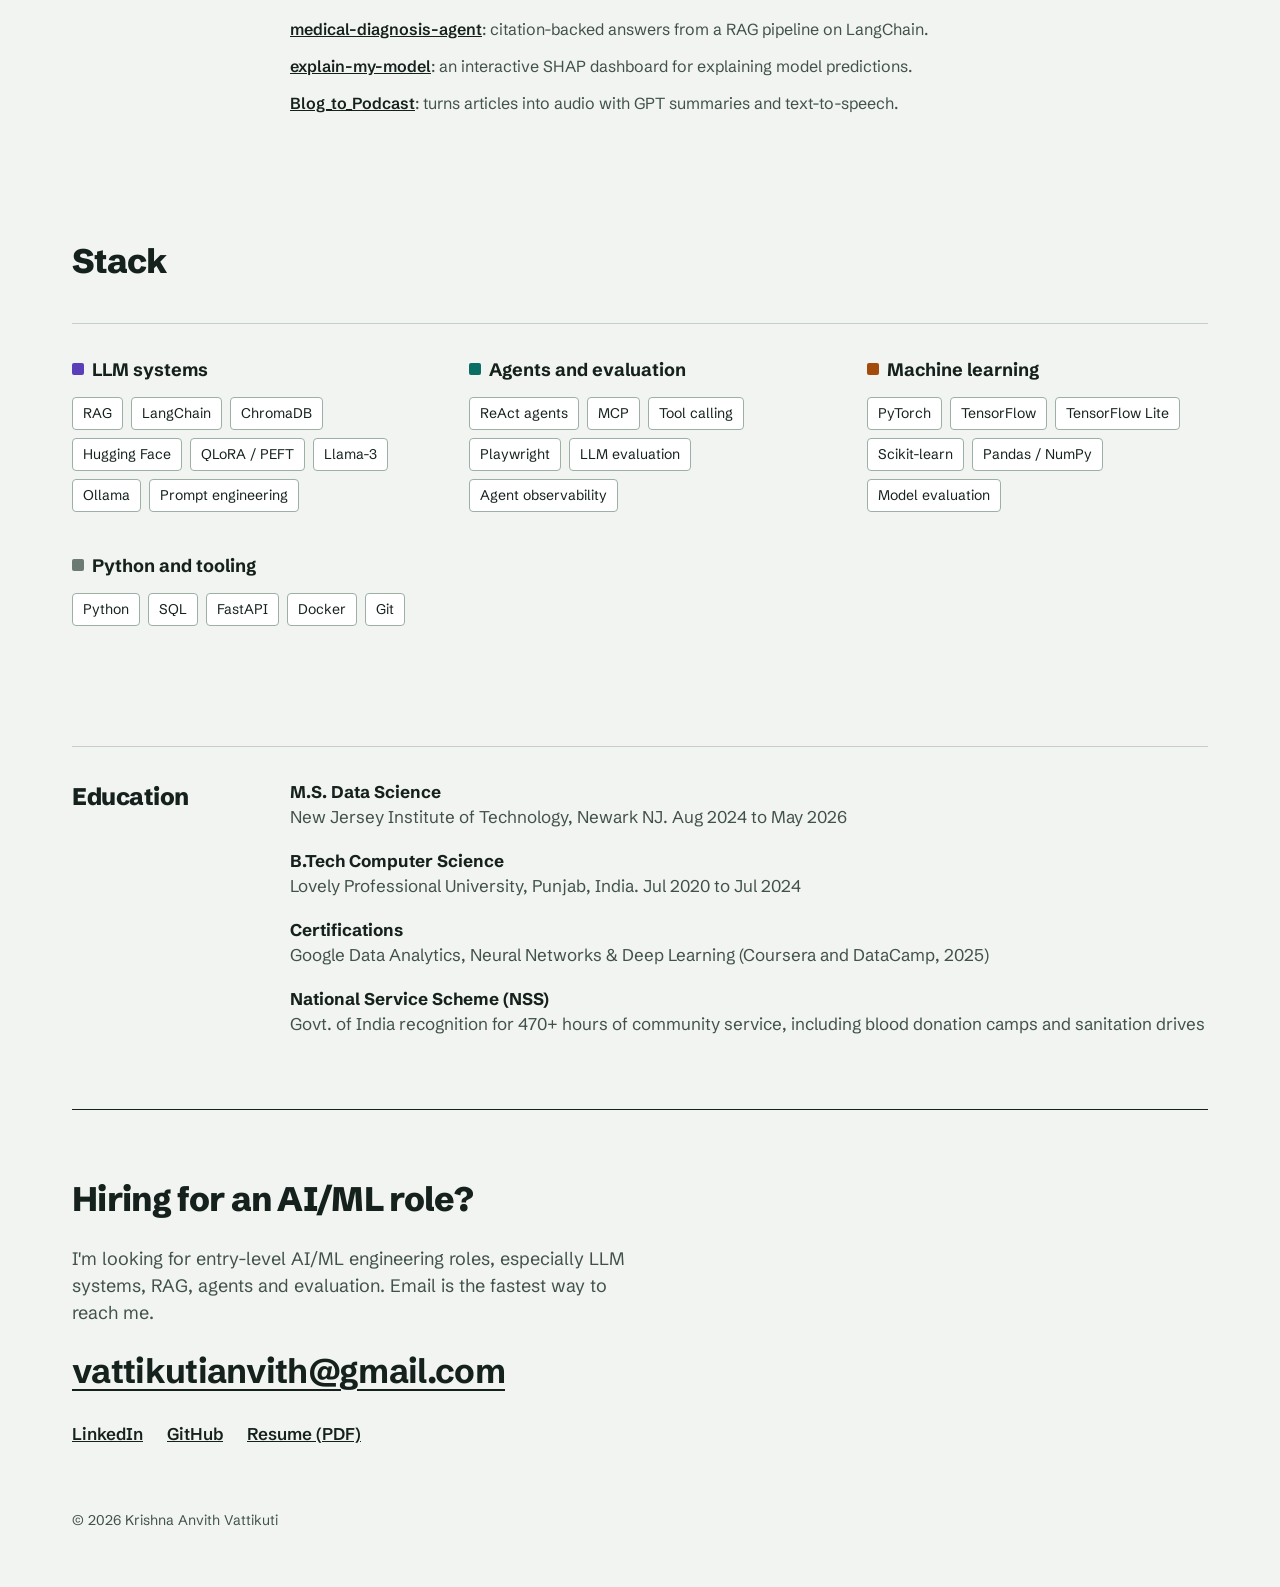
<file: archive/portfolio-v2.html>
<!DOCTYPE html>
<html lang="en" data-theme="light">
<head>
<meta charset="UTF-8">
<meta name="viewport" content="width=device-width, initial-scale=1">
<title>Krishna Anvith Vattikuti | AI/ML Engineer</title>
<meta name="description" content="AI/ML engineer building LLM systems, RAG pipelines, AI agents and the evaluations that test them. Currently AI/ML Engineering Intern at Enclavia AI.">
<script>
document.documentElement.classList.add('js');
/* safety net: always reveal content even if the main script fails */
setTimeout(function () { document.documentElement.classList.add('go'); }, 2000);
try {
  var saved = localStorage.getItem('theme');
  var pref = saved || (window.matchMedia && window.matchMedia('(prefers-color-scheme: dark)').matches ? 'dark' : 'light');
  document.documentElement.setAttribute('data-theme', pref);
} catch (e) {}
</script>
<link rel="preconnect" href="https://fonts.googleapis.com">
<link rel="preconnect" href="https://fonts.gstatic.com" crossorigin>
<link href="https://fonts.googleapis.com/css2?family=Schibsted+Grotesk:wght@400;500;600;700;800&family=JetBrains+Mono:wght@400;500&display=swap" rel="stylesheet">
<style>
:root{
  --bg:#F2F4F1; --panel:#FFFFFF; --ink:#15211C; --sub:#41524A; --line:#C5CFC9; --soft:#E3E9E5; --chip:#9DB0A6;
  --agents:#0B6E64; --llm:#5B3FB8; --ml:#A24B0C; --study:#6B7A73;
  --btn-bg:#15211C; --btn-fg:#F2F4F1; --focus:#5B3FB8; --header-bg:rgba(242,244,241,.88);
}
[data-theme="dark"]{
  --bg:#0F1714; --panel:#16221D; --ink:#E8EFEA; --sub:#A8B8AF; --line:#2B3A33; --soft:#1E2B25; --chip:#41554B;
  --agents:#3DD1BF; --llm:#A99BFF; --ml:#FFA45C; --study:#8FA096;
  --btn-bg:#E8EFEA; --btn-fg:#0F1714; --focus:#A99BFF; --header-bg:rgba(15,23,20,.88);
}
*{box-sizing:border-box;margin:0;padding:0}
html{scroll-behavior:smooth}
body{background:var(--bg);color:var(--ink);font-family:'Schibsted Grotesk',system-ui,sans-serif;line-height:1.5;transition:background-color .3s,color .3s;overflow-x:hidden}
a{color:inherit}
a:focus-visible,button:focus-visible{outline:3px solid var(--focus);outline-offset:3px;border-radius:4px}
.wrap{max-width:1200px;margin:0 auto;padding:0 32px}
section{scroll-margin-top:84px}
.mono{font-family:'JetBrains Mono',monospace}

/* progress + header */
#progress{position:fixed;top:0;left:0;right:0;height:3px;background:var(--agents);transform:scaleX(0);transform-origin:left;z-index:60}
header.top{position:sticky;top:0;z-index:50;background:var(--header-bg);backdrop-filter:blur(10px);-webkit-backdrop-filter:blur(10px);border-bottom:1px solid var(--line)}
header.top .wrap{display:flex;align-items:center;justify-content:space-between;gap:16px;height:64px}
.brand{font-weight:800;font-size:18px;letter-spacing:-.01em;text-decoration:none}
.brand .short{display:none}
nav#nav{position:relative;display:flex;gap:6px;font-size:15px;font-weight:500}
nav#nav a{text-decoration:none;padding:8px 12px;color:var(--sub);transition:color .2s}
nav#nav a:hover,nav#nav a[aria-current="true"]{color:var(--ink)}
.nav-ind{position:absolute;left:0;bottom:2px;height:3px;width:0;background:var(--agents);border-radius:3px;transition:transform .35s cubic-bezier(.2,.7,.2,1),width .35s cubic-bezier(.2,.7,.2,1)}
.theme{font:inherit;font-size:14px;font-weight:600;background:transparent;color:var(--ink);border:1.5px solid var(--line);border-radius:6px;padding:7px 12px;cursor:pointer;min-height:36px}
.theme:hover{border-color:var(--ink)}

/* hero */
.hero{display:flex;flex-wrap:wrap;gap:56px;align-items:center;padding:64px 0 96px}
.hero-text{flex:1 1 480px;min-width:0}
.who{font-size:16px;font-weight:600;color:var(--sub);margin-bottom:18px}
h1{font-size:52px;line-height:1.06;letter-spacing:-.03em;font-weight:800;margin-bottom:24px}
h1 .w{display:inline-block;overflow:hidden;vertical-align:top;padding-bottom:.08em;margin-bottom:-.08em}
h1 .w>span{display:inline-block}
.js h1 .w>span{transform:translateY(105%);transition:transform .8s cubic-bezier(.2,.7,.2,1);transition-delay:calc(var(--i) * 55ms)}
.js.go h1 .w>span{transform:none}
.lede{font-size:19px;line-height:1.55;color:var(--sub);max-width:50ch;margin-bottom:32px}
.ctas{display:flex;flex-wrap:wrap;gap:12px}
.btn{display:inline-block;padding:14px 24px;border-radius:6px;font-weight:600;font-size:16px;text-decoration:none;border:1.5px solid var(--btn-bg);transition:transform .2s,background-color .2s,color .2s}
.btn.primary{background:var(--btn-bg);color:var(--btn-fg)}
.btn.ghost{background:transparent;color:var(--ink)}
.btn:hover{transform:translateY(-2px)}

/* trace widget */
.trace-col{flex:1 1 540px;min-width:0}
.trace{--lab:144px;background:var(--panel);border:1px solid var(--line);border-radius:10px;padding:22px 22px 20px;transition:background-color .3s,border-color .3s}
.trace-head{display:flex;flex-wrap:wrap;justify-content:space-between;gap:10px;margin-bottom:14px}
.trace-title{font-weight:600;font-size:15px}
.legend{display:flex;flex-wrap:wrap;gap:14px;font-size:13px;color:var(--sub)}
.legend span{display:inline-flex;align-items:center;gap:6px}
.legend i{width:10px;height:10px;border-radius:2px;display:inline-block}
.axis{position:relative;display:grid;grid-template-columns:var(--lab) 1fr;gap:12px;height:20px;font-size:11px;color:var(--sub)}
.axis .ticks{position:relative}
.axis .ticks span{position:absolute;top:0}
.rows{position:relative}
.tr-row{display:grid;grid-template-columns:var(--lab) 1fr;gap:12px;align-items:center;width:100%;background:transparent;border:0;border-top:1px solid var(--soft);padding:9px 6px;margin:0 -6px;width:calc(100% + 12px);font:inherit;color:inherit;text-align:left;cursor:pointer;border-radius:4px;transition:background-color .2s}
.tr-row:hover,.tr-row[aria-pressed="true"]{background:var(--soft)}
.tr-label{font-size:13px;font-weight:500}
.tr-row[aria-pressed="true"] .tr-label{font-weight:700}
.tr-track{position:relative;height:16px;border-radius:3px;background:var(--soft)}
.tr-row:hover .tr-track,.tr-row[aria-pressed="true"] .tr-track{background:var(--bg)}
.tr-bar{position:absolute;top:2px;height:12px;border-radius:3px;min-width:10px;transform-origin:left;transition:transform .55s cubic-bezier(.2,.7,.2,1);transition-delay:var(--d,0s)}
.js .tr-bar{transform:scaleX(0)}
.js.go .tr-bar{transform:scaleX(1)}
.l-agents{background:var(--agents)} .l-llm{background:var(--llm)} .l-ml{background:var(--ml)} .l-study{background:var(--study)}
.tr-bar.live::after{content:"";position:absolute;right:-3px;top:50%;width:8px;height:8px;margin-top:-4px;border-radius:50%;background:var(--llm);box-shadow:0 0 0 0 var(--llm);opacity:0}
.go .tr-bar.live::after{opacity:1;animation:pulse 2.2s ease-out 2.6s infinite}
@keyframes pulse{0%{box-shadow:0 0 0 0 color-mix(in srgb,var(--llm) 55%,transparent)}70%{box-shadow:0 0 0 9px transparent}100%{box-shadow:0 0 0 0 transparent}}
.over{position:absolute;top:0;bottom:0;left:calc(var(--lab) + 12px);right:0;pointer-events:none}
.playhead{position:absolute;top:0;bottom:0;left:0;width:2px;background:var(--ink);opacity:0}
.go .playhead{animation:sweep 2.2s linear .15s both}
@keyframes sweep{0%{left:0;opacity:1}92%{opacity:1}100%{left:calc(100% - 2px);opacity:.18}}
.detail{margin-top:16px;padding-top:16px;border-top:1px solid var(--line);min-height:112px}
.detail h3{font-size:18px;font-weight:700;letter-spacing:-.01em;margin-bottom:2px}
.detail .when{font-size:13px;color:var(--sub);margin-bottom:8px}
.detail p{font-size:15px;line-height:1.55;color:var(--sub);max-width:62ch}
.detail a{display:inline-block;margin-top:8px;font-weight:600;font-size:15px}
.hint{margin-top:12px;font-size:13px;color:var(--sub)}

/* sections */
.block{padding:24px 0 96px}
h2{font-size:34px;letter-spacing:-.02em;font-weight:800;margin-bottom:36px}
.layer-llm{color:var(--llm)} .layer-ml{color:var(--ml)} .layer-agents{color:var(--agents)}

/* experience timeline */
.xwrap{position:relative;padding-left:44px;border-top:1px solid var(--line)}
.xwrap::before{content:"";position:absolute;left:11px;top:0;bottom:0;width:2px;background:var(--soft)}
.xfill{position:absolute;left:11px;top:0;width:2px;height:var(--fill,0px);background:var(--agents)}
.xentry{position:relative;display:flex;flex-wrap:wrap;gap:12px 48px;padding:32px 0;border-bottom:1px solid var(--line)}
.xentry:last-child{border-bottom:0}
.xentry::before{content:"";position:absolute;left:-40px;top:38px;width:14px;height:14px;border-radius:50%;background:var(--bg);border:2px solid var(--chip);transition:background-color .3s,border-color .3s,transform .3s}
.xentry.on::before{background:var(--agents);border-color:var(--agents);transform:scale(1.15)}
.xdate{flex:0 0 170px;font-size:14px;color:var(--sub);padding-top:6px}
.xbody{flex:1 1 460px;min-width:0}
.xbody h3{font-size:24px;font-weight:700;letter-spacing:-.01em}
.xco{font-size:17px;font-weight:600;margin:2px 0 14px}
.xbody ul{padding-left:20px;font-size:16px;line-height:1.65;color:var(--sub);max-width:68ch}
.xbody li{margin-bottom:8px}

/* projects */
.prow{display:flex;flex-wrap:wrap;gap:16px 48px;padding:32px 12px;margin:0 -12px;border-top:1px solid var(--line);background:linear-gradient(var(--soft),var(--soft)) no-repeat left top/0% 100%;transition:background-size .5s cubic-bezier(.2,.7,.2,1)}
.prow:hover,.prow:focus-within{background-size:100% 100%}
.pdate{flex:0 0 170px;font-size:14px;color:var(--sub);padding-top:8px}
.pmain{flex:1 1 480px;min-width:0}
.pname{display:inline-block;font-weight:800;letter-spacing:-.02em;transition:transform .4s cubic-bezier(.2,.7,.2,1)}
.prow:hover .pname,.prow:focus-within .pname{transform:translateX(10px)}
.pdesc{font-size:17px;line-height:1.6;color:var(--sub);max-width:64ch;margin:8px 0 12px}
.tags{display:flex;flex-wrap:wrap;gap:8px;margin-bottom:14px;font-size:13px}
.tags span{border:1px solid var(--chip);border-radius:4px;padding:3px 9px;background:var(--panel)}
.plink{font-weight:600;font-size:16px}
.also{display:flex;flex-wrap:wrap;gap:16px 48px;border-top:1px solid var(--line);padding-top:32px}
.also h3{flex:0 0 170px;font-size:17px;font-weight:700}
.alist{flex:1 1 480px;min-width:0;display:flex;flex-direction:column;gap:12px;font-size:16px;line-height:1.55;color:var(--sub);max-width:68ch}
.alist a{font-weight:600;color:var(--ink)}

/* stack */
.stack{display:flex;flex-wrap:wrap;gap:40px 56px;border-top:1px solid var(--line);padding-top:32px}
.sgroup{flex:1 1 260px;min-width:0}
.sgroup h3{display:flex;align-items:center;gap:8px;font-size:18px;font-weight:700;margin-bottom:14px}
.sgroup h3 i{width:12px;height:12px;border-radius:2px;display:inline-block}
.chips{display:flex;flex-wrap:wrap;gap:8px;font-size:14px}
.chips span{border:1px solid var(--chip);border-radius:4px;padding:5px 10px;background:var(--panel);transition:transform .2s,border-color .2s}
.chips span:hover{transform:translateY(-2px);border-color:var(--ink)}

/* education + contact */
.edu{display:flex;flex-wrap:wrap;gap:16px 48px;border-top:1px solid var(--line);padding-top:32px}
.edu h2{flex:0 0 170px;font-size:24px;margin:0}
.edu .list{flex:1 1 480px;min-width:0;display:flex;flex-direction:column;gap:18px;font-size:17px}
.edu .list .sub{color:var(--sub)}
.contact{border-top:1px solid var(--ink);padding:64px 0 24px}
.contact h2{margin-bottom:20px}
.contact p{font-size:18px;color:var(--sub);max-width:52ch;margin-bottom:20px}
.email{display:inline-block;font-size:34px;font-weight:700;letter-spacing:-.02em;margin-bottom:24px;word-break:break-word;text-decoration-thickness:2px;text-underline-offset:6px}
.links{display:flex;flex-wrap:wrap;gap:24px;font-size:17px;font-weight:600}
footer{padding:40px 0 56px;color:var(--sub);font-size:14px}

@media (max-width:760px){
  .wrap{padding:0 20px}
  h1{font-size:40px}
  .hero{padding:40px 0 64px;gap:40px}
  .brand .full{display:none}.brand .short{display:inline}
  nav#nav a{padding:8px 8px}
  .trace{--lab:112px;padding:16px 14px}
  .tr-label{font-size:12px}
  .email{font-size:22px}
  .xwrap{padding-left:34px}
  .xentry::before{left:-31px}
  .xwrap::before,.xfill{left:5px}
  h2{font-size:30px}
}
@media (prefers-reduced-motion: reduce){
  html{scroll-behavior:auto}
  *,*::before,*::after{animation:none !important;transition:none !important}
  .js h1 .w>span{transform:none}
  .js .tr-bar{transform:none}
  .playhead{display:none}
}
</style>
</head>
<body id="top">
<div id="progress" aria-hidden="true"></div>

<header class="top">
<div class="wrap">
<a class="brand" href="#top" aria-label="Back to top"><span class="full">Anvith Vattikuti</span><span class="short">AV</span></a>
<nav id="nav" aria-label="Sections">
<a href="#experience">Experience</a>
<a href="#projects">Projects</a>
<a href="#stack">Stack</a>
<a href="#contact">Contact</a>
<span class="nav-ind" aria-hidden="true"></span>
</nav>
<button class="theme" id="theme" type="button" aria-label="Switch color theme">Dark</button>
</div>
</header>

<main>
<div class="wrap">

<section class="hero" id="hero">
<div class="hero-text">
<p class="who">Krishna Anvith Vattikuti, AI/ML Engineer</p>
<h1 id="headline">I build LLM systems, AI agents, and the evaluations that test them.</h1>
<p class="lede">RAG pipelines, QLoRA fine-tuning, tool-calling agents and evaluation frameworks, on top of applied ML in computer vision and time series. Right now I'm an AI/ML Engineering Intern at Enclavia AI.</p>
<div class="ctas">
<a class="btn primary" href="mailto:vattikutianvith@gmail.com">Email me</a>
<a class="btn ghost" href="../Krishna_Anvith_Vattikuti_Resume.pdf">View resume</a>
<a class="btn ghost" href="https://github.com/AnvithAnvi">GitHub</a>
</div>
</div>

<div class="trace-col">
<div class="trace" id="trace">
<div class="trace-head">
<div class="trace-title">Career trace, May 2023 to now</div>
<div class="legend">
<span><i style="background:var(--agents)"></i>Agents and evals</span>
<span><i style="background:var(--llm)"></i>LLM systems</span>
<span><i style="background:var(--ml)"></i>Applied ML</span>
<span><i style="background:var(--study)"></i>Study</span>
</div>
</div>
<div class="axis mono"><div></div><div class="ticks"><span style="left:0">2023</span><span style="left:18.6%">2024</span><span style="left:46.5%">2025</span><span style="left:74.4%">2026</span></div></div>
<div class="rows" id="rows">
<div class="over" aria-hidden="true"><div class="playhead"></div></div>
</div>
<div class="detail" id="detail" aria-live="polite"></div>
<p class="hint">Hover or tap a bar to see what that span was.</p>
</div>
</div>
</section>

<section class="block" id="experience">
<h2>Experience</h2>
<div class="xwrap" id="xwrap">
<div class="xfill" aria-hidden="true"></div>

<article class="xentry">
<div class="xdate mono">Sep 2026 to now</div>
<div class="xbody">
<h3>AI/ML Engineering Intern</h3>
<div class="xco layer-llm">Enclavia AI, on-premises AI agent platform</div>
<ul>
<li>Built the dashboard specification and metric engine: a versioned widget contract, a DuckDB metric compiler with a SQL guard, and a semantic data model for column roles, status meanings and joins.</li>
<li>Added LLM on-task relevance scoring to the guardrail pipeline, logged next to guardrail decisions as a non-blocking signal for monitoring and evaluation.</li>
<li>Prototyped wireframe-to-dashboard generation that renders uploaded HTML layouts and binds CSV data in place of sample figures, without running untrusted scripts.</li>
<li>Prepared customer evaluation packets for judiciary, financial services and U.S. Air Force agent demos, and built a spec-driven Vue dashboard designer with YAML upload and data profiling.</li>
</ul>
</div>
</article>

<article class="xentry">
<div class="xdate mono">Jan to May 2024</div>
<div class="xbody">
<h3>Data Science Intern</h3>
<div class="xco layer-ml">UpGrad</div>
<ul>
<li>Developed a TensorFlow training pipeline for Human Activity Recognition across 6 activity classes, split into 4 preprocessing and feature stages.</li>
<li>Reached 97.5% accuracy on accelerometer and gyroscope time series with ensemble classification and threshold tuning.</li>
<li>Cut preprocessing time by 30% and model-training time by 20%.</li>
</ul>
</div>
</article>

<article class="xentry">
<div class="xdate mono">May to Aug 2023</div>
<div class="xbody">
<h3>Computer Vision &amp; IoT Summer Intern</h3>
<div class="xco layer-ml">TekWissen Software</div>
<ul>
<li>Built a real-time plant disease detection pipeline with TensorFlow and OpenCV across 8 classes, tuned for sub-second inference on edge hardware.</li>
<li>Converted the model to TensorFlow Lite with post-training quantization for IoT devices.</li>
<li>Automated a pipeline that generates 5,000+ synthetic training samples weekly for underrepresented classes.</li>
</ul>
</div>
</article>
</div>
</section>

<section class="block" id="projects">
<h2>Projects</h2>

<article class="prow">
<div class="pdate mono">Jun 2026</div>
<div class="pmain">
<h3 class="pname layer-agents" style="font-size:36px">AgentWatch</h3>
<p class="pdesc">Observability and evaluation for AI agents. A Python SDK records every run: spans, tool calls, latency, inputs, outputs and statuses. A dashboard lets engineers inspect tool calls and debug failures, and rule-based evals flag failed runs, slow responses, empty outputs and tool-execution errors.</p>
<div class="tags"><span>Agent tracing</span><span>Rule-based evals</span><span>Python SDK</span><span>FastAPI</span></div>
<a class="plink" href="https://github.com/AnvithAnvi/AgentWatch">View on GitHub</a>
</div>
</article>

<article class="prow">
<div class="pdate mono">Mar 2026</div>
<div class="pmain">
<h3 class="pname layer-llm" style="font-size:28px">RAFT ArXiv</h3>
<p class="pdesc">Fine-tuned Phi-2 (2.7B) with QLoRA on a QA dataset built from 200 ArXiv papers, using an 80/20 oracle-to-distractor context ratio so the model learns to cite passages and refuse unsupported answers. A side-by-side evaluation UI compares it with Llama-3 on citation precision, faithfulness and refusal accuracy.</p>
<div class="tags"><span>Phi-2</span><span>QLoRA</span><span>RAFT</span><span>RAG evaluation</span></div>
<a class="plink" href="https://github.com/AnvithAnvi/raft-arxiv">View on GitHub</a>
</div>
</article>

<article class="prow">
<div class="pdate mono">Nov 2025</div>
<div class="pmain">
<h3 class="pname layer-llm" style="font-size:28px">MCP Agent Browser</h3>
<p class="pdesc">An LLM agent that turns plain-language instructions into click, fill, navigate and extract actions, using LangChain ReAct planning, Playwright and a structured tool-calling interface. Tested across 20+ real workflows, with failure analysis on ambiguous instructions, prompt structure and multi-step planning.</p>
<div class="tags"><span>LangChain ReAct</span><span>Playwright</span><span>Tool calling</span></div>
<a class="plink" href="https://github.com/AnvithAnvi/Mcp_agent_browser">View on GitHub</a>
</div>
</article>

<div class="also">
<h3>Also built</h3>
<div class="alist">
<div><a href="https://github.com/AnvithAnvi/Multi-Agent-research-pipeline">Multi-Agent Research Pipeline</a>: LangGraph planner, worker, critic and final agents behind a CLI, FastAPI and Streamlit.</div>
<div><a href="https://github.com/AnvithAnvi/Local_RAG_Assistant">Local RAG Assistant</a>: an offline document assistant on local models and a local vector store.</div>
<div><a href="https://github.com/AnvithAnvi/medical-diagnosis-agent">medical-diagnosis-agent</a>: citation-backed answers from a RAG pipeline on LangChain.</div>
<div><a href="https://github.com/AnvithAnvi/explain-my-model">explain-my-model</a>: an interactive SHAP dashboard for explaining model predictions.</div>
<div><a href="https://github.com/AnvithAnvi/Blog_to_Podcast">Blog_to_Podcast</a>: turns articles into audio with GPT summaries and text-to-speech.</div>
</div>
</div>
</section>

<section class="block" id="stack">
<h2>Stack</h2>
<div class="stack">
<div class="sgroup">
<h3><i style="background:var(--llm)"></i>LLM systems</h3>
<div class="chips"><span>RAG</span><span>LangChain</span><span>ChromaDB</span><span>Hugging Face</span><span>QLoRA / PEFT</span><span>Llama-3</span><span>Ollama</span><span>Prompt engineering</span></div>
</div>
<div class="sgroup">
<h3><i style="background:var(--agents)"></i>Agents and evaluation</h3>
<div class="chips"><span>ReAct agents</span><span>MCP</span><span>Tool calling</span><span>Playwright</span><span>LLM evaluation</span><span>Agent observability</span></div>
</div>
<div class="sgroup">
<h3><i style="background:var(--ml)"></i>Machine learning</h3>
<div class="chips"><span>PyTorch</span><span>TensorFlow</span><span>TensorFlow Lite</span><span>Scikit-learn</span><span>Pandas / NumPy</span><span>Model evaluation</span></div>
</div>
<div class="sgroup">
<h3><i style="background:var(--study)"></i>Python and tooling</h3>
<div class="chips"><span>Python</span><span>SQL</span><span>FastAPI</span><span>Docker</span><span>Git</span></div>
</div>
</div>
</section>

<section class="block" id="education" style="padding-bottom:72px">
<div class="edu">
<h2>Education</h2>
<div class="list">
<div><strong>M.S. Data Science</strong><div class="sub">New Jersey Institute of Technology, Newark NJ. Aug 2024 to May 2026</div></div>
<div><strong>B.Tech Computer Science</strong><div class="sub">Lovely Professional University, Punjab, India. Jul 2020 to Jul 2024</div></div>
<div><strong>Certifications</strong><div class="sub">Google Data Analytics, Neural Networks &amp; Deep Learning (Coursera and DataCamp, 2025)</div></div>
<div><strong>National Service Scheme (NSS)</strong><div class="sub">Govt. of India recognition for 470+ hours of community service, including blood donation camps and sanitation drives</div></div>
</div>
</div>
</section>

<section class="contact" id="contact">
<h2>Hiring for an AI/ML role?</h2>
<p>I'm looking for entry-level AI/ML engineering roles, especially LLM systems, RAG, agents and evaluation. Email is the fastest way to reach me.</p>
<a class="email" href="mailto:vattikutianvith@gmail.com">vattikutianvith@gmail.com</a>
<div class="links">
<a href="https://linkedin.com/in/anvithvattikuti">LinkedIn</a>
<a href="https://github.com/AnvithAnvi">GitHub</a>
<a href="../Krishna_Anvith_Vattikuti_Resume.pdf">Resume (PDF)</a>
</div>
</section>

</div>
</main>

<footer><div class="wrap">&copy; <span id="year"></span> Krishna Anvith Vattikuti</div></footer>

<script>
(function () {
  var reduce = window.matchMedia && window.matchMedia('(prefers-reduced-motion: reduce)').matches;
  var root = document.documentElement;

  /* 1. Headline: split into words so each one slides up in turn */
  var h1 = document.getElementById('headline');
  var words = h1.textContent.trim().split(/\s+/);
  h1.setAttribute('aria-label', h1.textContent.trim());
  h1.textContent = '';
  words.forEach(function (word, i) {
    var mask = document.createElement('span');
    mask.className = 'w';
    mask.setAttribute('aria-hidden', 'true');
    var inner = document.createElement('span');
    inner.style.setProperty('--i', i);
    inner.textContent = word;
    mask.appendChild(inner);
    h1.appendChild(mask);
    if (i < words.length - 1) h1.appendChild(document.createTextNode(' '));
  });

  /* 2. Career trace: bars are recorded as the playhead sweeps across */
  var TOTAL = 43; /* months, May 2023 to Nov 2026 */
  var SWEEP = 2.2; /* seconds, must match the CSS animation */
  var spans = [
    { id: 'tek', label: 'TekWissen', layer: 'ml', start: 0, len: 4, when: 'May to Aug 2023', title: 'Computer Vision & IoT Summer Intern', body: 'Real-time plant disease detection across 8 classes with TensorFlow and OpenCV, tuned for sub-second inference on edge hardware, then converted to TensorFlow Lite with post-training quantization.' },
    { id: 'upg', label: 'UpGrad', layer: 'ml', start: 8, len: 5, when: 'Jan to May 2024', title: 'Data Science Intern', body: 'Human Activity Recognition pipeline across 6 activity classes. 97.5% accuracy on accelerometer and gyroscope data, with preprocessing time cut by 30% and training time by 20%.' },
    { id: 'njit', label: 'NJIT M.S.', layer: 'study', start: 15, len: 22, when: 'Aug 2024 to May 2026', title: 'M.S. Data Science', body: 'New Jersey Institute of Technology, Newark NJ.' },
    { id: 'mcp', label: 'MCP Agent Browser', layer: 'agents', start: 30, len: 1, when: 'Nov 2025', title: 'MCP Agent Browser', body: 'LangChain ReAct and Playwright turn plain-language instructions into browser actions through a tool-calling interface. Tested across 20+ real workflows.', href: 'https://github.com/AnvithAnvi/Mcp_agent_browser' },
    { id: 'raft', label: 'RAFT ArXiv', layer: 'llm', start: 34, len: 1, when: 'Mar 2026', title: 'RAFT ArXiv', body: 'Phi-2 (2.7B) fine-tuned with QLoRA on 200 ArXiv papers so it cites passages and refuses unsupported answers, served behind a FastAPI service and benchmarked against Llama-3.', href: 'https://github.com/AnvithAnvi/raft-arxiv' },
    { id: 'aw', label: 'AgentWatch', layer: 'agents', start: 37, len: 1, when: 'Jun 2026', title: 'AgentWatch', body: 'Observability and evaluation for AI agents: a Python SDK records runs, spans and tool calls, a dashboard helps debug failures, and rule-based evals flag failed or slow runs.', href: 'https://github.com/AnvithAnvi/AgentWatch' },
    { id: 'encl', label: 'Enclavia AI', layer: 'llm', start: 40, len: 3, live: true, when: 'Sep 2026 to now', title: 'AI/ML Engineering Intern', body: 'Building the dashboard specification, DuckDB metric engine and guardrail scoring for an on-premises AI agent platform. Still running.' }
  ];

  var rowsEl = document.getElementById('rows');
  var detail = document.getElementById('detail');
  var buttons = {};

  function show(id) {
    var s = spans.filter(function (x) { return x.id === id; })[0];
    Object.keys(buttons).forEach(function (k) { buttons[k].setAttribute('aria-pressed', k === id ? 'true' : 'false'); });
    detail.textContent = '';
    var h = document.createElement('h3'); h.textContent = s.title;
    var w = document.createElement('div'); w.className = 'when mono'; w.textContent = s.when;
    var p = document.createElement('p'); p.textContent = s.body;
    detail.appendChild(h); detail.appendChild(w); detail.appendChild(p);
    if (s.href) {
      var a = document.createElement('a'); a.href = s.href; a.textContent = 'View on GitHub';
      detail.appendChild(a);
    }
  }

  spans.forEach(function (s) {
    var btn = document.createElement('button');
    btn.type = 'button';
    btn.className = 'tr-row';
    btn.setAttribute('aria-pressed', 'false');
    var label = document.createElement('span'); label.className = 'tr-label'; label.textContent = s.label;
    var track = document.createElement('span'); track.className = 'tr-track';
    var bar = document.createElement('span');
    bar.className = 'tr-bar l-' + s.layer + (s.live ? ' live' : '');
    bar.style.left = (s.start / TOTAL * 100) + '%';
    bar.style.width = (s.len / TOTAL * 100) + '%';
    bar.style.setProperty('--d', (0.15 + s.start / TOTAL * SWEEP) + 's');
    track.appendChild(bar);
    btn.appendChild(label); btn.appendChild(track);
    btn.addEventListener('pointerenter', function () { show(s.id); });
    btn.addEventListener('focus', function () { show(s.id); });
    btn.addEventListener('click', function () { show(s.id); });
    rowsEl.appendChild(btn);
    buttons[s.id] = btn;
  });
  show('encl');

  /* start the choreography once fonts have had a moment to load */
  function start() { root.classList.add('go'); }
  if (reduce) { start(); }
  else { requestAnimationFrame(function () { setTimeout(start, 250); }); }

  /* 3. Scroll progress, experience timeline fill, scroll-spy */
  var progress = document.getElementById('progress');
  var xwrap = document.getElementById('xwrap');
  var entries = Array.prototype.slice.call(document.querySelectorAll('.xentry'));
  var ticking = false;

  function onScroll() {
    var max = document.documentElement.scrollHeight - window.innerHeight;
    progress.style.transform = 'scaleX(' + (max > 0 ? Math.min(1, window.scrollY / max) : 0) + ')';
    var mark = window.innerHeight * 0.6;
    var r = xwrap.getBoundingClientRect();
    xwrap.style.setProperty('--fill', Math.max(0, Math.min(r.height, mark - r.top)) + 'px');
    entries.forEach(function (el) {
      el.classList.toggle('on', el.getBoundingClientRect().top + 44 < mark);
    });
    ticking = false;
  }
  window.addEventListener('scroll', function () {
    if (!ticking) { ticking = true; requestAnimationFrame(onScroll); }
  }, { passive: true });
  window.addEventListener('resize', onScroll);
  onScroll();

  var nav = document.getElementById('nav');
  var ind = nav.querySelector('.nav-ind');
  var links = Array.prototype.slice.call(nav.querySelectorAll('a'));
  function mark(id) {
    var active = null;
    links.forEach(function (a) {
      var on = a.getAttribute('href') === '#' + id;
      a.setAttribute('aria-current', on ? 'true' : 'false');
      if (on) active = a;
    });
    if (active) {
      ind.style.width = active.offsetWidth + 'px';
      ind.style.transform = 'translateX(' + active.offsetLeft + 'px)';
      ind.style.opacity = 1;
    } else {
      ind.style.opacity = 0;
    }
  }
  var ids = ['hero', 'experience', 'projects', 'stack', 'education', 'contact'];
  var io = new IntersectionObserver(function (items) {
    items.forEach(function (it) { if (it.isIntersecting) mark(it.target.id); });
  }, { rootMargin: '-40% 0px -55% 0px' });
  ids.forEach(function (id) { var el = document.getElementById(id); if (el) io.observe(el); });
  window.addEventListener('resize', function () {
    var cur = links.filter(function (a) { return a.getAttribute('aria-current') === 'true'; })[0];
    if (cur) mark(cur.getAttribute('href').slice(1));
  });

  /* 4. Theme toggle */
  var themeBtn = document.getElementById('theme');
  function syncLabel() { themeBtn.textContent = root.getAttribute('data-theme') === 'dark' ? 'Light' : 'Dark'; }
  syncLabel();
  themeBtn.addEventListener('click', function () {
    var next = root.getAttribute('data-theme') === 'dark' ? 'light' : 'dark';
    root.setAttribute('data-theme', next);
    try { localStorage.setItem('theme', next); } catch (e) {}
    syncLabel();
  });

  document.getElementById('year').textContent = new Date().getFullYear();
})();
</script>
</body>
</html>
</file>
<file: style.css>
/* Anvith Vattikuti portfolio, v2 (rework). Dark-first, aurora backdrop, glass surfaces, lots of motion. */
:root{
  color-scheme:dark;
  --serif:'Instrument Serif',Georgia,serif;
  --bg:#070B09; --card:#0F1713; --glass:rgba(16,24,20,.66); --ink:#EDF3EF; --sub:#9FB2A8; --line:rgba(255,255,255,.12); --soft:rgba(255,255,255,.06); --chip:rgba(255,255,255,.2);
  --agents:#2EE6C8; --llm:#A99BFF; --ml:#FFA45C; --study:#8CA096;
  --cta-bg:#C6FF4D; --cta-fg:#06100A; --focus:#C6FF4D; --aur:.42; --grain:.07;
  --grad:linear-gradient(100deg,#2EE6C8,#A99BFF 55%,#FFA45C);
}
:root[data-theme="light"]{
  color-scheme:light;
  --bg:#F3F5F1; --card:#FFFFFF; --glass:rgba(255,255,255,.72); --ink:#0E1713; --sub:#44564D; --line:rgba(14,23,19,.14); --soft:rgba(14,23,19,.06); --chip:rgba(14,23,19,.22);
  --agents:#0B6E64; --llm:#5B3FB8; --ml:#A24B0C; --study:#5F6F67;
  --cta-bg:#0E1713; --cta-fg:#F3F5F1; --focus:#5B3FB8; --aur:.2; --grain:.05;
  --grad:linear-gradient(100deg,#0B6E64,#5B3FB8 60%,#A24B0C);
}
@view-transition{navigation:auto}
::view-transition-old(root),::view-transition-new(root){animation-duration:.28s}
*{box-sizing:border-box;margin:0;padding:0}
html{scroll-behavior:smooth}
body{background:var(--bg);color:var(--ink);font-family:'Schibsted Grotesk',system-ui,sans-serif;line-height:1.5;transition:background-color .35s,color .35s;overflow-x:hidden;-webkit-font-smoothing:antialiased}
a{color:inherit}
a:focus-visible,button:focus-visible{outline:3px solid var(--focus);outline-offset:3px;border-radius:6px}
::selection{background:var(--llm);color:#fff}
.wrap{max-width:1240px;margin:0 auto;padding:0 32px}
section{scroll-margin-top:96px}
.mono{font-family:'JetBrains Mono',monospace}
.serif{font-family:var(--serif);font-style:italic;font-weight:400;letter-spacing:-.01em}

/* backdrop */
.aurora{position:fixed;inset:0;z-index:-1;overflow:hidden;pointer-events:none}
.aurora i{position:absolute;border-radius:50%;filter:blur(90px);opacity:var(--aur);will-change:transform}
.aurora i:nth-child(1){width:46vw;height:46vw;left:-10vw;top:-12vw;background:var(--agents);animation:drift1 24s ease-in-out infinite alternate}
.aurora i:nth-child(2){width:40vw;height:40vw;right:-8vw;top:6vw;background:var(--llm);animation:drift2 28s ease-in-out infinite alternate}
.aurora i:nth-child(3){width:34vw;height:34vw;left:30vw;bottom:-16vw;background:var(--ml);opacity:calc(var(--aur) * .7);animation:drift3 32s ease-in-out infinite alternate}
.aurora::after{content:"";position:absolute;inset:0;opacity:var(--grain);background-image:url("data:image/svg+xml;utf8,<svg xmlns='http://www.w3.org/2000/svg' width='160' height='160'><filter id='n'><feTurbulence type='fractalNoise' baseFrequency='.9' numOctaves='2' stitchTiles='stitch'/></filter><rect width='100%' height='100%' filter='url(%23n)'/></svg>");mix-blend-mode:overlay}
@keyframes drift1{to{transform:translate(14vw,10vw) scale(1.15)}}
@keyframes drift2{to{transform:translate(-12vw,14vw) scale(.9)}}
@keyframes drift3{to{transform:translate(-18vw,-8vw) scale(1.2)}}
.glow{position:fixed;left:0;top:0;width:520px;height:520px;margin:-260px 0 0 -260px;border-radius:50%;pointer-events:none;z-index:0;opacity:0;transition:opacity .4s;background:radial-gradient(circle,color-mix(in srgb,var(--llm) 24%,transparent),transparent 62%);will-change:transform}
.glow.on{opacity:1}

/* progress + header */
#progress{position:fixed;top:0;left:0;right:0;height:3px;background:var(--grad);transform:scaleX(0);transform-origin:left;z-index:70}
header.top{view-transition-name:site-header;position:sticky;top:12px;z-index:60;margin-top:12px}
.pill{display:flex;align-items:center;justify-content:space-between;gap:16px;background:color-mix(in srgb,var(--card) 94%,transparent);backdrop-filter:blur(16px) saturate(1.4);-webkit-backdrop-filter:blur(16px) saturate(1.4);border:1px solid var(--line);border-radius:999px;padding:8px 10px 8px 24px;box-shadow:0 8px 32px rgba(0,0,0,.12)}
.brand{font-weight:800;font-size:17px;letter-spacing:-.01em;text-decoration:none;white-space:nowrap}
.brand .short{display:none}
nav#nav{display:flex;gap:2px;font-size:15px;font-weight:500}
nav#nav a{position:relative;text-decoration:none;padding:9px 16px;border-radius:999px;color:var(--sub);transition:color .2s,background-color .2s}
nav#nav a:hover{color:var(--ink);background:var(--soft)}
nav#nav a[aria-current="page"]{color:var(--ink)}
nav#nav .ind{position:absolute;left:16px;right:16px;bottom:3px;height:3px;background:var(--grad);border-radius:3px;view-transition-name:nav-ind}
.hright{display:flex;align-items:center;gap:8px}
.btn-mini{display:inline-block;font-size:14px;font-weight:700;text-decoration:none;background:var(--cta-bg);color:var(--cta-fg);border-radius:999px;padding:9px 18px;min-height:38px;line-height:1.4;transition:transform .2s}
.btn-mini:hover{transform:translateY(-2px)}
.theme{display:grid;place-items:center;width:38px;height:38px;background:transparent;color:var(--ink);border:1px solid var(--line);border-radius:999px;padding:0;cursor:pointer;transition:background-color .2s}
.theme svg{display:block}
.theme .i-moon,:root[data-theme="light"] .theme .i-sun{display:none}
:root[data-theme="light"] .theme .i-moon{display:block}
.theme:focus-visible{outline:2px solid var(--agents);outline-offset:2px}
.theme:hover{background:var(--soft)}

/* buttons, type */
.btn{display:inline-block;padding:15px 28px;border-radius:999px;font-weight:700;font-size:16px;text-decoration:none;border:1px solid transparent;transition:transform .25s cubic-bezier(.2,.7,.2,1),box-shadow .25s;will-change:transform}
.btn.primary{background:var(--cta-bg);color:var(--cta-fg);box-shadow:0 10px 30px color-mix(in srgb,var(--cta-bg) 28%,transparent)}
.btn.ghost{background:var(--glass);color:var(--ink);border-color:var(--line);-webkit-backdrop-filter:blur(8px);backdrop-filter:blur(8px)}
.btn:hover{box-shadow:0 14px 40px color-mix(in srgb,var(--cta-bg) 38%,transparent)}
.ctas{display:flex;flex-wrap:wrap;gap:12px}
h1{font-size:clamp(44px,7.4vw,108px);line-height:.98;letter-spacing:-.045em;font-weight:800;text-wrap:balance}
h1.page-title{font-size:clamp(48px,8vw,112px);margin-bottom:22px}
h2{font-size:clamp(32px,4.4vw,56px);line-height:1.04;letter-spacing:-.035em;font-weight:800;margin-bottom:36px;text-wrap:balance}
h2 em,h1 em{font-family:var(--serif);font-weight:400;font-style:italic;letter-spacing:-.02em;background:var(--grad);-webkit-background-clip:text;background-clip:text;color:transparent;padding-right:.08em}
.ln{display:block;overflow:hidden;padding-bottom:.1em;margin-bottom:-.1em}
.ln>span{display:block}
.js .ln>span{transform:translateY(112%) rotate(2deg);transition:transform .95s cubic-bezier(.2,.8,.2,1);transition-delay:calc(var(--i) * 110ms + 100ms)}
.js.go .ln>span{transform:none}
.lede{font-size:clamp(17px,1.5vw,21px);line-height:1.55;color:var(--sub);max-width:54ch;margin-bottom:32px}
.eyebrow{display:inline-flex;align-items:center;gap:10px;font-size:13px;color:var(--sub);border:1px solid var(--line);background:var(--glass);border-radius:999px;padding:7px 14px;margin-bottom:28px}
.eyebrow .dot{width:8px;height:8px;border-radius:50%;background:var(--agents);box-shadow:0 0 0 0 var(--agents);animation:ping 2.2s infinite}
@keyframes ping{70%{box-shadow:0 0 0 9px transparent}100%{box-shadow:0 0 0 0 transparent}}
.layer-llm{color:var(--llm)} .layer-ml{color:var(--ml)} .layer-agents{color:var(--agents)}
.block{padding:48px 0 96px}
.page-hero{padding:72px 0 40px}
.crumb{display:inline-block;margin-bottom:24px;font-size:15px;font-weight:600;color:var(--sub);text-decoration:none}
.crumb:hover{color:var(--ink)}
.kicker{display:block;font-size:13px;letter-spacing:.08em;text-transform:uppercase;color:var(--sub);margin-bottom:14px}

/* scroll reveal */
.js .rv{opacity:0;transform:translateY(30px);transition:opacity .8s cubic-bezier(.2,.7,.2,1),transform .8s cubic-bezier(.2,.7,.2,1);transition-delay:var(--d,0s)}
.js .rv.in{opacity:1;transform:none}

/* spotlight surfaces */
.spot{position:relative;overflow:hidden}
.spot::before{content:"";position:absolute;inset:0;pointer-events:none;opacity:0;transition:opacity .3s;background:radial-gradient(420px circle at var(--mx,50%) var(--my,50%),color-mix(in srgb,var(--llm) 22%,transparent),transparent 60%)}
.spot:hover::before{opacity:1}

/* hero */
.hero{padding:64px 0 56px;min-height:calc(100vh - 80px);min-height:calc(100svh - 80px);display:flex;align-items:center}
.hero-grid{display:flex;flex-wrap:wrap;gap:48px 56px;align-items:center;width:100%}
.hero-copy{flex:1 1 560px;min-width:0}
.hero-copy h1{margin-bottom:28px;font-size:clamp(44px,6vw,92px)}
.rot{display:inline-grid;overflow:hidden;padding:0 .12em .14em 0;vertical-align:bottom}
.rot span{grid-area:1/1;opacity:0;transform:translateY(70%);transition:opacity .6s,transform .7s cubic-bezier(.2,.8,.2,1);font-family:var(--serif);font-style:italic;font-weight:400;letter-spacing:-.02em;background:var(--grad);-webkit-background-clip:text;background-clip:text;color:transparent;white-space:nowrap}
.rot span.on{opacity:1;transform:none}
.rot span.off{opacity:0;transform:translateY(-70%)}
.hero-side{flex:1 1 380px;min-width:0}
.term{background:var(--card);border:1px solid var(--line);border-radius:18px;box-shadow:0 30px 80px rgba(0,0,0,.25);overflow:hidden;transform:perspective(1200px) rotateY(-6deg) rotateX(3deg);transition:transform .5s cubic-bezier(.2,.7,.2,1)}
.term:hover{transform:perspective(1200px) rotateY(0) rotateX(0)}
.term-bar{display:flex;align-items:center;gap:8px;padding:12px 16px;border-bottom:1px solid var(--line);font-size:12px;color:var(--sub)}
.term-bar i{width:10px;height:10px;border-radius:50%;background:var(--chip)}
.term-bar span{margin-left:8px}
.log{list-style:none;padding:18px 18px 8px;font-size:13px;line-height:1.5;min-height:292px}
.log li{display:flex;justify-content:space-between;gap:12px;padding:6px 0;opacity:0;border-bottom:1px dashed var(--line)}
.js.go .log li{animation:lin .55s cubic-bezier(.2,.7,.2,1) both;animation-delay:calc(var(--i) * .5s + .9s)}
@keyframes lin{from{opacity:0;transform:translateX(-14px)}to{opacity:1;transform:none}}
.log .sp{padding-left:var(--in,0)}
.log .ok{color:var(--agents)} .log .warn{color:var(--ml)} .log .t{color:var(--sub)}
.log .evals{border-bottom:0}
.term-foot{padding:10px 18px 14px;font-size:11px;color:var(--sub)}
.caret{display:inline-block;width:8px;height:14px;background:var(--agents);vertical-align:-2px;animation:blink 1s steps(1) infinite}
@keyframes blink{50%{opacity:0}}

/* marquee */
.marq{overflow:hidden;border-block:1px solid var(--line);padding:20px 0;background:var(--glass);backdrop-filter:blur(6px)}
.marq-track{display:flex;width:max-content;animation:marq 42s linear infinite}
.marq:hover .marq-track{animation-play-state:paused}
.marq-track span{font-size:clamp(22px,2.6vw,34px);font-weight:700;letter-spacing:-.02em;padding-right:40px;white-space:nowrap;color:var(--ink)}
.marq-track .it{font-family:var(--serif);font-style:italic;font-weight:400;color:var(--sub)}
.marq-track b{color:var(--agents);font-weight:400;padding-right:40px}
@keyframes marq{to{transform:translateX(-50%)}}

/* stats */
.stats{display:flex;flex-wrap:wrap;gap:0;border-bottom:1px solid var(--line)}
.stat{flex:1 1 220px;min-width:0;padding:44px 28px;border-right:1px solid var(--line)}
.stat:last-child{border-right:0}
.stat .n{font-size:clamp(44px,5.6vw,80px);font-weight:800;letter-spacing:-.05em;line-height:1;background:var(--grad);-webkit-background-clip:text;background-clip:text;color:transparent}
.stat .l{margin-top:12px;color:var(--sub);font-size:15px;max-width:22ch}

/* selected work: stacking cards */
.sec-head{display:flex;flex-wrap:wrap;justify-content:space-between;align-items:flex-end;gap:16px;margin-bottom:40px}
.sec-head h2{margin:0}
.sec-head a{font-weight:700;text-decoration:none;border-bottom:2px solid var(--agents);padding-bottom:2px}
.cards{padding-bottom:12vh}
.pcard{position:sticky;top:calc(96px + var(--n) * 18px);display:flex;flex-wrap:wrap;gap:28px 48px;background:var(--card);border:1px solid var(--line);border-radius:28px;padding:44px;margin-bottom:6vh;min-height:min(62vh,520px);transform-origin:50% 0;box-shadow:0 30px 80px rgba(0,0,0,.18);will-change:transform}
.pcard .info{flex:1 1 420px;min-width:0;display:flex;flex-direction:column;position:relative}
.pcard .num{font-size:14px;color:var(--sub);margin-bottom:auto;padding-bottom:28px}
.pcard h3{font-size:clamp(36px,4.6vw,64px);letter-spacing:-.04em;line-height:1;font-weight:800;margin-bottom:16px}
.pcard h3 a{text-decoration:none}
.pcard p{font-size:18px;line-height:1.6;color:var(--sub);max-width:52ch;margin-bottom:20px}
.pcard .viz{flex:1 1 360px;min-width:0;border-radius:18px;border:1px solid var(--line);background:var(--soft);position:relative;overflow:hidden;min-height:260px;display:flex;align-items:center;justify-content:center;padding:24px}
.tags{display:flex;flex-wrap:wrap;gap:8px;margin-bottom:22px;font-size:12.5px}
.tags span{border:1px solid var(--chip);border-radius:999px;padding:4px 12px;background:var(--glass)}
.plinks{display:flex;flex-wrap:wrap;gap:10px 24px;font-size:16px;font-weight:700}
.plinks a{text-decoration:none;border-bottom:2px solid var(--agents)}
.plinks a:hover{border-color:var(--llm)}
/* viz: agentwatch */
.v-aw{width:100%;display:flex;flex-direction:column;gap:12px}
.v-aw div{height:16px;border-radius:5px;background:var(--agents);transform-origin:left;animation:vbar 5s ease-in-out infinite;animation-delay:var(--d)}
.v-aw div:nth-child(2){background:var(--llm)}.v-aw div:nth-child(5){background:var(--ml)}
.v-aw .flag{position:absolute;right:20px;bottom:18px;font-size:12px;color:var(--ml);border:1px solid var(--ml);border-radius:999px;padding:3px 10px;background:var(--card);height:auto;animation:none;transform:none}
@keyframes vbar{0%,8%{transform:scaleX(0)}30%,80%{transform:scaleX(1)}100%{transform:scaleX(0)}}
/* viz: raft */
.v-raft{width:100%;display:flex;flex-direction:column;gap:10px;font-size:13px}
.v-raft p{margin:0;max-width:none;font-size:13px;padding:10px 14px;border-radius:10px;border:1px solid var(--line);background:var(--card);color:var(--sub);position:relative;transition:none}
.v-raft p.hit{animation:hit 6s ease-in-out infinite;border-color:var(--llm)}
.v-raft p.hit::after{content:"[1]";position:absolute;right:12px;top:9px;color:var(--llm);font-weight:700}
.v-raft p.hit:nth-child(4){animation-delay:3s}.v-raft p.hit:nth-child(4)::after{content:"[2]"}
.v-raft p:not(.hit){opacity:.55}
@keyframes hit{0%,15%{background:var(--card);color:var(--sub)}35%,70%{background:color-mix(in srgb,var(--llm) 22%,var(--card));color:var(--ink)}100%{background:var(--card);color:var(--sub)}}
/* viz: mcp */
.v-mcp{width:100%;max-width:340px;position:relative;height:210px;border:1px solid var(--line);border-radius:12px;background:var(--card);padding:34px 18px 18px}
.v-mcp::before{content:"";position:absolute;left:0;right:0;top:0;height:22px;border-bottom:1px solid var(--line);background:linear-gradient(90deg,var(--chip) 0 6px,transparent 6px) 10px 8px/12px 6px repeat-x;opacity:.7}
.v-mcp .f{height:12px;border-radius:4px;background:var(--soft);margin-bottom:10px}
.v-mcp .f:nth-child(2){width:70%}
.v-mcp .go-btn{position:absolute;left:18px;bottom:20px;padding:8px 18px;border-radius:8px;background:var(--cta-bg);color:var(--cta-fg);font-size:12px;font-weight:700;animation:press 6s infinite}
.v-mcp .cur{position:absolute;left:30px;top:50px;width:18px;height:18px;border-left:2px solid var(--ink);border-top:2px solid var(--ink);transform:rotate(-20deg);animation:cur 6s ease-in-out infinite}
@keyframes cur{0%{left:240px;top:30px}30%{left:40px;top:84px}55%{left:44px;top:162px}70%,100%{left:44px;top:162px}}
@keyframes press{0%,60%{transform:none}66%{transform:scale(.92)}74%,100%{transform:none}}

/* career trace */
.trace{--lab:150px;background:var(--card);border:1px solid var(--line);border-radius:24px;padding:32px;position:relative;box-shadow:0 20px 60px rgba(0,0,0,.14)}
.trace-head{display:flex;flex-wrap:wrap;justify-content:space-between;gap:10px;margin-bottom:18px}
.trace-title{font-weight:700;font-size:15px}
.legend{display:flex;flex-wrap:wrap;gap:16px;font-size:13px;color:var(--sub)}
.legend span{display:inline-flex;align-items:center;gap:6px}
.legend i{width:10px;height:10px;border-radius:50%;display:inline-block}
.axis{display:grid;grid-template-columns:var(--lab) 1fr;gap:12px;height:22px;font-size:11px;color:var(--sub)}
.axis .ticks{position:relative}
.axis .ticks span{position:absolute;top:0;white-space:nowrap}
.rows{position:relative}
.tr-row{display:grid;grid-template-columns:var(--lab) 1fr;gap:12px;align-items:center;background:transparent;border:0;border-top:1px solid var(--line);padding:11px 8px;margin:0 -8px;width:calc(100% + 16px);font:inherit;color:inherit;text-align:left;cursor:pointer;border-radius:8px;transition:background-color .2s}
.tr-row:hover,.tr-row[aria-pressed="true"]{background:var(--soft)}
.tr-label{font-size:13.5px;font-weight:500}
.tr-row[aria-pressed="true"] .tr-label{font-weight:800}
.tr-track{position:relative;height:18px;border-radius:5px;background:var(--soft)}
.tr-bar{position:absolute;top:3px;height:12px;border-radius:4px;min-width:10px;transform-origin:left;transition:transform .8s cubic-bezier(.2,.7,.2,1),filter .3s;transition-delay:var(--d,0s);transform:scaleX(0)}
.trace.in .tr-bar{transform:scaleX(1)}
.tr-row:hover .tr-bar,.tr-row[aria-pressed="true"] .tr-bar{filter:brightness(1.25) saturate(1.2)}
.l-agents{background:var(--agents)} .l-llm{background:var(--llm)} .l-ml{background:var(--ml)} .l-study{background:var(--study)}
.tr-bar.live::after{content:"";position:absolute;right:-3px;top:50%;width:8px;height:8px;margin-top:-4px;border-radius:50%;background:var(--llm);animation:pulse 2.2s ease-out infinite}
@keyframes pulse{0%{box-shadow:0 0 0 0 color-mix(in srgb,var(--llm) 60%,transparent)}70%{box-shadow:0 0 0 10px transparent}100%{box-shadow:0 0 0 0 transparent}}
.over{position:absolute;top:0;bottom:0;left:calc(var(--lab) + 12px);right:0;pointer-events:none}
.playhead{position:absolute;top:0;bottom:0;left:0;width:2px;background:var(--grad);opacity:0;box-shadow:0 0 14px var(--agents)}
.trace.in .playhead{animation:sweep 2.4s cubic-bezier(.4,0,.2,1) .2s both}
@keyframes sweep{0%{left:0;opacity:1}92%{opacity:1}100%{left:calc(100% - 2px);opacity:.25}}
.detail{margin-top:18px;padding-top:18px;border-top:1px solid var(--line);min-height:120px}
.detail h3{font-size:20px;font-weight:800;letter-spacing:-.02em;margin-bottom:2px}
.detail .when{font-size:13px;color:var(--sub);margin-bottom:8px}
.detail p{font-size:16px;line-height:1.55;color:var(--sub);max-width:64ch}
.detail a{display:inline-block;margin-top:8px;font-weight:700}
.hint{margin-top:12px;font-size:13px;color:var(--sub)}

/* experience */
.xwrap{position:relative;padding-left:48px}
.xwrap::before{content:"";position:absolute;left:11px;top:8px;bottom:8px;width:2px;background:var(--line)}
.xfill{position:absolute;left:11px;top:8px;width:2px;height:var(--fill,0px);background:var(--grad);box-shadow:0 0 12px var(--agents)}
.xentry{position:relative;display:flex;flex-wrap:wrap;gap:12px 40px;background:var(--card);border:1px solid var(--line);border-radius:24px;padding:32px;margin-bottom:28px;transition:transform .35s cubic-bezier(.2,.7,.2,1),border-color .3s}
.xentry:hover{transform:translateX(6px);border-color:var(--chip)}
.xentry::before{content:"";position:absolute;left:-44px;top:40px;width:16px;height:16px;border-radius:50%;background:var(--bg);border:2px solid var(--chip);transition:all .3s}
.xentry.on::before{background:var(--agents);border-color:var(--agents);box-shadow:0 0 0 6px color-mix(in srgb,var(--agents) 22%,transparent)}
.xdate{flex:0 0 150px;font-size:13px;color:var(--sub);padding-top:8px}
.xbody{flex:1 1 440px;min-width:0}
.xbody h3{font-size:clamp(24px,2.6vw,32px);font-weight:800;letter-spacing:-.03em;line-height:1.1}
.xco{font-size:17px;font-weight:700;margin:4px 0 16px}
.xbody ul{padding-left:20px;font-size:16px;line-height:1.65;color:var(--sub);max-width:68ch}
.xbody li{margin-bottom:8px}
.xtags{display:flex;flex-wrap:wrap;gap:8px;margin-top:16px;font-size:12px}
.xtags span{border:1px solid var(--chip);border-radius:999px;padding:3px 11px;background:var(--glass)}
.xteaser{display:flex;flex-direction:column}
.xt{display:flex;flex-wrap:wrap;align-items:baseline;gap:6px 32px;padding:26px 8px;border-top:1px solid var(--line);text-decoration:none;position:relative;transition:padding .35s cubic-bezier(.2,.7,.2,1),background-color .3s}
.xt:last-child{border-bottom:1px solid var(--line)}
.xt:hover{padding-left:28px;background:var(--soft)}
.xt .d{flex:0 0 150px;font-size:13px;color:var(--sub)}
.xt .r{flex:1 1 280px;font-size:clamp(22px,2.4vw,30px);font-weight:800;letter-spacing:-.03em}
.xt .c{flex:0 0 auto;color:var(--sub);font-size:16px;font-weight:600}

/* projects page rows */
.prow{display:flex;flex-wrap:wrap;gap:16px 48px;padding:36px 16px;margin:0 -16px;border-top:1px solid var(--line);background:linear-gradient(var(--soft),var(--soft)) no-repeat left top/0% 100%;transition:background-size .6s cubic-bezier(.2,.7,.2,1);border-radius:6px}
.prow:hover,.prow:focus-within{background-size:100% 100%}
.pdate{flex:0 0 150px;font-size:13px;color:var(--sub);padding-top:12px}
.pmain{flex:1 1 480px;min-width:0}
.pname{display:inline-block;font-weight:800;letter-spacing:-.04em;line-height:1;transition:transform .45s cubic-bezier(.2,.7,.2,1)}
.pname a{text-decoration:none}
.prow:hover .pname,.prow:focus-within .pname{transform:translateX(12px)}
.pdesc{font-size:17px;line-height:1.6;color:var(--sub);max-width:64ch;margin:12px 0 14px}
.also{display:flex;flex-wrap:wrap;gap:16px 48px;border-top:1px solid var(--line);padding-top:36px;margin-top:0}
.also h3{flex:0 0 150px;font-size:17px;font-weight:800}
.alist{flex:1 1 480px;min-width:0;display:flex;flex-direction:column;gap:14px;font-size:16px;line-height:1.55;color:var(--sub);max-width:68ch}
.alist a{font-weight:700;color:var(--ink)}

/* case study */
.facts{display:flex;flex-wrap:wrap;gap:18px 44px;background:var(--card);border:1px solid var(--line);border-radius:20px;padding:22px 28px;margin-bottom:64px;font-size:15px}
.facts div{min-width:0}
.facts dt{font-size:12px;color:var(--sub);margin-bottom:2px;text-transform:uppercase;letter-spacing:.06em}
.facts dd{font-weight:700}
.cs{display:flex;flex-wrap:wrap;gap:56px;align-items:flex-start}
.toc{flex:0 0 200px;position:sticky;top:110px;align-self:flex-start;display:flex;flex-direction:column;gap:4px;font-size:15px}
.toc a{text-decoration:none;color:var(--sub);padding:7px 0 7px 16px;border-left:2px solid var(--line);transition:color .2s,border-color .2s,padding .3s}
.toc a:hover{color:var(--ink)}
.toc a[aria-current="true"]{color:var(--ink);border-left-color:var(--agents);font-weight:700;padding-left:22px}
.cs-body{flex:1 1 560px;min-width:0;max-width:72ch}
.cs-body section{margin-bottom:60px}
.cs-body h2{font-size:clamp(28px,3vw,38px);margin-bottom:16px}
.cs-body p{font-size:18px;line-height:1.7;color:var(--sub);margin-bottom:14px}
.cs-body ul{padding-left:22px;font-size:17px;line-height:1.65;color:var(--sub)}
.cs-body li{margin-bottom:10px}
.cs-body strong{color:var(--ink)}
.cs-body a{color:var(--ink)}
.cs-next{display:flex;flex-wrap:wrap;justify-content:space-between;gap:16px;border-top:1px solid var(--line);padding-top:28px;margin-top:40px;font-size:17px;font-weight:700}
.cs-next a{text-decoration:none}

/* stack */
.stack{display:flex;flex-wrap:wrap;gap:40px 56px;border-top:1px solid var(--line);padding-top:36px}
.sgroup{flex:1 1 240px;min-width:0}
.sgroup h3{display:flex;align-items:center;gap:10px;font-size:18px;font-weight:800;margin-bottom:16px}
.sgroup h3 i{width:12px;height:12px;border-radius:50%;display:inline-block}
.chips{display:flex;flex-wrap:wrap;gap:8px;font-size:14px}
.chips span{border:1px solid var(--chip);border-radius:999px;padding:6px 14px;background:var(--glass);transition:transform .25s,border-color .25s,background-color .25s}
.chips span:hover{transform:translateY(-3px) rotate(-1.5deg);border-color:var(--ink);background:var(--soft)}

/* about */
.about{display:flex;flex-wrap:wrap;gap:40px 64px;align-items:flex-start;margin-bottom:80px}
.about img{width:280px;max-width:100%;height:auto;aspect-ratio:1/1;object-fit:cover;border-radius:28px;border:1px solid var(--line);transform:rotate(-3deg);transition:transform .5s cubic-bezier(.2,.7,.2,1)}
.about img:hover{transform:rotate(0) scale(1.03)}
.about .copy{flex:1 1 420px;min-width:0}
.about .copy p{font-size:clamp(19px,1.9vw,24px);line-height:1.55;color:var(--sub);max-width:52ch;margin-bottom:18px}
.about .copy p:first-child{color:var(--ink)}
.facts-list{display:flex;flex-wrap:wrap;gap:16px 48px;border-top:1px solid var(--line);padding-top:36px;margin-bottom:56px}
.facts-list h2{flex:0 0 200px;font-size:30px;margin:0}
.facts-list .list{flex:1 1 480px;min-width:0;display:flex;flex-direction:column;gap:20px;font-size:17px}
.facts-list .sub{color:var(--sub)}

/* contact + footer */
.contact{padding:96px 0 56px;margin-top:24px;border-top:1px solid var(--line);text-align:left}
.contact h2{margin-bottom:24px}
.contact p{font-size:19px;color:var(--sub);max-width:52ch;margin-bottom:28px}
.email{display:inline-block;font-size:clamp(26px,5.6vw,76px);font-weight:800;letter-spacing:-.045em;line-height:1.05;margin-bottom:32px;word-break:break-word;text-decoration:none;background:linear-gradient(var(--ink),var(--ink)) no-repeat 0 100%/100% 3px;transition:background-size .5s cubic-bezier(.2,.7,.2,1),color .3s;padding-bottom:6px}
.email:hover{background-size:100% 100%;color:var(--bg)}
.links{display:flex;flex-wrap:wrap;gap:12px 28px;font-size:17px;font-weight:700}
.links a{text-decoration:none;border-bottom:2px solid var(--agents)}
footer.site{padding:32px 0 56px;color:var(--sub);font-size:14px;border-top:1px solid var(--line)}
footer.site .wrap{display:flex;flex-wrap:wrap;justify-content:space-between;gap:12px 32px}
footer.site nav{display:flex;flex-wrap:wrap;gap:20px}
footer.site a{text-decoration:none}footer.site a:hover{color:var(--ink)}

@media (max-width:900px){
  .pcard{position:relative;top:auto;min-height:0;padding:28px;transform:none;filter:none}
  .js .pcard.rv{transform:translateY(44px) scale(.96)}
  .js .pcard.rv.in{transform:none}
  .cards{padding-bottom:0}
  .toc{position:static;flex-basis:100%;flex-direction:row;flex-wrap:wrap;gap:6px 16px}
  .toc a{border-left:0;padding:4px 0}
  .toc a[aria-current="true"]{padding-left:0}
  .term{transform:none}
  .stat{border-right:0;border-bottom:1px solid var(--line);padding:28px 8px}
}
@media (max-width:760px){
  .wrap{padding:0 20px}
  .pill{flex-wrap:wrap;border-radius:26px;padding:10px 12px 0 18px;gap:0 12px}
  .brand .full{display:none}.brand .short{display:inline}
  nav#nav{order:3;flex:1 0 100%;margin:4px -6px 0;overflow-x:auto}
  nav#nav a{padding:10px 12px;white-space:nowrap}
  nav#nav .ind{left:12px;right:12px;bottom:2px}
  .btn-mini{display:none}
  .hero{padding-top:40px;min-height:0}
  .trace{--lab:112px;padding:20px 16px}
  .tr-label{font-size:12px}
  .xwrap{padding-left:34px}
  .xentry{padding:22px}
  .xentry::before{left:-31px}
  .xwrap::before,.xfill{left:5px}
  .xentry:hover{transform:none}
  .pcard h3{font-size:36px}
  .contact{padding-top:64px}
}
@media (prefers-reduced-motion: reduce){
  /* gentle, not off: phones often have reduce-motion on, so keep fades and short reveals; stop loops and big movement */
  html{scroll-behavior:auto}
  .aurora i,.marq-track,.eyebrow .dot,.tr-bar.live::after,.caret,.v-aw div,.v-raft p.hit,.v-mcp .cur,.v-mcp .go-btn,.playhead{animation:none !important}
  .term,.term:hover,.about img,.about img:hover{transform:none}
  .js .ln>span{transform:translateY(30%) rotate(0)}
  .js .rv{transform:translateY(10px)}
  .js .pcard.rv{transform:none}
  .rot span,.rot span.off{transform:none}
  .playhead,.glow{display:none}
  .v-aw div{transform:none}
}

/* lab */
.lab-grid{display:flex;flex-wrap:wrap;gap:28px}
.panel{background:var(--card);border:1px solid var(--line);border-radius:24px;padding:32px;min-width:0}
.panel h2{font-size:clamp(26px,2.8vw,36px);margin-bottom:8px}
.panel .sub{color:var(--sub);font-size:16px;max-width:60ch;margin-bottom:22px}
.askrow{display:flex;flex-wrap:wrap;gap:10px;margin-bottom:14px}
.askrow input{flex:1 1 280px;min-width:0;font:inherit;font-size:17px;color:var(--ink);background:var(--soft);border:1px solid var(--line);border-radius:999px;padding:14px 22px}
.askrow input:focus{outline:3px solid var(--focus);outline-offset:2px}
.askrow button{font:inherit;font-weight:700;font-size:16px;background:var(--cta-bg);color:var(--cta-fg);border:0;border-radius:999px;padding:14px 28px;cursor:pointer}
.qchips{display:flex;flex-wrap:wrap;gap:8px;margin-bottom:24px}
.qchips button,.qchips a{font:inherit;font-size:13.5px;color:var(--ink);background:var(--glass);border:1px solid var(--chip);border-radius:999px;padding:6px 14px;cursor:pointer;text-decoration:none;transition:transform .2s,border-color .2s}
.qchips button:hover,.qchips a:hover{transform:translateY(-2px);border-color:var(--ink)}
.out{display:flex;flex-wrap:wrap;gap:24px 32px}
.out>div{min-width:0}
.out .ans{flex:1 1 380px}
.out .side{flex:1 1 300px}
.a-text{font-size:18px;line-height:1.6;margin-bottom:12px}
.a-text.refuse{color:var(--ml);font-weight:600}
.cite{font-weight:700;color:var(--llm);text-decoration:none;font-size:.85em;vertical-align:super}
.srcs{list-style:none;font-size:12.5px;color:var(--sub);display:flex;flex-direction:column;gap:4px;margin-bottom:14px}
.srcs a,.near a{color:var(--ink)}
.srcs span{opacity:.7}
.near{font-size:12.5px;color:var(--sub);margin-bottom:14px}
.gauge{position:relative;height:8px;border-radius:99px;background:var(--soft);margin-top:8px}
.gauge i{display:block;height:100%;border-radius:99px;background:var(--grad);transition:width .6s cubic-bezier(.2,.7,.2,1)}
.gauge b{position:absolute;top:-4px;width:2px;height:16px;background:var(--ink);transition:left .3s}
.gl{display:flex;justify-content:space-between;font-size:11.5px;color:var(--sub);margin-top:6px}
.tr-title{font-size:12px;color:var(--sub);margin-bottom:10px}
.sp{display:grid;grid-template-columns:130px 1fr 64px;gap:10px;align-items:center;font-size:12px;padding:5px 0;border-bottom:1px dashed var(--line)}
.sp .bar{height:8px;border-radius:4px;background:var(--soft);position:relative;overflow:hidden}
.sp .bar i{position:absolute;left:0;top:0;bottom:0;width:0;background:var(--agents);border-radius:4px;transition:width .6s cubic-bezier(.2,.7,.2,1);transition-delay:var(--d)}
#trace.in .sp .bar i{width:var(--w)}
.sp span:last-child{text-align:right;color:var(--sub)}
#evals{display:flex;flex-wrap:wrap;gap:8px;margin-top:14px}
.chip-ev{font-size:11.5px;border-radius:999px;padding:4px 11px;border:1px solid var(--chip)}
.chip-ev.ok{color:var(--agents);border-color:var(--agents)}
.chip-ev.warn{color:var(--ml);border-color:var(--ml)}
.chip-ev.na{color:var(--sub)}
.tau-row{display:flex;flex-wrap:wrap;align-items:center;gap:12px 20px;margin-bottom:20px}
.tau-row label{font-weight:700}
.tau-row input[type=range]{flex:1 1 240px;accent-color:var(--agents);min-width:0}
.tau-row output{font-size:20px;font-weight:800;min-width:3ch}
.metrics{display:flex;flex-wrap:wrap;gap:14px;margin-bottom:24px}
.m{flex:1 1 180px;min-width:0;background:var(--soft);border-radius:16px;padding:16px 18px}
.m b{display:block;font-size:34px;letter-spacing:-.04em;line-height:1.1;background:var(--grad);-webkit-background-clip:text;background-clip:text;color:transparent}
.m span{font-size:13px;color:var(--sub)}
#sweep{max-width:640px;margin-bottom:6px}
#sweep svg{width:100%;height:auto;display:block}
#sweep text{font-size:10px;fill:var(--sub);font-family:'JetBrains Mono',monospace}
#sweep .gr{stroke:var(--line);stroke-width:1}
#sweep .l-hit{stroke:var(--agents);stroke-width:2.5}
#sweep .l-ref{stroke:var(--ml);stroke-width:2.5;stroke-dasharray:6 4}
#sweep .tm{stroke:var(--ink);stroke-width:1.5}
.lg{display:flex;flex-wrap:wrap;gap:16px;font-size:12.5px;color:var(--sub);margin-bottom:20px}
.lg i{display:inline-block;width:18px;height:3px;vertical-align:middle;margin-right:6px;background:var(--agents)}
.lg i.d{background:repeating-linear-gradient(90deg,var(--ml) 0 6px,transparent 6px 10px)}
.tbl{overflow-x:auto}
.tbl table{border-collapse:collapse;width:100%;font-size:13.5px;min-width:620px}
.tbl td{padding:8px 10px;border-top:1px solid var(--line);vertical-align:top}
.tbl tr.f td:first-child{color:var(--ml);font-weight:700}
.tbl tr.p td:first-child{color:var(--agents)}
.note{font-size:15px;color:var(--sub);line-height:1.65;max-width:72ch}
.note strong{color:var(--ink)}
.try{display:flex;flex-wrap:wrap;gap:20px 40px;align-items:center;background:var(--card);border:1px solid var(--line);border-radius:28px;padding:40px}
.try>div{flex:1 1 320px;min-width:0}
.try h2{margin-bottom:12px}
@media (max-width:760px){.panel{padding:20px}.sp{grid-template-columns:100px 1fr 56px}.try{padding:24px}}

/* hero status pills */
.status{display:flex;flex-wrap:wrap;gap:10px;margin-bottom:28px}
.status .eyebrow{margin:0}
.eyebrow.open .dot{background:var(--llm);box-shadow:0 0 0 0 var(--llm)}

/* lab: map + trace evals */
.lab-nav{display:flex;flex-wrap:wrap;gap:8px;margin-top:8px}
.lab-nav a{font-size:14px;font-weight:600;text-decoration:none;color:var(--ink);background:var(--glass);border:1px solid var(--chip);border-radius:999px;padding:8px 16px;transition:transform .2s,border-color .2s}
.lab-nav a:hover{transform:translateY(-2px);border-color:var(--ink)}
.tgrid{display:flex;flex-wrap:wrap;gap:24px 32px}
.tgrid>div{flex:1 1 360px;min-width:0}
#tjson{width:100%;height:290px;resize:vertical;font:13px/1.5 'JetBrains Mono',monospace;color:var(--ink);background:var(--soft);border:1px solid var(--line);border-radius:14px;padding:14px;margin-bottom:14px}
#tjson:focus{outline:3px solid var(--focus);outline-offset:2px}
.wf{display:grid;grid-template-columns:120px 1fr 64px;gap:10px;align-items:center;font-size:12px;padding:6px 0;border-bottom:1px dashed var(--line)}
.wfb{position:relative;height:10px;border-radius:5px;background:var(--soft)}
.wfb i{position:absolute;top:0;bottom:0;border-radius:5px;background:var(--agents);transition:left .4s,width .4s}
.wfb i.bad{background:var(--ml)}
.wf span:last-child{text-align:right;color:var(--sub)}
.tsum{font-size:14px;font-weight:700;margin:18px 0 10px}
.tsum.ok{color:var(--agents)}.tsum.warn{color:var(--ml)}
.ev{display:grid;grid-template-columns:48px 130px 1fr;gap:8px;font-size:12.5px;padding:6px 0;border-bottom:1px dashed var(--line)}
.ev.ok b{color:var(--agents)}.ev.warn b{color:var(--ml)}
.ev em{font-style:normal;color:var(--sub)}
@media (max-width:760px){.wf{grid-template-columns:90px 1fr 56px}.ev{grid-template-columns:44px 1fr}.ev em{grid-column:1/-1}}
.panel{scroll-margin-top:96px}

/* tablet header: nav drops to its own row before the pill can overflow */
@media (max-width:1040px){
  .pill{flex-wrap:wrap;border-radius:26px;padding:10px 12px 0 22px;gap:0 12px}
  nav#nav{order:3;flex:1 0 100%;margin:4px -6px 0;overflow-x:auto}
  nav#nav a{padding:10px 14px;white-space:nowrap}
  nav#nav .ind{left:14px;right:14px;bottom:2px}
}

/* fallback page fade for browsers without cross-document view transitions */
@keyframes pagein{from{opacity:0;transform:translateY(10px)}to{opacity:1;transform:none}}
.no-vt main{animation:pagein .5s cubic-bezier(.2,.7,.2,1) both}
.no-vt body{transition:opacity .2s,background-color .35s,color .35s}
.leaving body{opacity:0}

/* menu button + phone header: one compact row, links in a dropdown */
.menu-btn{display:none;width:44px;height:44px;border-radius:999px;border:1px solid var(--line);background:transparent;cursor:pointer;position:relative;color:var(--ink)}
.menu-btn span{position:absolute;left:13px;right:13px;height:2px;border-radius:2px;background:currentColor;transition:transform .3s cubic-bezier(.2,.7,.2,1),top .3s}
.menu-btn span:nth-child(1){top:17px}.menu-btn span:nth-child(2){top:25px}
.pill.open .menu-btn span:nth-child(1){top:21px;transform:rotate(45deg)}
.pill.open .menu-btn span:nth-child(2){top:21px;transform:rotate(-45deg)}
.nav-resume{display:none}
@keyframes dropin{from{opacity:0;transform:translateY(-8px) scale(.98)}to{opacity:1;transform:none}}
@media (max-width:760px){
  .pill{position:relative;flex-wrap:nowrap;border-radius:999px;padding:8px 8px 8px 20px;gap:10px}
  .menu-btn{display:block;flex:0 0 auto}
  .hright{gap:8px}
  .theme{width:44px;height:44px}
  nav#nav{display:none;order:0;flex:none;margin:0;overflow:visible;position:absolute;top:calc(100% + 10px);left:0;right:0;flex-direction:column;gap:2px;padding:10px;background:var(--card);border:1px solid var(--line);border-radius:24px;box-shadow:0 24px 60px rgba(0,0,0,.45)}
  .pill.open nav#nav{display:flex;animation:dropin .28s cubic-bezier(.2,.7,.2,1) both}
  nav#nav a{padding:15px 18px;font-size:18px;font-weight:600;border-radius:16px;white-space:normal}
  nav#nav a[aria-current="page"]{background:var(--soft);color:var(--ink)}
  nav#nav .ind{display:none}
  .nav-resume{display:block;margin-top:6px;text-align:center;background:var(--cta-bg);color:var(--cta-fg) !important}
  .hero{padding-top:28px}
  .status{gap:8px}
}

/* lab: question-set picker */
#split{font:inherit;font-size:.9rem;color:var(--ink);background:var(--card);border:1px solid var(--line);border-radius:10px;padding:8px 12px;max-width:100%;min-height:40px}
#split:focus-visible{outline:2px solid var(--accent);outline-offset:2px}

/* case studies: screenshots, tables, bars, steps */
.shots{display:flex;flex-wrap:wrap;gap:24px;margin:22px 0 8px}
.shot{flex:1 1 260px;min-width:0;margin:0;display:flex;flex-direction:column;gap:10px}
.shot-frame{max-height:520px;overflow:auto;border:1px solid var(--line);border-radius:16px;background:var(--card);overscroll-behavior:contain}
.shot-frame:focus-visible{outline:2px solid var(--agents);outline-offset:3px}
.shot-frame img{display:block;width:100%;height:auto;max-width:100%}
.shot figcaption{font-size:14px;line-height:1.5;color:var(--sub)}
.tbl-wrap{overflow-x:auto;margin:6px 0 18px;border:1px solid var(--line);border-radius:14px}
.cs-tbl{width:100%;border-collapse:collapse;font-size:16px}
.cs-tbl th,.cs-tbl td{text-align:left;padding:12px 16px;border-bottom:1px solid var(--line);color:var(--ink)}
.cs-tbl th{font-size:12px;letter-spacing:.06em;text-transform:uppercase;color:var(--sub)}
.cs-tbl tr:last-child td{border-bottom:0}
.bars{display:flex;flex-direction:column;gap:22px;margin:18px 0 10px}
.bar-label{font-size:14px;font-weight:700;color:var(--ink);margin-bottom:8px}
.bar-row{display:grid;grid-template-columns:116px minmax(0,1fr) 54px;align-items:center;gap:10px;margin-bottom:6px;font-size:13px;color:var(--sub)}
.bar-track{height:12px;border-radius:99px;background:var(--soft);overflow:hidden}
.bar-track i{display:block;height:100%;border-radius:99px;transform-origin:left;animation:barin .9s cubic-bezier(.2,.7,.2,1) both}
.bar-track .b0,.legend .b0{background:var(--study)}
.bar-track .b1,.legend .b1{background:var(--llm)}
.bar-val{font-variant-numeric:tabular-nums;text-align:right;color:var(--ink);font-weight:700}
.legend{display:flex;flex-wrap:wrap;gap:6px 20px;font-size:13px!important;margin-bottom:22px!important}
.legend span{display:inline-flex;align-items:center;gap:8px}
.legend i{width:12px;height:12px;border-radius:99px;display:inline-block}
@keyframes barin{from{transform:scaleX(0)}to{transform:scaleX(1)}}
@media (prefers-reduced-motion:reduce){.bar-track i{animation-duration:.01s}}
.steps{padding-left:0;list-style:none;counter-reset:st;display:flex;flex-direction:column;gap:14px;font-size:17px;line-height:1.65;color:var(--sub)}
.steps li{counter-increment:st;position:relative;padding-left:44px;margin:0}
.steps li::before{content:counter(st);position:absolute;left:0;top:2px;width:30px;height:30px;border-radius:99px;border:1px solid var(--line);display:grid;place-items:center;font:700 13px/1 var(--mono,monospace);color:var(--ink);background:var(--card)}
@media (max-width:560px){.bar-row{grid-template-columns:96px minmax(0,1fr) 46px}}
.qchips .rand{border-style:dashed}
</file>
